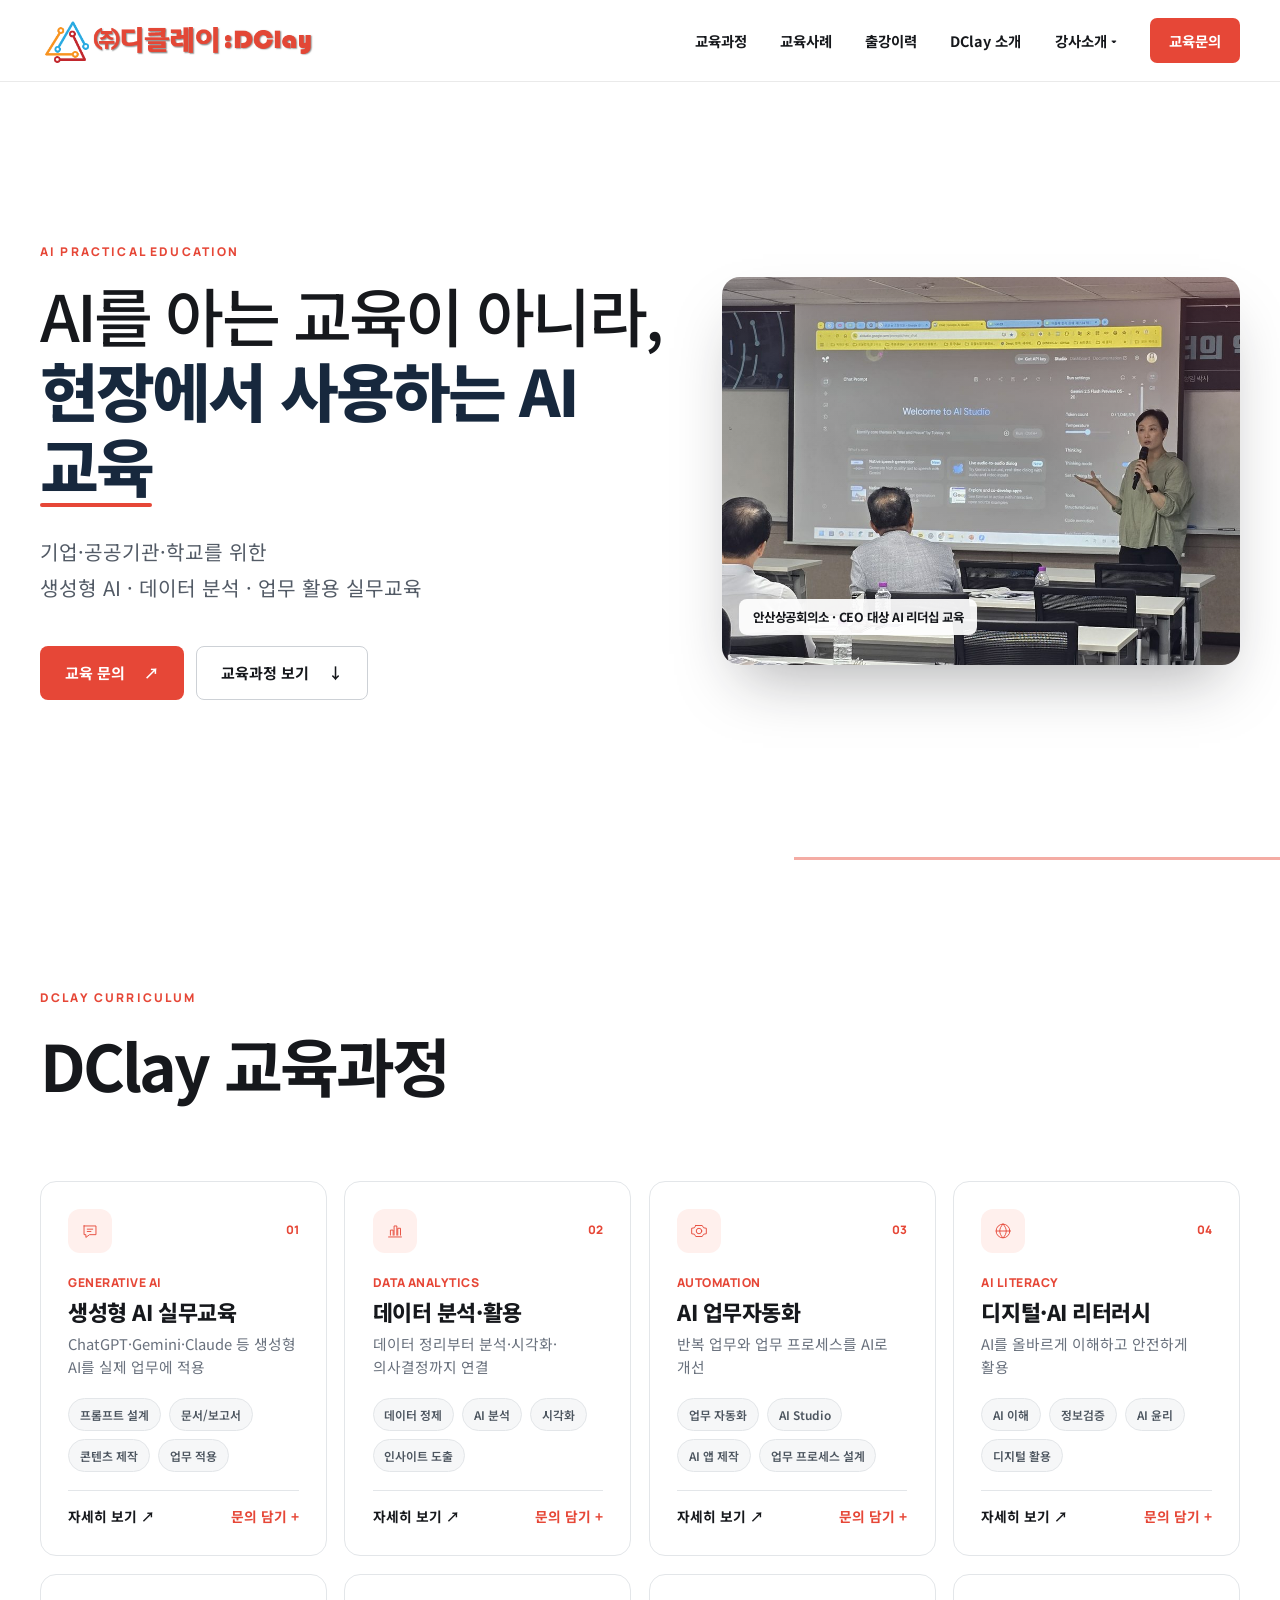
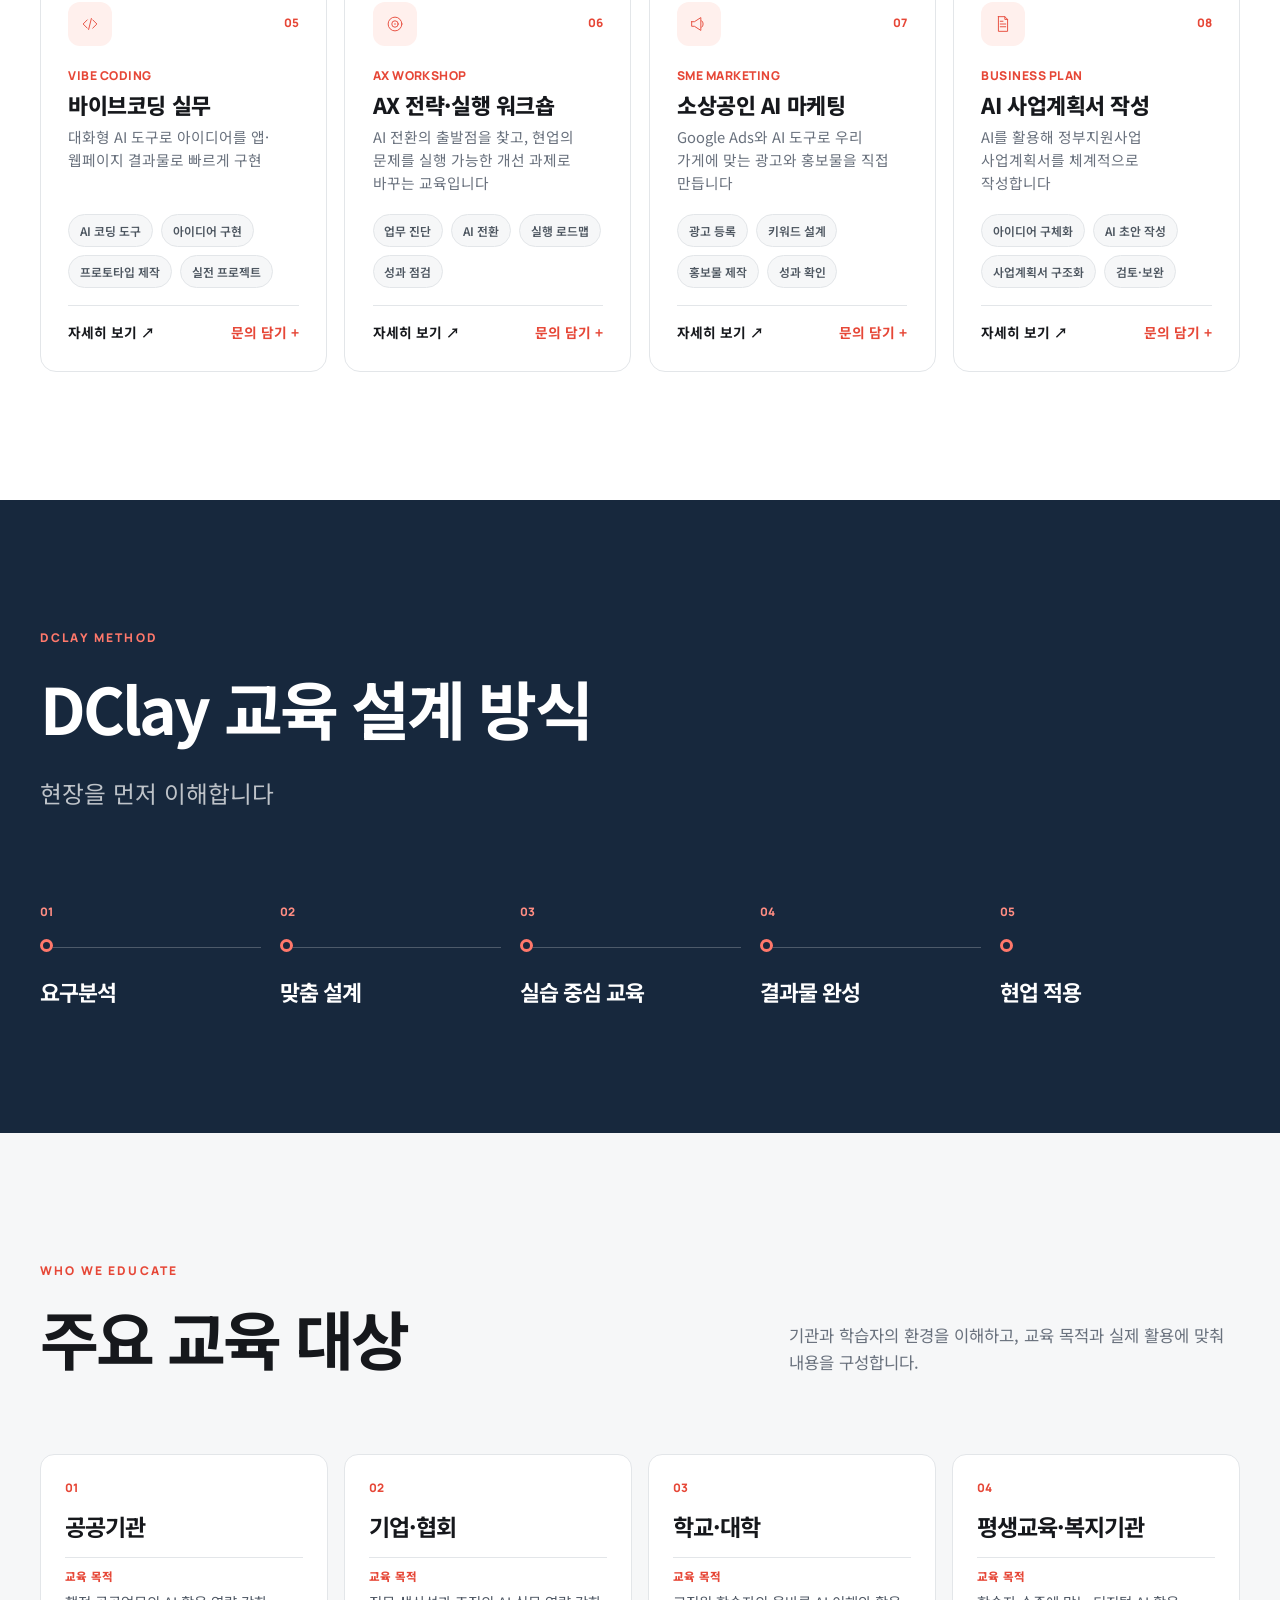
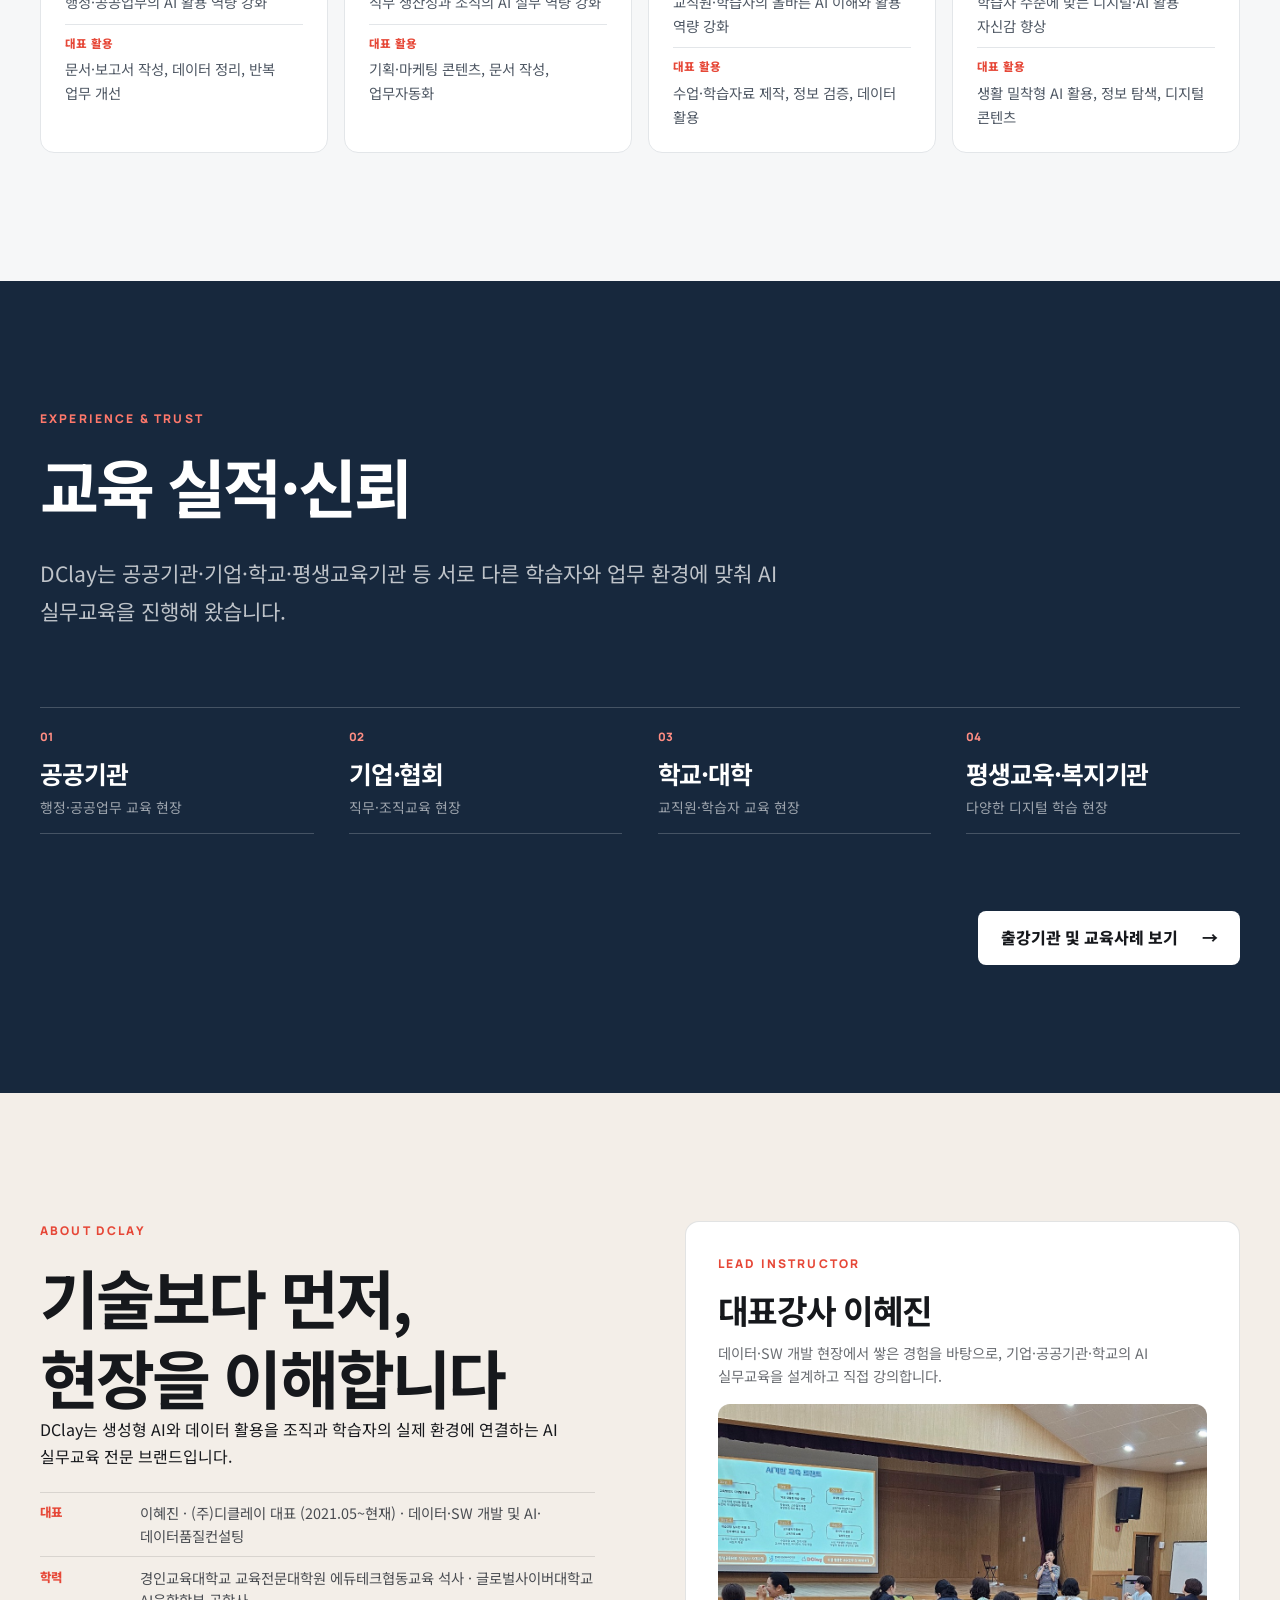
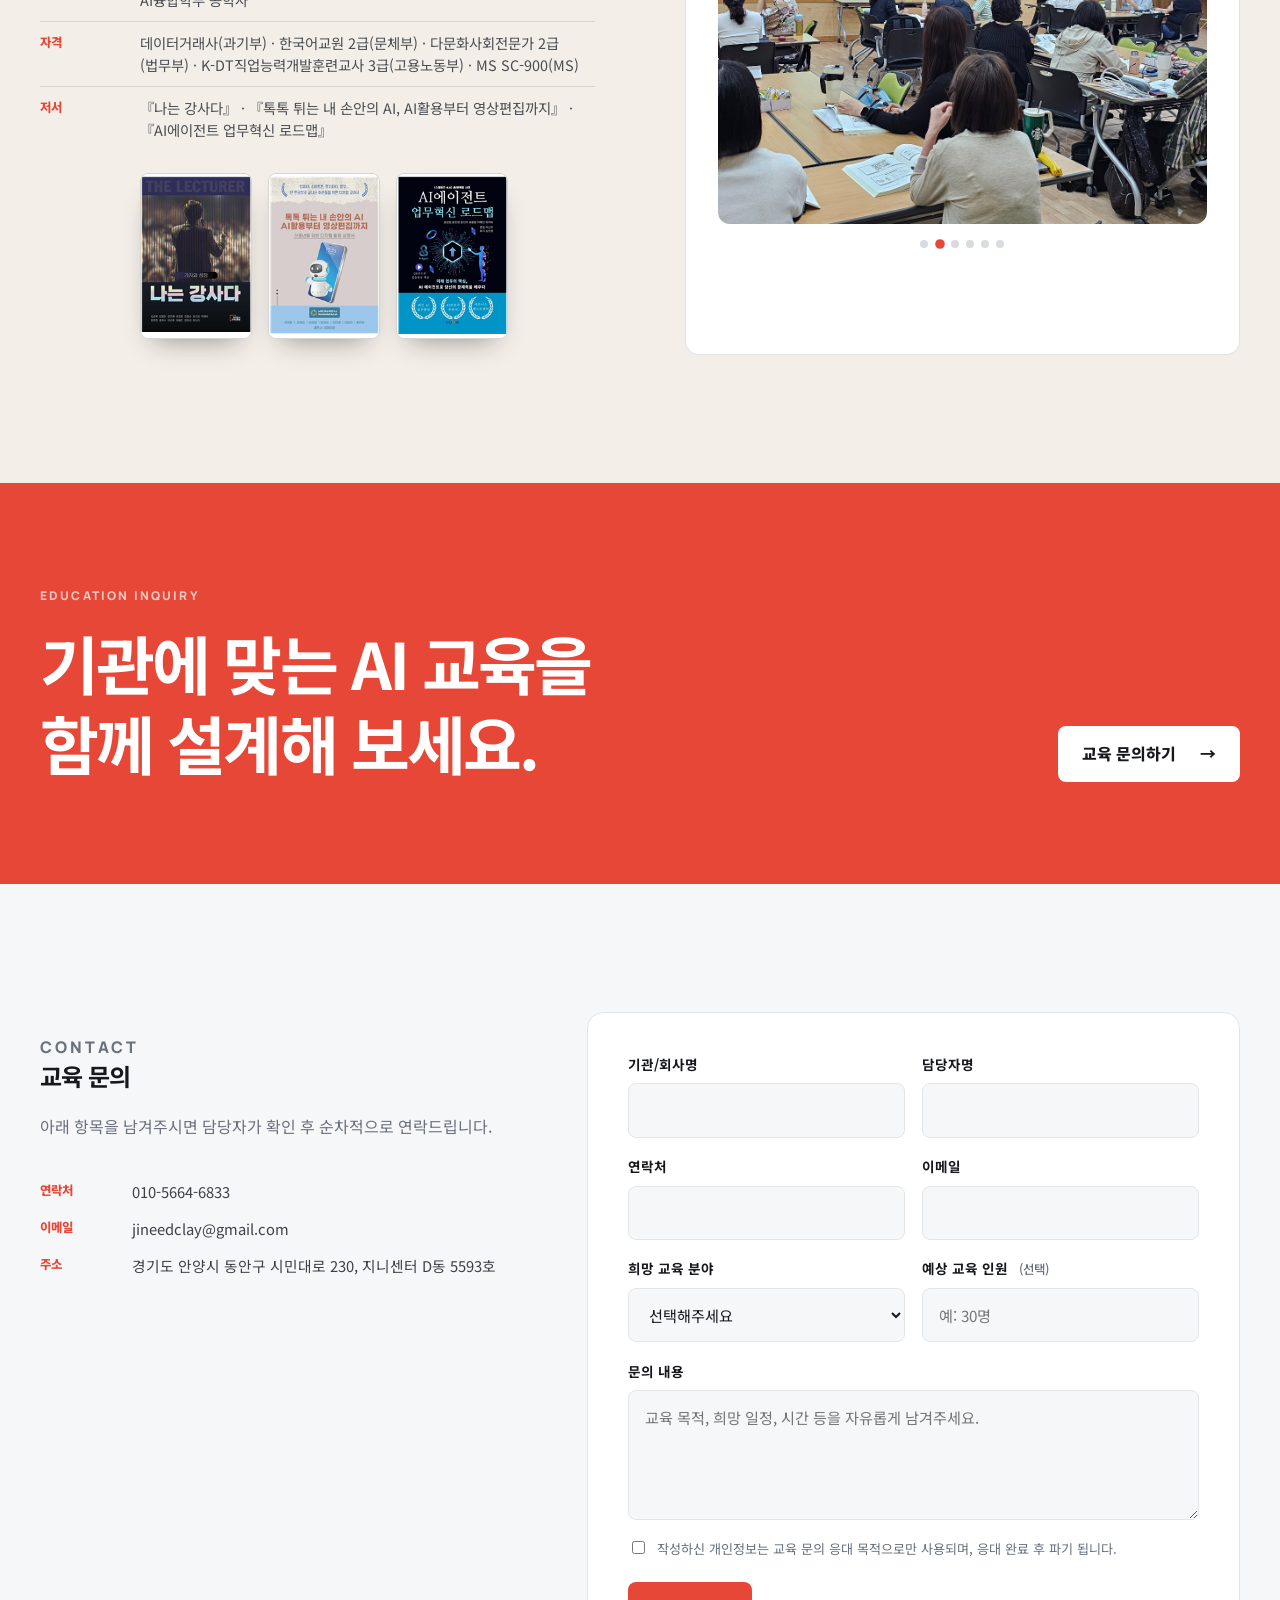
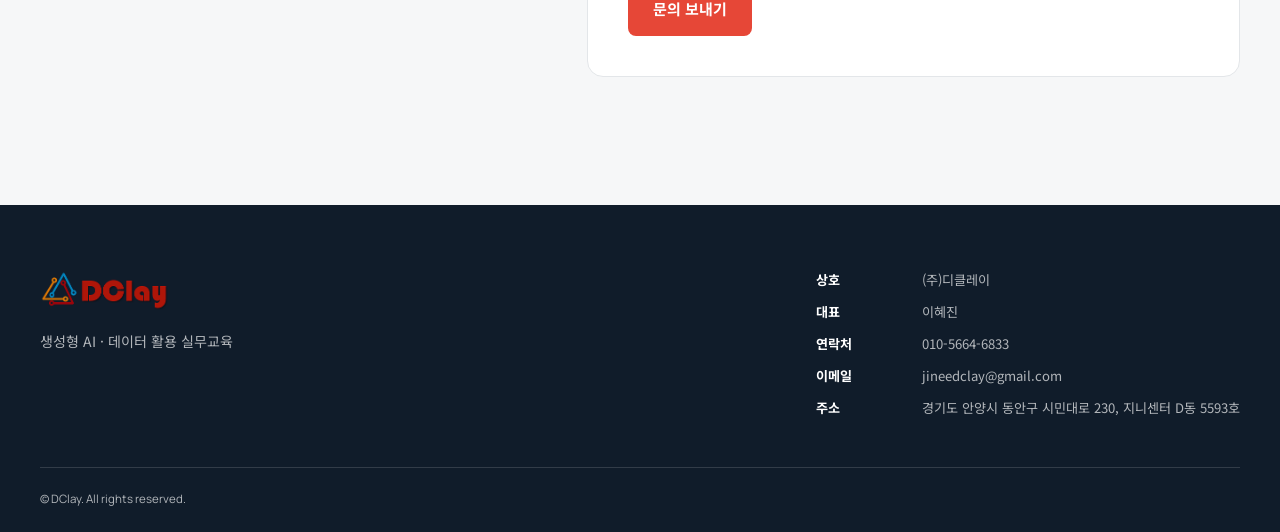
<file: index.html>
<!doctype html>
<html lang="ko">
<head>
  <meta charset="UTF-8">
  <meta name="viewport" content="width=device-width, initial-scale=1.0">
  <title>㈜디클레이(DClay) - AI 실무교육 | 현장에서 사용하는 AI 교육</title>
  <meta name="description" content="㈜디클레이(DClay)는 기업·공공기관·학교를 위한 생성형 AI, 데이터 분석, 업무 활용 실무교육 전문 브랜드입니다.">
  <meta name="theme-color" content="#ffffff">
  <link rel="stylesheet" href="css/style.css?v=20260912-13">
  <script src="js/main.js?v=20260912-9" defer></script>
  <script src="js/carousel.js?v=20260912-9" defer></script>
  <script type="application/ld+json">
  {
    "@context": "https://schema.org",
    "@type": "Organization",
    "name": "㈜디클레이",
    "alternateName": ["주식회사 디클레이", "디클레이", "DClay"],
    "url": "https://jineedclay.github.io/ai-edu/",
    "logo": "https://jineedclay.github.io/ai-edu/img/dclay-logo-full.png",
    "founder": { "@type": "Person", "name": "이혜진" },
    "address": {
      "@type": "PostalAddress",
      "streetAddress": "시민대로 230, 지니센터 D동 5593호",
      "addressLocality": "안양시 동안구",
      "addressRegion": "경기도",
      "addressCountry": "KR"
    },
    "sameAs": [
      "https://blog.naver.com/dclay_edu"
    ]
  }
  </script>
</head>
<body id="top">
  <a class="skip-link" href="#main-content">본문 바로가기</a>

  <header class="site-header" id="site-header">
    <div class="container header-inner">
      <a class="brand" href="#top" aria-label="DClay 홈으로 이동">
        <img src="img/dclay-logo-full.png" alt="㈜디클레이 DClay" width="483" height="97">
      </a>
      <button class="menu-toggle" type="button" aria-expanded="false" aria-controls="primary-navigation" aria-label="메뉴 열기">
        <span></span><span></span><span></span>
      </button>
      <nav class="primary-nav" id="primary-navigation" aria-label="주요 메뉴">
        <a href="#curriculum">교육과정</a>
        <a href="#education-cases">교육사례</a>
        <a href="institutions.html">출강이력</a>
        <a href="https://www.google.com/search?sca_esv=d02f1cfad0f003e9&biw=1497&bih=1020&sxsrf=APpeQnvHcux0VURXKA1gDdTrSal9pL-v2Q%3A1789214734479&q=(%EC%A3%BC)%EB%94%94%ED%81%B4%EB%A0%88%EC%9D%B4&stick=H4sIAAAAAAAAAONgU1I1qDAzszA2tTAxNDM1NzFLNUyyMqhIS05KNjA1Mk00tUwxMzdKWcQqqPFm8R7N11OmvG3c8npBx5u5WwDxBFzNPQAAAA&mat=CbwBlJvJQVDv&ved=2ahUKEwiBo7OlgOmWAxUOnK8BHfsRK-wQrMcEegQIIxAF" target="_blank" rel="noopener noreferrer">DClay 소개</a>
        <div class="nav-dropdown">
          <button type="button" class="nav-dropdown-toggle" aria-expanded="false" aria-controls="instructor-menu">강사소개 <span class="nav-caret" aria-hidden="true">▾</span></button>
          <div class="nav-dropdown-menu" id="instructor-menu">
            <div class="nav-dropdown">
              <button type="button" class="nav-dropdown-toggle" aria-expanded="false" aria-controls="instructor-menu-owner">대표강사 <span class="nav-caret" aria-hidden="true">▾</span></button>
              <div class="nav-dropdown-menu" id="instructor-menu-owner">
                <a href="#about-dclay">소개 페이지</a>
                <a href="https://blog.naver.com/dclay_edu" target="_blank" rel="noopener noreferrer">블로그홈</a>
                <a href="https://search.naver.com/search.naver?where=nexearch&sm=tab_etc&mra=bjky&pkid=1&os=33527832&qvt=0&query=%EC%9D%B4%ED%98%9C%EC%A7%84" target="_blank" rel="noopener noreferrer">네이버 인물등록</a>
                <a href="https://search.naver.com/search.naver?sm=tab_hty.top&where=nexearch&ssc=tab.nx.all&query=%28%EC%A3%BC%29%EB%94%94%ED%81%B4%EB%A0%88%EC%9D%B4+%EC%9D%B4%ED%98%9C%EC%A7%84+%EB%8C%80%ED%91%9C&oquery=%EC%9D%B4%ED%98%9C%EC%A7%84&tqi=jqR%2BGdqX6IT8oRGK7vG-379817&ackey=ii3g0a8o" target="_blank" rel="noopener noreferrer">보도자료</a>
              </div>
            </div>
            <div class="nav-dropdown">
              <button type="button" class="nav-dropdown-toggle" aria-expanded="false" aria-controls="instructor-menu-resident">전임강사 <span class="nav-caret" aria-hidden="true">▾</span></button>
              <div class="nav-dropdown-menu" id="instructor-menu-resident">
                <span class="nav-dropdown-empty">추가 예정</span>
              </div>
            </div>
          </div>
        </div>
        <a class="nav-cta" href="#education-inquiry">교육문의</a>
      </nav>
    </div>
  </header>

  <main id="main-content">
    <section class="hero" aria-labelledby="hero-title">
      <div class="container hero-inner">
        <div class="hero-copy">
          <p class="eyebrow">AI PRACTICAL EDUCATION</p>
          <h1 id="hero-title">AI를 아는 교육이 아니라,<br><strong>현장에서 사용하는 AI 교육</strong></h1>
          <p class="hero-description">기업·공공기관·학교를 위한<br>생성형 AI · 데이터 분석 · 업무 활용 실무교육</p>
          <div class="hero-actions">
            <a class="button button-primary" href="#education-inquiry">교육 문의 <span aria-hidden="true">↗</span></a>
            <a class="button button-secondary" href="#curriculum">교육과정 보기 <span aria-hidden="true">↓</span></a>
          </div>
        </div>
        <div class="hero-photo">
          <img src="img_hero/class6.jpg" alt="DClay 이혜진 강사가 기업 임직원 대상 AI 실무교육을 진행하는 모습" loading="eager">
          <p class="hero-photo-tag">안산상공회의소 · CEO 대상 AI 리더십 교육</p>
        </div>
      </div>
    </section>

    <section class="section curriculum" id="curriculum" aria-labelledby="curriculum-title">
      <div class="container">
        <div class="section-heading">
          <div><p class="eyebrow">DCLAY CURRICULUM</p><h2 id="curriculum-title">DClay 교육과정</h2></div>
        </div>
        <div class="course-list">
          <article class="course-card" data-course-id="generative-ai">
            <div class="course-card-head">
              <div class="course-icon" aria-hidden="true"><svg viewBox="0 0 48 48"><path d="M11 13h26v19H23l-8 6v-6h-4V13Z"/><path d="M18 20h12M18 25h8"/></svg></div>
              <div class="course-index">01</div>
            </div>
            <div class="course-copy">
              <span class="course-copy-tag">GENERATIVE AI</span>
              <h3>생성형 AI 실무교육</h3>
              <p>ChatGPT·Gemini·Claude 등 생성형 AI를 실제 업무에 적용</p>
            </div>
            <div class="course-topics" aria-label="주요 내용"><span>프롬프트 설계</span><span>문서/보고서</span><span>콘텐츠 제작</span><span>업무 적용</span></div>
            <div class="course-actions">
              <button type="button" class="course-action-detail" data-open-course="generative-ai">자세히 보기 <span aria-hidden="true">↗</span></button>
              <button type="button" class="course-action-inquiry" data-inquiry-course="generative-ai">문의 담기 <span aria-hidden="true">+</span></button>
            </div>
          </article>
          <article class="course-card" data-course-id="data-analytics">
            <div class="course-card-head">
              <div class="course-icon" aria-hidden="true"><svg viewBox="0 0 48 48"><path d="M10 37h28M14 33V22h6v11M22 33V13h6v20M30 33V18h6v15"/></svg></div>
              <div class="course-index">02</div>
            </div>
            <div class="course-copy">
              <span class="course-copy-tag">DATA ANALYTICS</span>
              <h3>데이터 분석·활용</h3>
              <p>데이터 정리부터 분석·시각화·의사결정까지 연결</p>
            </div>
            <div class="course-topics" aria-label="주요 내용"><span>데이터 정제</span><span>AI 분석</span><span>시각화</span><span>인사이트 도출</span></div>
            <div class="course-actions">
              <button type="button" class="course-action-detail" data-open-course="data-analytics">자세히 보기 <span aria-hidden="true">↗</span></button>
              <button type="button" class="course-action-inquiry" data-inquiry-course="data-analytics">문의 담기 <span aria-hidden="true">+</span></button>
            </div>
          </article>
          <article class="course-card" data-course-id="automation">
            <div class="course-card-head">
              <div class="course-icon" aria-hidden="true"><svg viewBox="0 0 48 48"><path d="M17 12h14l3 5 6 1v12l-6 1-3 5H17l-3-5-6-1V18l6-1 3-5Z"/><circle cx="24" cy="24" r="6"/></svg></div>
              <div class="course-index">03</div>
            </div>
            <div class="course-copy">
              <span class="course-copy-tag">AUTOMATION</span>
              <h3>AI 업무자동화</h3>
              <p>반복 업무와 업무 프로세스를 AI로 개선</p>
            </div>
            <div class="course-topics" aria-label="주요 내용"><span>업무 자동화</span><span>AI Studio</span><span>AI 앱 제작</span><span>업무 프로세스 설계</span></div>
            <div class="course-actions">
              <button type="button" class="course-action-detail" data-open-course="automation">자세히 보기 <span aria-hidden="true">↗</span></button>
              <button type="button" class="course-action-inquiry" data-inquiry-course="automation">문의 담기 <span aria-hidden="true">+</span></button>
            </div>
          </article>
          <article class="course-card" data-course-id="literacy">
            <div class="course-card-head">
              <div class="course-icon" aria-hidden="true"><svg viewBox="0 0 48 48"><circle cx="24" cy="24" r="15"/><path d="M9 24h30M24 9c5 5 7 10 7 15s-2 10-7 15c-5-5-7-10-7-15s2-10 7-15Z"/></svg></div>
              <div class="course-index">04</div>
            </div>
            <div class="course-copy">
              <span class="course-copy-tag">AI LITERACY</span>
              <h3>디지털·AI 리터러시</h3>
              <p>AI를 올바르게 이해하고 안전하게 활용</p>
            </div>
            <div class="course-topics" aria-label="주요 내용"><span>AI 이해</span><span>정보검증</span><span>AI 윤리</span><span>디지털 활용</span></div>
            <div class="course-actions">
              <button type="button" class="course-action-detail" data-open-course="literacy">자세히 보기 <span aria-hidden="true">↗</span></button>
              <button type="button" class="course-action-inquiry" data-inquiry-course="literacy">문의 담기 <span aria-hidden="true">+</span></button>
            </div>
          </article>
          <article class="course-card" data-course-id="vibe-coding">
            <div class="course-card-head">
              <div class="course-icon" aria-hidden="true"><svg viewBox="0 0 48 48"><path d="M18 15 9 24l9 9M30 15l9 9-9 9M27 12l-6 24"/></svg></div>
              <div class="course-index">05</div>
            </div>
            <div class="course-copy">
              <span class="course-copy-tag">VIBE CODING</span>
              <h3>바이브코딩 실무</h3>
              <p>대화형 AI 도구로 아이디어를 앱·웹페이지 결과물로 빠르게 구현</p>
            </div>
            <div class="course-topics" aria-label="주요 내용"><span>AI 코딩 도구</span><span>아이디어 구현</span><span>프로토타입 제작</span><span>실전 프로젝트</span></div>
            <div class="course-actions">
              <button type="button" class="course-action-detail" data-open-course="vibe-coding">자세히 보기 <span aria-hidden="true">↗</span></button>
              <button type="button" class="course-action-inquiry" data-inquiry-course="vibe-coding">문의 담기 <span aria-hidden="true">+</span></button>
            </div>
          </article>
          <article class="course-card" data-course-id="ax-workshop">
            <div class="course-card-head">
              <div class="course-icon" aria-hidden="true"><svg viewBox="0 0 48 48"><circle cx="24" cy="24" r="15"/><circle cx="24" cy="24" r="7"/><circle cx="24" cy="24" r="1.6" fill="currentColor" stroke="none"/></svg></div>
              <div class="course-index">06</div>
            </div>
            <div class="course-copy">
              <span class="course-copy-tag">AX WORKSHOP</span>
              <h3>AX 전략·실행 워크숍</h3>
              <p>AI 전환의 출발점을 찾고, 현업의 문제를 실행 가능한 개선 과제로 바꾸는 교육입니다</p>
            </div>
            <div class="course-topics" aria-label="주요 내용"><span>업무 진단</span><span>AI 전환</span><span>실행 로드맵</span><span>성과 점검</span></div>
            <div class="course-actions">
              <button type="button" class="course-action-detail" data-open-course="ax-workshop">자세히 보기 <span aria-hidden="true">↗</span></button>
              <button type="button" class="course-action-inquiry" data-inquiry-course="ax-workshop">문의 담기 <span aria-hidden="true">+</span></button>
            </div>
          </article>
          <article class="course-card" data-course-id="sme-marketing">
            <div class="course-card-head">
              <div class="course-icon" aria-hidden="true"><svg viewBox="0 0 48 48"><path d="M8 19h6l14-9v28l-14-9H8V19Z"/><path d="M30 17a9 9 0 0 1 0 14"/></svg></div>
              <div class="course-index">07</div>
            </div>
            <div class="course-copy">
              <span class="course-copy-tag">SME MARKETING</span>
              <h3>소상공인 AI 마케팅</h3>
              <p>Google Ads와 AI 도구로 우리 가게에 맞는 광고와 홍보물을 직접 만듭니다</p>
            </div>
            <div class="course-topics" aria-label="주요 내용"><span>광고 등록</span><span>키워드 설계</span><span>홍보물 제작</span><span>성과 확인</span></div>
            <div class="course-actions">
              <button type="button" class="course-action-detail" data-open-course="sme-marketing">자세히 보기 <span aria-hidden="true">↗</span></button>
              <button type="button" class="course-action-inquiry" data-inquiry-course="sme-marketing">문의 담기 <span aria-hidden="true">+</span></button>
            </div>
          </article>
          <article class="course-card" data-course-id="business-plan">
            <div class="course-card-head">
              <div class="course-icon" aria-hidden="true"><svg viewBox="0 0 48 48"><path d="M14 8h14l6 6v26H14V8Z"/><path d="M28 8v6h6"/><path d="M18 24h12M18 30h12M18 18h6"/></svg></div>
              <div class="course-index">08</div>
            </div>
            <div class="course-copy">
              <span class="course-copy-tag">BUSINESS PLAN</span>
              <h3>AI 사업계획서 작성</h3>
              <p>AI를 활용해 정부지원사업 사업계획서를 체계적으로 작성합니다</p>
            </div>
            <div class="course-topics" aria-label="주요 내용"><span>아이디어 구체화</span><span>AI 초안 작성</span><span>사업계획서 구조화</span><span>검토·보완</span></div>
            <div class="course-actions">
              <button type="button" class="course-action-detail" data-open-course="business-plan">자세히 보기 <span aria-hidden="true">↗</span></button>
              <button type="button" class="course-action-inquiry" data-inquiry-course="business-plan">문의 담기 <span aria-hidden="true">+</span></button>
            </div>
          </article>
        </div>
      </div>
    </section>

    <section class="section method" id="method" aria-labelledby="method-title">
      <div class="container">
        <div class="method-heading">
          <p class="eyebrow">DCLAY METHOD</p>
          <h2 id="method-title">DClay 교육 설계 방식</h2>
          <p class="method-message">현장을 먼저 이해합니다</p>
        </div>
        <ol class="method-flow" aria-label="DClay 교육 설계 5단계">
          <li><span class="method-number">01</span><div class="method-marker"><span></span></div><h3>요구분석</h3></li>
          <li><span class="method-number">02</span><div class="method-marker"><span></span></div><h3>맞춤 설계</h3></li>
          <li><span class="method-number">03</span><div class="method-marker"><span></span></div><h3>실습 중심 교육</h3></li>
          <li><span class="method-number">04</span><div class="method-marker"><span></span></div><h3>결과물 완성</h3></li>
          <li><span class="method-number">05</span><div class="method-marker"><span></span></div><h3>현업 적용</h3></li>
        </ol>
      </div>
    </section>

    <section class="section audiences" id="audiences" aria-labelledby="audiences-title">
      <div class="container">
        <div class="section-heading section-heading-split">
          <div>
            <p class="eyebrow">WHO WE EDUCATE</p>
            <h2 id="audiences-title">주요 교육 대상</h2>
          </div>
          <p>기관과 학습자의 환경을 이해하고, 교육 목적과 실제 활용에 맞춰 내용을 구성합니다.</p>
        </div>

        <div class="audience-grid">
          <article class="audience-card">
            <span class="audience-number">01</span>
            <h3>공공기관</h3>
            <dl>
              <div>
                <dt>교육 목적</dt>
                <dd>행정·공공업무의 AI 활용 역량 강화</dd>
              </div>
              <div>
                <dt>대표 활용</dt>
                <dd>문서·보고서 작성, 데이터 정리, 반복 업무 개선</dd>
              </div>
            </dl>
          </article>

          <article class="audience-card">
            <span class="audience-number">02</span>
            <h3>기업·협회</h3>
            <dl>
              <div>
                <dt>교육 목적</dt>
                <dd>직무 생산성과 조직의 AI 실무 역량 강화</dd>
              </div>
              <div>
                <dt>대표 활용</dt>
                <dd>기획·마케팅 콘텐츠, 문서 작성, 업무자동화</dd>
              </div>
            </dl>
          </article>

          <article class="audience-card">
            <span class="audience-number">03</span>
            <h3>학교·대학</h3>
            <dl>
              <div>
                <dt>교육 목적</dt>
                <dd>교직원·학습자의 올바른 AI 이해와 활용 역량 강화</dd>
              </div>
              <div>
                <dt>대표 활용</dt>
                <dd>수업·학습자료 제작, 정보 검증, 데이터 활용</dd>
              </div>
            </dl>
          </article>

          <article class="audience-card">
            <span class="audience-number">04</span>
            <h3>평생교육·복지기관</h3>
            <dl>
              <div>
                <dt>교육 목적</dt>
                <dd>학습자 수준에 맞는 디지털·AI 활용 자신감 향상</dd>
              </div>
              <div>
                <dt>대표 활용</dt>
                <dd>생활 밀착형 AI 활용, 정보 탐색, 디지털 콘텐츠</dd>
              </div>
            </dl>
          </article>
        </div>
      </div>
    </section>

    <section class="section trust" id="education-cases" aria-labelledby="trust-title">
      <div class="container trust-inner">
        <div class="trust-heading">
          <p class="eyebrow">EXPERIENCE &amp; TRUST</p>
          <h2 id="trust-title">교육 실적·신뢰</h2>
          <p class="trust-lead">DClay는 공공기관·기업·학교·평생교육기관 등 서로 다른 학습자와 업무 환경에 맞춰 AI 실무교육을 진행해 왔습니다.</p>
        </div>

        <div class="trust-fields" aria-label="DClay 교육 현장 경험">
          <article><span>01</span><h3>공공기관</h3><p>행정·공공업무 교육 현장</p></article>
          <article><span>02</span><h3>기업·협회</h3><p>직무·조직교육 현장</p></article>
          <article><span>03</span><h3>학교·대학</h3><p>교직원·학습자 교육 현장</p></article>
          <article><span>04</span><h3>평생교육·복지기관</h3><p>다양한 디지털 학습 현장</p></article>
        </div>

        <a class="trust-link" href="institutions.html">출강기관 및 교육사례 보기 <span aria-hidden="true">→</span></a>
      </div>
    </section>

    <section class="section about-dclay" id="about-dclay" aria-labelledby="about-dclay-title">
      <div class="container about-layout">
        <div class="about-heading">
          <p class="eyebrow">ABOUT DCLAY</p>
          <h2 id="about-dclay-title">기술보다 먼저,<br>현장을 이해합니다</h2>
          <p>DClay는 생성형 AI와 데이터 활용을 조직과 학습자의 실제 환경에 연결하는 AI 실무교육 전문 브랜드입니다.</p>

          <dl class="about-bio">
            <div class="about-bio-item">
              <dt>대표</dt>
              <dd>이혜진 · (주)디클레이 대표 (2021.05~현재) · 데이터·SW 개발 및 AI·데이터품질컨설팅</dd>
            </div>
            <div class="about-bio-item">
              <dt>학력</dt>
              <dd>경인교육대학교 교육전문대학원 에듀테크협동교육 석사 · 글로벌사이버대학교 AI융합학부 공학사</dd>
            </div>
            <div class="about-bio-item">
              <dt>자격</dt>
              <dd>데이터거래사(과기부) · 한국어교원 2급(문체부) · 다문화사회전문가 2급(법무부) · K-DT직업능력개발훈련교사 3급(고용노동부) · MS SC-900(MS)</dd>
            </div>
            <div class="about-bio-item">
              <dt>저서</dt>
              <dd>『나는 강사다』 · 『톡톡 튀는 내 손안의 AI, AI활용부터 영상편집까지』 · 『AI에이전트 업무혁신 로드맵』</dd>
              <div class="book-covers">
                <img src="img/book-lecturer.png" alt="『나는 강사다』 책 표지" loading="lazy">
                <img src="img/book-ai-handy.png" alt="『톡톡 튀는 내 손안의 AI, AI활용부터 영상편집까지』 책 표지" loading="lazy">
                <img src="img/book-ai-agent.png" alt="『AI에이전트 업무혁신 로드맵』 책 표지" loading="lazy">
              </div>
            </div>
          </dl>
        </div>

        <aside class="instructor-slot" aria-labelledby="instructor-name">
          <p class="eyebrow">LEAD INSTRUCTOR</p>
          <h3 id="instructor-name">대표강사 이혜진</h3>
          <p class="instructor-note">데이터·SW 개발 현장에서 쌓은 경험을 바탕으로, 기업·공공기관·학교의 AI 실무교육을 설계하고 직접 강의합니다.</p>

          <div class="instructor-photo-carousel" data-carousel aria-label="이혜진 강사 교육 현장 사진">
            <div class="carousel-slide is-active"><img src="img_hero/class1.jpg" alt="AI 디지털배움터 컴퓨터실 실습 교육 현장"></div>
            <div class="carousel-slide"><img src="img_hero/class2.jpg" alt="기업 임직원 대상 AI 실무교육 강의 현장"></div>
            <div class="carousel-slide"><img src="img_hero/class3.jpg" alt="공공기관 AI 활용 교육 강의 현장"></div>
            <div class="carousel-slide"><img src="img_hero/class4.jpg" alt="다수 인원 대상 AI 실무교육 강의 현장"></div>
            <div class="carousel-slide"><img src="img_hero/class5.jpg" alt="클로드 AI 에이전트 사용법 소규모 실습 교육"></div>
            <div class="carousel-slide"><img src="img_hero/class6.jpg" alt="안산상공회의소 CEO 대상 AI 리더십 교육 강의 현장"></div>
          </div>
          <div class="carousel-dots" data-carousel-dots aria-hidden="true"></div>
        </aside>
      </div>
    </section>

    <section class="inquiry-cta" id="education-inquiry" aria-labelledby="inquiry-title">
      <div class="container inquiry-inner">
        <div>
          <p class="eyebrow">EDUCATION INQUIRY</p>
          <h2 id="inquiry-title">기관에 맞는 AI 교육을<br>함께 설계해 보세요.</h2>
        </div>
        <a class="inquiry-button" href="#inquiry-form">교육 문의하기 <span aria-hidden="true">→</span></a>
      </div>
    </section>

    <section class="section inquiry-form-section" id="inquiry-form" aria-labelledby="inquiry-form-title">
      <div class="container inquiry-form-layout">
        <div class="inquiry-form-heading">
          <p class="eyebrow">CONTACT</p>
          <h2 id="inquiry-form-title">교육 문의</h2>
          <p>아래 항목을 남겨주시면 담당자가 확인 후 순차적으로 연락드립니다.</p>
          <dl>
            <div><dt>연락처</dt><dd>010-5664-6833</dd></div>
            <div><dt>이메일</dt><dd>jineedclay@gmail.com</dd></div>
            <div><dt>주소</dt><dd>경기도 안양시 동안구 시민대로 230, 지니센터 D동 5593호</dd></div>
          </dl>
        </div>

        <form class="inquiry-form" id="education-inquiry-form">
          <div class="form-row form-row-2">
            <div class="form-field">
              <label for="field-org">기관/회사명</label>
              <input type="text" id="field-org" name="company" required>
            </div>
            <div class="form-field">
              <label for="field-name">담당자명</label>
              <input type="text" id="field-name" name="name" required>
            </div>
          </div>
          <div class="form-row form-row-2">
            <div class="form-field">
              <label for="field-phone">연락처</label>
              <input type="tel" id="field-phone" name="phone" required>
            </div>
            <div class="form-field">
              <label for="field-email">이메일</label>
              <input type="email" id="field-email" name="email" required>
            </div>
          </div>
          <div class="form-row form-row-2">
            <div class="form-field">
              <label for="field-topic">희망 교육 분야</label>
              <select id="field-topic" name="topic">
                <option value="">선택해주세요</option>
                <option>생성형 AI 실무교육</option>
                <option>데이터 분석·활용</option>
                <option>AI 업무자동화</option>
                <option>디지털·AI 리터러시</option>
                <option>바이브코딩 실무</option>
                <option>AX 전략·실행 워크숍</option>
                <option>소상공인 AI 마케팅</option>
                <option>AI 사업계획서 작성</option>
                <option>기타 (내용에 작성)</option>
              </select>
            </div>
            <div class="form-field">
              <label for="field-size">예상 교육 인원 <span class="optional">(선택)</span></label>
              <input type="text" id="field-size" name="size" placeholder="예: 30명">
            </div>
          </div>
          <div class="form-field">
            <label for="field-message">문의 내용</label>
            <textarea id="field-message" name="message" required placeholder="교육 목적, 희망 일정, 시간 등을 자유롭게 남겨주세요."></textarea>
          </div>
          <label class="form-consent">
            <input type="checkbox" required>
            <span>작성하신 개인정보는 교육 문의 응대 목적으로만 사용되며, 응대 완료 후 파기 됩니다.</span>
          </label>
          <div class="form-submit">
            <button class="button button-primary" type="submit">문의 보내기</button>
            <p class="form-status" data-form-status role="status" aria-live="polite"></p>
          </div>
        </form>
      </div>
    </section>
  </main>

  <footer class="site-footer" id="contact-information">
    <div class="container footer-main">
      <div class="footer-brand">
        <img src="img/dclay-logo@2x.png" alt="DClay" width="289" height="94" loading="lazy">
        <p>생성형 AI · 데이터 활용 실무교육</p>
      </div>
      <dl class="footer-information">
        <div><dt>상호</dt><dd>(주)디클레이</dd></div>
        <div><dt>대표</dt><dd>이혜진</dd></div>
        <div><dt>연락처</dt><dd>010-5664-6833</dd></div>
        <div><dt>이메일</dt><dd>jineedclay@gmail.com</dd></div>
        <div><dt>주소</dt><dd>경기도 안양시 동안구 시민대로 230, 지니센터 D동 5593호</dd></div>
      </dl>
    </div>
    <div class="container footer-bottom">
      <p>© DClay. All rights reserved.</p>
    </div>
  </footer>

  <button class="top-button" id="top-button" type="button" aria-label="페이지 맨 위로 이동"><span aria-hidden="true">↑</span>TOP</button>

  <div class="course-modal-backdrop" id="course-modal" hidden>
    <div class="course-modal" role="dialog" aria-modal="true" aria-labelledby="course-modal-title">
      <button type="button" class="course-modal-close" id="course-modal-close" aria-label="닫기">✕</button>
      <p class="course-modal-eyebrow"><span id="course-modal-tag"></span> <span aria-hidden="true">·</span> <span id="course-modal-index"></span></p>
      <div class="course-modal-icon" id="course-modal-icon" aria-hidden="true"></div>
      <h3 id="course-modal-title"></h3>
      <p class="course-modal-desc" id="course-modal-desc"></p>

      <dl class="course-modal-stats">
        <div><dt>추천 대상</dt><dd id="course-modal-audience"></dd></div>
        <div><dt>교육 구성</dt><dd id="course-modal-structure"></dd></div>
        <div><dt>실습 결과물</dt><dd id="course-modal-output"></dd></div>
        <div><dt>교육 시간·난이도</dt><dd id="course-modal-duration"></dd></div>
      </dl>

      <div class="course-modal-flow">
        <h4>이런 흐름으로 배웁니다</h4>
        <ol id="course-modal-steps"></ol>
      </div>

      <p class="course-modal-note" id="course-modal-note"></p>

      <div class="course-modal-buttons">
        <button type="button" class="button button-secondary" id="course-modal-copy">교육 링크 복사</button>
        <button type="button" class="button button-primary" id="course-modal-inquiry">문의 담기 <span aria-hidden="true">+</span></button>
      </div>
    </div>
  </div>

  <script src="js/data/courses.js?v=20260912-9"></script>
  <script src="js/course-modal.js?v=20260912-9" defer></script>
  <script src="js/contact-form.js?v=20260912-9" defer></script>
</body>
</html>
</file>
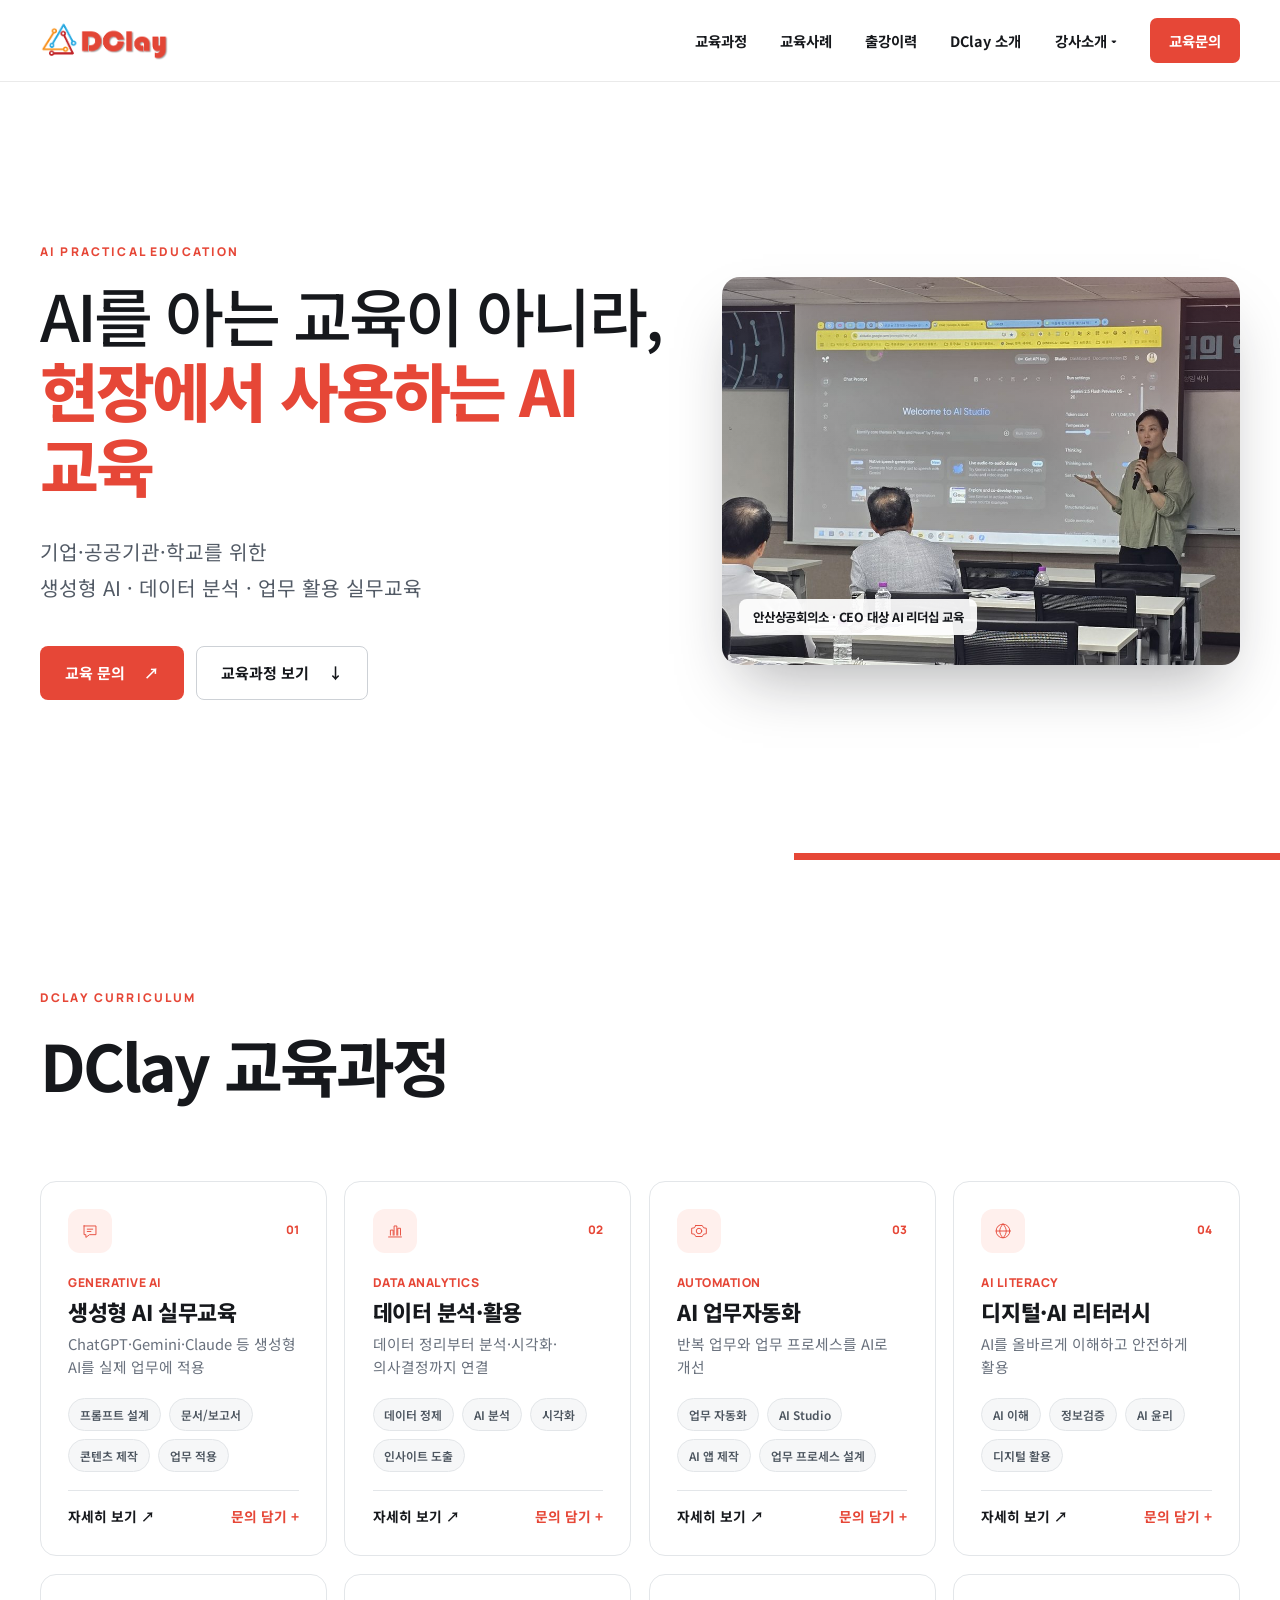
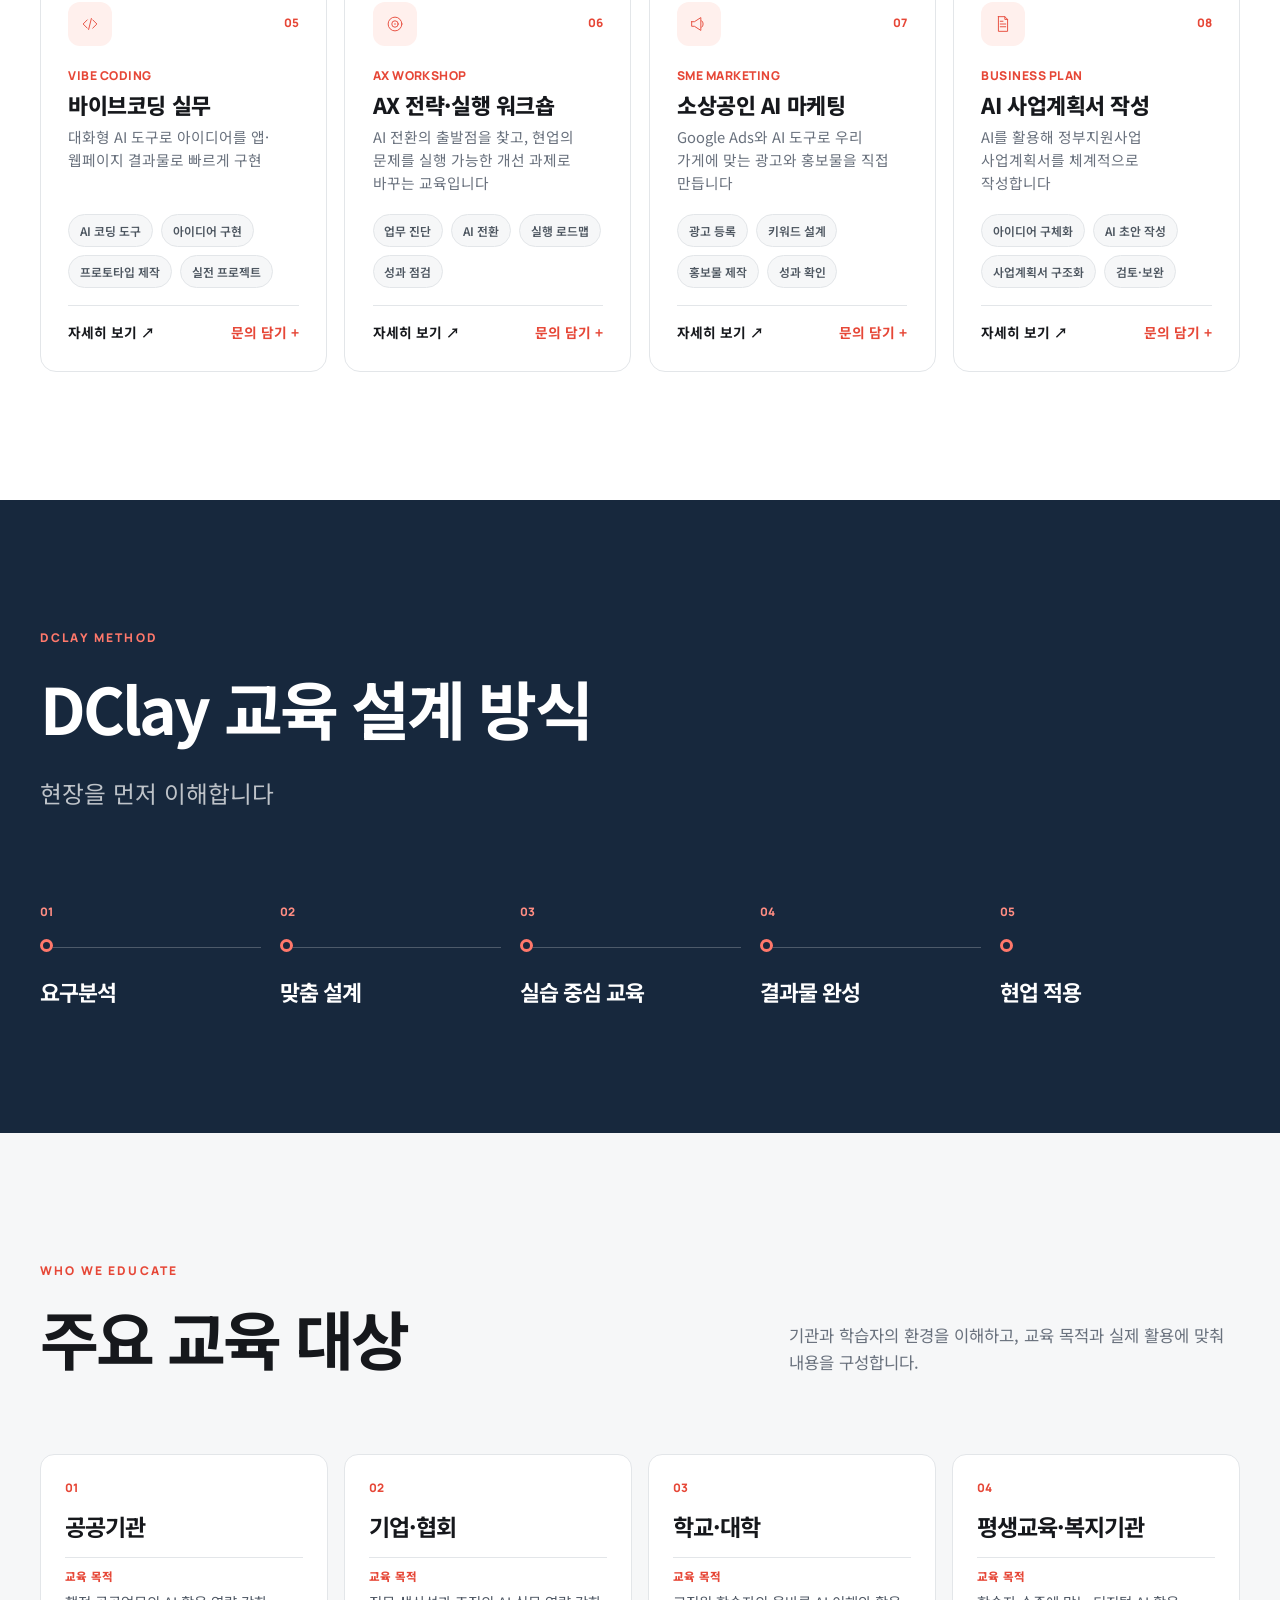
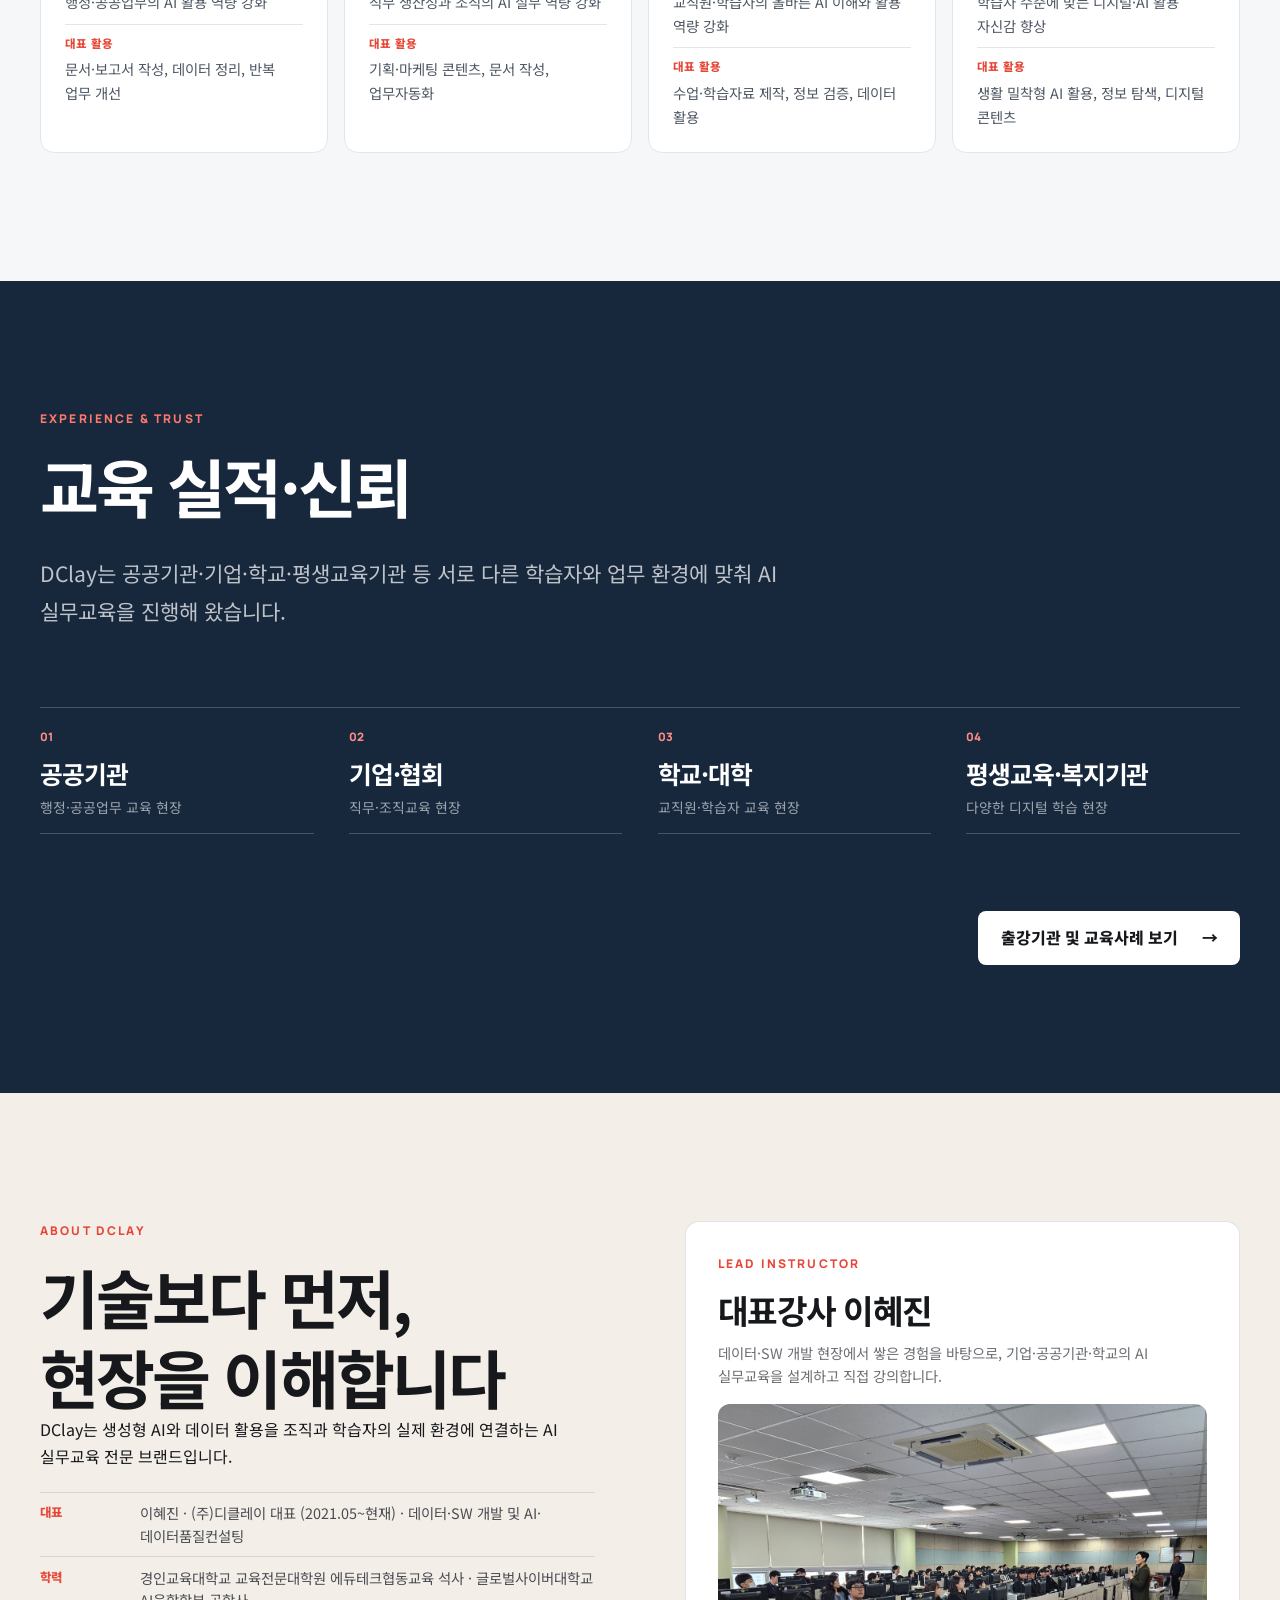
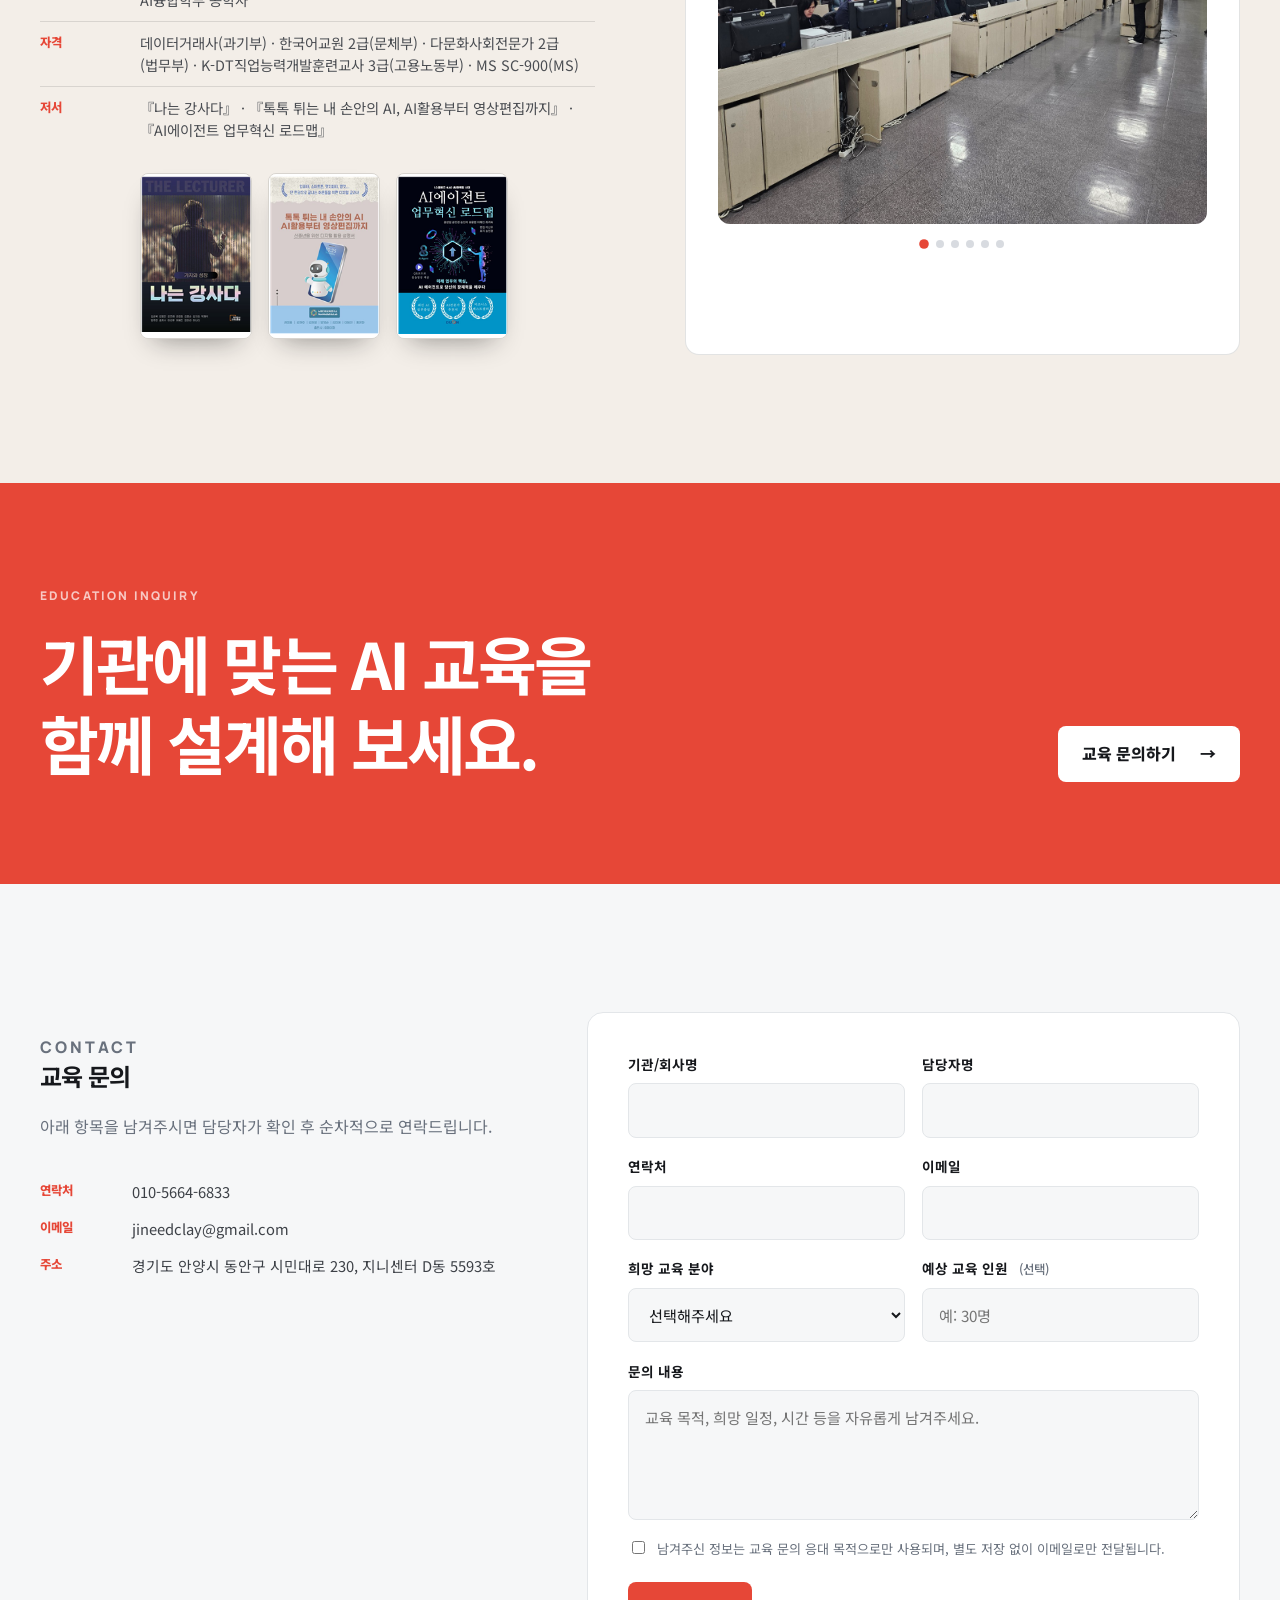
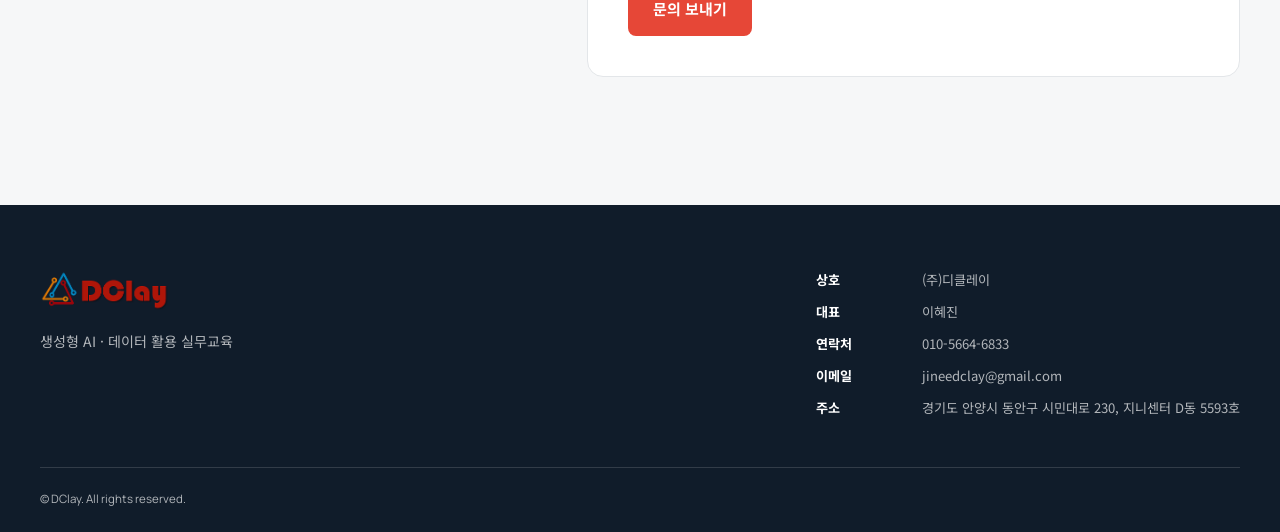
<file: ai-edu/index.html>
<!doctype html>
<html lang="ko">
<head>
  <meta charset="UTF-8">
  <meta name="viewport" content="width=device-width, initial-scale=1.0">
  <title>DClay AI 교육 | 현장에서 사용하는 AI 교육</title>
  <meta name="description" content="기업·공공기관·학교를 위한 생성형 AI, 데이터 분석, 업무 활용 실무교육">
  <meta name="theme-color" content="#ffffff">
  <link rel="stylesheet" href="css/style.css?v=20260912-8">
  <script src="js/main.js" defer></script>
  <script src="js/carousel.js" defer></script>
</head>
<body id="top">
  <a class="skip-link" href="#main-content">본문 바로가기</a>

  <header class="site-header" id="site-header">
    <div class="container header-inner">
      <a class="brand" href="#top" aria-label="DClay 홈으로 이동">
        <img src="img/dclay-logo@2x.png" alt="DClay" width="289" height="94">
      </a>
      <button class="menu-toggle" type="button" aria-expanded="false" aria-controls="primary-navigation" aria-label="메뉴 열기">
        <span></span><span></span><span></span>
      </button>
      <nav class="primary-nav" id="primary-navigation" aria-label="주요 메뉴">
        <a href="#curriculum">교육과정</a>
        <a href="#education-cases">교육사례</a>
        <a href="institutions.html">출강이력</a>
        <a href="https://www.google.com/search?sca_esv=d02f1cfad0f003e9&biw=1497&bih=1020&sxsrf=APpeQnvHcux0VURXKA1gDdTrSal9pL-v2Q%3A1789214734479&q=(%EC%A3%BC)%EB%94%94%ED%81%B4%EB%A0%88%EC%9D%B4&stick=H4sIAAAAAAAAAONgU1I1qDAzszA2tTAxNDM1NzFLNUyyMqhIS05KNjA1Mk00tUwxMzdKWcQqqPFm8R7N11OmvG3c8npBx5u5WwDxBFzNPQAAAA&mat=CbwBlJvJQVDv&ved=2ahUKEwiBo7OlgOmWAxUOnK8BHfsRK-wQrMcEegQIIxAF" target="_blank" rel="noopener noreferrer">DClay 소개</a>
        <div class="nav-dropdown">
          <button type="button" class="nav-dropdown-toggle" aria-expanded="false" aria-controls="instructor-menu">강사소개 <span class="nav-caret" aria-hidden="true">▾</span></button>
          <div class="nav-dropdown-menu" id="instructor-menu">
            <div class="nav-dropdown">
              <button type="button" class="nav-dropdown-toggle" aria-expanded="false" aria-controls="instructor-menu-owner">대표강사 <span class="nav-caret" aria-hidden="true">▾</span></button>
              <div class="nav-dropdown-menu" id="instructor-menu-owner">
                <a href="#about-dclay">소개 페이지</a>
                <a href="https://blog.naver.com/dclay_edu" target="_blank" rel="noopener noreferrer">블로그홈</a>
                <a href="https://search.naver.com/search.naver?where=nexearch&sm=tab_etc&mra=bjky&pkid=1&os=33527832&qvt=0&query=%EC%9D%B4%ED%98%9C%EC%A7%84" target="_blank" rel="noopener noreferrer">네이버 인물등록</a>
                <a href="https://search.naver.com/search.naver?sm=tab_hty.top&where=nexearch&ssc=tab.nx.all&query=%28%EC%A3%BC%29%EB%94%94%ED%81%B4%EB%A0%88%EC%9D%B4+%EC%9D%B4%ED%98%9C%EC%A7%84+%EB%8C%80%ED%91%9C&oquery=%EC%9D%B4%ED%98%9C%EC%A7%84&tqi=jqR%2BGdqX6IT8oRGK7vG-379817&ackey=ii3g0a8o" target="_blank" rel="noopener noreferrer">보도자료</a>
              </div>
            </div>
            <div class="nav-dropdown">
              <button type="button" class="nav-dropdown-toggle" aria-expanded="false" aria-controls="instructor-menu-resident">전임강사 <span class="nav-caret" aria-hidden="true">▾</span></button>
              <div class="nav-dropdown-menu" id="instructor-menu-resident">
                <span class="nav-dropdown-empty">추가 예정</span>
              </div>
            </div>
          </div>
        </div>
        <a class="nav-cta" href="#education-inquiry">교육문의</a>
      </nav>
    </div>
  </header>

  <main id="main-content">
    <section class="hero" aria-labelledby="hero-title">
      <div class="container hero-inner">
        <div class="hero-copy">
          <p class="eyebrow">AI PRACTICAL EDUCATION</p>
          <h1 id="hero-title">AI를 아는 교육이 아니라,<br><strong>현장에서 사용하는 AI 교육</strong></h1>
          <p class="hero-description">기업·공공기관·학교를 위한<br>생성형 AI · 데이터 분석 · 업무 활용 실무교육</p>
          <div class="hero-actions">
            <a class="button button-primary" href="#education-inquiry">교육 문의 <span aria-hidden="true">↗</span></a>
            <a class="button button-secondary" href="#curriculum">교육과정 보기 <span aria-hidden="true">↓</span></a>
          </div>
        </div>
        <div class="hero-photo">
          <img src="img_hero/class6.jpg" alt="DClay 이혜진 강사가 기업 임직원 대상 AI 실무교육을 진행하는 모습" loading="eager">
          <p class="hero-photo-tag">안산상공회의소 · CEO 대상 AI 리더십 교육</p>
        </div>
      </div>
    </section>

    <section class="section curriculum" id="curriculum" aria-labelledby="curriculum-title">
      <div class="container">
        <div class="section-heading">
          <div><p class="eyebrow">DCLAY CURRICULUM</p><h2 id="curriculum-title">DClay 교육과정</h2></div>
        </div>
        <div class="course-list">
          <article class="course-card" data-course-id="generative-ai">
            <div class="course-card-head">
              <div class="course-icon" aria-hidden="true"><svg viewBox="0 0 48 48"><path d="M11 13h26v19H23l-8 6v-6h-4V13Z"/><path d="M18 20h12M18 25h8"/></svg></div>
              <div class="course-index">01</div>
            </div>
            <div class="course-copy">
              <span class="course-copy-tag">GENERATIVE AI</span>
              <h3>생성형 AI 실무교육</h3>
              <p>ChatGPT·Gemini·Claude 등 생성형 AI를 실제 업무에 적용</p>
            </div>
            <div class="course-topics" aria-label="주요 내용"><span>프롬프트 설계</span><span>문서/보고서</span><span>콘텐츠 제작</span><span>업무 적용</span></div>
            <div class="course-actions">
              <button type="button" class="course-action-detail" data-open-course="generative-ai">자세히 보기 <span aria-hidden="true">↗</span></button>
              <button type="button" class="course-action-inquiry" data-inquiry-course="generative-ai">문의 담기 <span aria-hidden="true">+</span></button>
            </div>
          </article>
          <article class="course-card" data-course-id="data-analytics">
            <div class="course-card-head">
              <div class="course-icon" aria-hidden="true"><svg viewBox="0 0 48 48"><path d="M10 37h28M14 33V22h6v11M22 33V13h6v20M30 33V18h6v15"/></svg></div>
              <div class="course-index">02</div>
            </div>
            <div class="course-copy">
              <span class="course-copy-tag">DATA ANALYTICS</span>
              <h3>데이터 분석·활용</h3>
              <p>데이터 정리부터 분석·시각화·의사결정까지 연결</p>
            </div>
            <div class="course-topics" aria-label="주요 내용"><span>데이터 정제</span><span>AI 분석</span><span>시각화</span><span>인사이트 도출</span></div>
            <div class="course-actions">
              <button type="button" class="course-action-detail" data-open-course="data-analytics">자세히 보기 <span aria-hidden="true">↗</span></button>
              <button type="button" class="course-action-inquiry" data-inquiry-course="data-analytics">문의 담기 <span aria-hidden="true">+</span></button>
            </div>
          </article>
          <article class="course-card" data-course-id="automation">
            <div class="course-card-head">
              <div class="course-icon" aria-hidden="true"><svg viewBox="0 0 48 48"><path d="M17 12h14l3 5 6 1v12l-6 1-3 5H17l-3-5-6-1V18l6-1 3-5Z"/><circle cx="24" cy="24" r="6"/></svg></div>
              <div class="course-index">03</div>
            </div>
            <div class="course-copy">
              <span class="course-copy-tag">AUTOMATION</span>
              <h3>AI 업무자동화</h3>
              <p>반복 업무와 업무 프로세스를 AI로 개선</p>
            </div>
            <div class="course-topics" aria-label="주요 내용"><span>업무 자동화</span><span>AI Studio</span><span>AI 앱 제작</span><span>업무 프로세스 설계</span></div>
            <div class="course-actions">
              <button type="button" class="course-action-detail" data-open-course="automation">자세히 보기 <span aria-hidden="true">↗</span></button>
              <button type="button" class="course-action-inquiry" data-inquiry-course="automation">문의 담기 <span aria-hidden="true">+</span></button>
            </div>
          </article>
          <article class="course-card" data-course-id="literacy">
            <div class="course-card-head">
              <div class="course-icon" aria-hidden="true"><svg viewBox="0 0 48 48"><circle cx="24" cy="24" r="15"/><path d="M9 24h30M24 9c5 5 7 10 7 15s-2 10-7 15c-5-5-7-10-7-15s2-10 7-15Z"/></svg></div>
              <div class="course-index">04</div>
            </div>
            <div class="course-copy">
              <span class="course-copy-tag">AI LITERACY</span>
              <h3>디지털·AI 리터러시</h3>
              <p>AI를 올바르게 이해하고 안전하게 활용</p>
            </div>
            <div class="course-topics" aria-label="주요 내용"><span>AI 이해</span><span>정보검증</span><span>AI 윤리</span><span>디지털 활용</span></div>
            <div class="course-actions">
              <button type="button" class="course-action-detail" data-open-course="literacy">자세히 보기 <span aria-hidden="true">↗</span></button>
              <button type="button" class="course-action-inquiry" data-inquiry-course="literacy">문의 담기 <span aria-hidden="true">+</span></button>
            </div>
          </article>
          <article class="course-card" data-course-id="vibe-coding">
            <div class="course-card-head">
              <div class="course-icon" aria-hidden="true"><svg viewBox="0 0 48 48"><path d="M18 15 9 24l9 9M30 15l9 9-9 9M27 12l-6 24"/></svg></div>
              <div class="course-index">05</div>
            </div>
            <div class="course-copy">
              <span class="course-copy-tag">VIBE CODING</span>
              <h3>바이브코딩 실무</h3>
              <p>대화형 AI 도구로 아이디어를 앱·웹페이지 결과물로 빠르게 구현</p>
            </div>
            <div class="course-topics" aria-label="주요 내용"><span>AI 코딩 도구</span><span>아이디어 구현</span><span>프로토타입 제작</span><span>실전 프로젝트</span></div>
            <div class="course-actions">
              <button type="button" class="course-action-detail" data-open-course="vibe-coding">자세히 보기 <span aria-hidden="true">↗</span></button>
              <button type="button" class="course-action-inquiry" data-inquiry-course="vibe-coding">문의 담기 <span aria-hidden="true">+</span></button>
            </div>
          </article>
          <article class="course-card" data-course-id="ax-workshop">
            <div class="course-card-head">
              <div class="course-icon" aria-hidden="true"><svg viewBox="0 0 48 48"><circle cx="24" cy="24" r="15"/><circle cx="24" cy="24" r="7"/><circle cx="24" cy="24" r="1.6" fill="currentColor" stroke="none"/></svg></div>
              <div class="course-index">06</div>
            </div>
            <div class="course-copy">
              <span class="course-copy-tag">AX WORKSHOP</span>
              <h3>AX 전략·실행 워크숍</h3>
              <p>AI 전환의 출발점을 찾고, 현업의 문제를 실행 가능한 개선 과제로 바꾸는 교육입니다</p>
            </div>
            <div class="course-topics" aria-label="주요 내용"><span>업무 진단</span><span>AI 전환</span><span>실행 로드맵</span><span>성과 점검</span></div>
            <div class="course-actions">
              <button type="button" class="course-action-detail" data-open-course="ax-workshop">자세히 보기 <span aria-hidden="true">↗</span></button>
              <button type="button" class="course-action-inquiry" data-inquiry-course="ax-workshop">문의 담기 <span aria-hidden="true">+</span></button>
            </div>
          </article>
          <article class="course-card" data-course-id="sme-marketing">
            <div class="course-card-head">
              <div class="course-icon" aria-hidden="true"><svg viewBox="0 0 48 48"><path d="M8 19h6l14-9v28l-14-9H8V19Z"/><path d="M30 17a9 9 0 0 1 0 14"/></svg></div>
              <div class="course-index">07</div>
            </div>
            <div class="course-copy">
              <span class="course-copy-tag">SME MARKETING</span>
              <h3>소상공인 AI 마케팅</h3>
              <p>Google Ads와 AI 도구로 우리 가게에 맞는 광고와 홍보물을 직접 만듭니다</p>
            </div>
            <div class="course-topics" aria-label="주요 내용"><span>광고 등록</span><span>키워드 설계</span><span>홍보물 제작</span><span>성과 확인</span></div>
            <div class="course-actions">
              <button type="button" class="course-action-detail" data-open-course="sme-marketing">자세히 보기 <span aria-hidden="true">↗</span></button>
              <button type="button" class="course-action-inquiry" data-inquiry-course="sme-marketing">문의 담기 <span aria-hidden="true">+</span></button>
            </div>
          </article>
          <article class="course-card" data-course-id="business-plan">
            <div class="course-card-head">
              <div class="course-icon" aria-hidden="true"><svg viewBox="0 0 48 48"><path d="M14 8h14l6 6v26H14V8Z"/><path d="M28 8v6h6"/><path d="M18 24h12M18 30h12M18 18h6"/></svg></div>
              <div class="course-index">08</div>
            </div>
            <div class="course-copy">
              <span class="course-copy-tag">BUSINESS PLAN</span>
              <h3>AI 사업계획서 작성</h3>
              <p>AI를 활용해 정부지원사업 사업계획서를 체계적으로 작성합니다</p>
            </div>
            <div class="course-topics" aria-label="주요 내용"><span>아이디어 구체화</span><span>AI 초안 작성</span><span>사업계획서 구조화</span><span>검토·보완</span></div>
            <div class="course-actions">
              <button type="button" class="course-action-detail" data-open-course="business-plan">자세히 보기 <span aria-hidden="true">↗</span></button>
              <button type="button" class="course-action-inquiry" data-inquiry-course="business-plan">문의 담기 <span aria-hidden="true">+</span></button>
            </div>
          </article>
        </div>
      </div>
    </section>

    <section class="section method" id="method" aria-labelledby="method-title">
      <div class="container">
        <div class="method-heading">
          <p class="eyebrow">DCLAY METHOD</p>
          <h2 id="method-title">DClay 교육 설계 방식</h2>
          <p class="method-message">현장을 먼저 이해합니다</p>
        </div>
        <ol class="method-flow" aria-label="DClay 교육 설계 5단계">
          <li><span class="method-number">01</span><div class="method-marker"><span></span></div><h3>요구분석</h3></li>
          <li><span class="method-number">02</span><div class="method-marker"><span></span></div><h3>맞춤 설계</h3></li>
          <li><span class="method-number">03</span><div class="method-marker"><span></span></div><h3>실습 중심 교육</h3></li>
          <li><span class="method-number">04</span><div class="method-marker"><span></span></div><h3>결과물 완성</h3></li>
          <li><span class="method-number">05</span><div class="method-marker"><span></span></div><h3>현업 적용</h3></li>
        </ol>
      </div>
    </section>

    <section class="section audiences" id="audiences" aria-labelledby="audiences-title">
      <div class="container">
        <div class="section-heading section-heading-split">
          <div>
            <p class="eyebrow">WHO WE EDUCATE</p>
            <h2 id="audiences-title">주요 교육 대상</h2>
          </div>
          <p>기관과 학습자의 환경을 이해하고, 교육 목적과 실제 활용에 맞춰 내용을 구성합니다.</p>
        </div>

        <div class="audience-grid">
          <article class="audience-card">
            <span class="audience-number">01</span>
            <h3>공공기관</h3>
            <dl>
              <div>
                <dt>교육 목적</dt>
                <dd>행정·공공업무의 AI 활용 역량 강화</dd>
              </div>
              <div>
                <dt>대표 활용</dt>
                <dd>문서·보고서 작성, 데이터 정리, 반복 업무 개선</dd>
              </div>
            </dl>
          </article>

          <article class="audience-card">
            <span class="audience-number">02</span>
            <h3>기업·협회</h3>
            <dl>
              <div>
                <dt>교육 목적</dt>
                <dd>직무 생산성과 조직의 AI 실무 역량 강화</dd>
              </div>
              <div>
                <dt>대표 활용</dt>
                <dd>기획·마케팅 콘텐츠, 문서 작성, 업무자동화</dd>
              </div>
            </dl>
          </article>

          <article class="audience-card">
            <span class="audience-number">03</span>
            <h3>학교·대학</h3>
            <dl>
              <div>
                <dt>교육 목적</dt>
                <dd>교직원·학습자의 올바른 AI 이해와 활용 역량 강화</dd>
              </div>
              <div>
                <dt>대표 활용</dt>
                <dd>수업·학습자료 제작, 정보 검증, 데이터 활용</dd>
              </div>
            </dl>
          </article>

          <article class="audience-card">
            <span class="audience-number">04</span>
            <h3>평생교육·복지기관</h3>
            <dl>
              <div>
                <dt>교육 목적</dt>
                <dd>학습자 수준에 맞는 디지털·AI 활용 자신감 향상</dd>
              </div>
              <div>
                <dt>대표 활용</dt>
                <dd>생활 밀착형 AI 활용, 정보 탐색, 디지털 콘텐츠</dd>
              </div>
            </dl>
          </article>
        </div>
      </div>
    </section>

    <section class="section trust" id="education-cases" aria-labelledby="trust-title">
      <div class="container trust-inner">
        <div class="trust-heading">
          <p class="eyebrow">EXPERIENCE &amp; TRUST</p>
          <h2 id="trust-title">교육 실적·신뢰</h2>
          <p class="trust-lead">DClay는 공공기관·기업·학교·평생교육기관 등 서로 다른 학습자와 업무 환경에 맞춰 AI 실무교육을 진행해 왔습니다.</p>
        </div>

        <div class="trust-fields" aria-label="DClay 교육 현장 경험">
          <article><span>01</span><h3>공공기관</h3><p>행정·공공업무 교육 현장</p></article>
          <article><span>02</span><h3>기업·협회</h3><p>직무·조직교육 현장</p></article>
          <article><span>03</span><h3>학교·대학</h3><p>교직원·학습자 교육 현장</p></article>
          <article><span>04</span><h3>평생교육·복지기관</h3><p>다양한 디지털 학습 현장</p></article>
        </div>

        <a class="trust-link" href="institutions.html">출강기관 및 교육사례 보기 <span aria-hidden="true">→</span></a>
      </div>
    </section>

    <section class="section about-dclay" id="about-dclay" aria-labelledby="about-dclay-title">
      <div class="container about-layout">
        <div class="about-heading">
          <p class="eyebrow">ABOUT DCLAY</p>
          <h2 id="about-dclay-title">기술보다 먼저,<br>현장을 이해합니다</h2>
          <p>DClay는 생성형 AI와 데이터 활용을 조직과 학습자의 실제 환경에 연결하는 AI 실무교육 전문 브랜드입니다.</p>

          <dl class="about-bio">
            <div class="about-bio-item">
              <dt>대표</dt>
              <dd>이혜진 · (주)디클레이 대표 (2021.05~현재) · 데이터·SW 개발 및 AI·데이터품질컨설팅</dd>
            </div>
            <div class="about-bio-item">
              <dt>학력</dt>
              <dd>경인교육대학교 교육전문대학원 에듀테크협동교육 석사 · 글로벌사이버대학교 AI융합학부 공학사</dd>
            </div>
            <div class="about-bio-item">
              <dt>자격</dt>
              <dd>데이터거래사(과기부) · 한국어교원 2급(문체부) · 다문화사회전문가 2급(법무부) · K-DT직업능력개발훈련교사 3급(고용노동부) · MS SC-900(MS)</dd>
            </div>
            <div class="about-bio-item">
              <dt>저서</dt>
              <dd>『나는 강사다』 · 『톡톡 튀는 내 손안의 AI, AI활용부터 영상편집까지』 · 『AI에이전트 업무혁신 로드맵』</dd>
              <div class="book-covers">
                <img src="img/book-lecturer.png" alt="『나는 강사다』 책 표지" loading="lazy">
                <img src="img/book-ai-handy.png" alt="『톡톡 튀는 내 손안의 AI, AI활용부터 영상편집까지』 책 표지" loading="lazy">
                <img src="img/book-ai-agent.png" alt="『AI에이전트 업무혁신 로드맵』 책 표지" loading="lazy">
              </div>
            </div>
          </dl>
        </div>

        <aside class="instructor-slot" aria-labelledby="instructor-name">
          <p class="eyebrow">LEAD INSTRUCTOR</p>
          <h3 id="instructor-name">대표강사 이혜진</h3>
          <p class="instructor-note">데이터·SW 개발 현장에서 쌓은 경험을 바탕으로, 기업·공공기관·학교의 AI 실무교육을 설계하고 직접 강의합니다.</p>

          <div class="instructor-photo-carousel" data-carousel aria-label="이혜진 강사 교육 현장 사진">
            <div class="carousel-slide is-active"><img src="img_hero/class1.jpg" alt="AI 디지털배움터 컴퓨터실 실습 교육 현장"></div>
            <div class="carousel-slide"><img src="img_hero/class2.jpg" alt="기업 임직원 대상 AI 실무교육 강의 현장"></div>
            <div class="carousel-slide"><img src="img_hero/class3.jpg" alt="공공기관 AI 활용 교육 강의 현장"></div>
            <div class="carousel-slide"><img src="img_hero/class4.jpg" alt="다수 인원 대상 AI 실무교육 강의 현장"></div>
            <div class="carousel-slide"><img src="img_hero/class5.jpg" alt="클로드 AI 에이전트 사용법 소규모 실습 교육"></div>
            <div class="carousel-slide"><img src="img_hero/class6.jpg" alt="안산상공회의소 CEO 대상 AI 리더십 교육 강의 현장"></div>
          </div>
          <div class="carousel-dots" data-carousel-dots aria-hidden="true"></div>
        </aside>
      </div>
    </section>

    <section class="inquiry-cta" id="education-inquiry" aria-labelledby="inquiry-title">
      <div class="container inquiry-inner">
        <div>
          <p class="eyebrow">EDUCATION INQUIRY</p>
          <h2 id="inquiry-title">기관에 맞는 AI 교육을<br>함께 설계해 보세요.</h2>
        </div>
        <a class="inquiry-button" href="#inquiry-form">교육 문의하기 <span aria-hidden="true">→</span></a>
      </div>
    </section>

    <section class="section inquiry-form-section" id="inquiry-form" aria-labelledby="inquiry-form-title">
      <div class="container inquiry-form-layout">
        <div class="inquiry-form-heading">
          <p class="eyebrow">CONTACT</p>
          <h2 id="inquiry-form-title">교육 문의</h2>
          <p>아래 항목을 남겨주시면 담당자가 확인 후 순차적으로 연락드립니다.</p>
          <dl>
            <div><dt>연락처</dt><dd>010-5664-6833</dd></div>
            <div><dt>이메일</dt><dd>jineedclay@gmail.com</dd></div>
            <div><dt>주소</dt><dd>경기도 안양시 동안구 시민대로 230, 지니센터 D동 5593호</dd></div>
          </dl>
        </div>

        <form class="inquiry-form" id="education-inquiry-form">
          <div class="form-row form-row-2">
            <div class="form-field">
              <label for="field-org">기관/회사명</label>
              <input type="text" id="field-org" name="company" required>
            </div>
            <div class="form-field">
              <label for="field-name">담당자명</label>
              <input type="text" id="field-name" name="name" required>
            </div>
          </div>
          <div class="form-row form-row-2">
            <div class="form-field">
              <label for="field-phone">연락처</label>
              <input type="tel" id="field-phone" name="phone" required>
            </div>
            <div class="form-field">
              <label for="field-email">이메일</label>
              <input type="email" id="field-email" name="email" required>
            </div>
          </div>
          <div class="form-row form-row-2">
            <div class="form-field">
              <label for="field-topic">희망 교육 분야</label>
              <select id="field-topic" name="topic">
                <option value="">선택해주세요</option>
                <option>생성형 AI 실무교육</option>
                <option>데이터 분석·활용</option>
                <option>AI 업무자동화</option>
                <option>디지털·AI 리터러시</option>
                <option>바이브코딩 실무</option>
                <option>AX 전략·실행 워크숍</option>
                <option>소상공인 AI 마케팅</option>
                <option>AI 사업계획서 작성</option>
                <option>기타 (내용에 작성)</option>
              </select>
            </div>
            <div class="form-field">
              <label for="field-size">예상 교육 인원 <span class="optional">(선택)</span></label>
              <input type="text" id="field-size" name="size" placeholder="예: 30명">
            </div>
          </div>
          <div class="form-field">
            <label for="field-message">문의 내용</label>
            <textarea id="field-message" name="message" required placeholder="교육 목적, 희망 일정, 시간 등을 자유롭게 남겨주세요."></textarea>
          </div>
          <label class="form-consent">
            <input type="checkbox" required>
            <span>남겨주신 정보는 교육 문의 응대 목적으로만 사용되며, 별도 저장 없이 이메일로만 전달됩니다.</span>
          </label>
          <div class="form-submit">
            <button class="button button-primary" type="submit">문의 보내기</button>
            <p class="form-status" data-form-status role="status" aria-live="polite"></p>
          </div>
        </form>
      </div>
    </section>
  </main>

  <footer class="site-footer" id="contact-information">
    <div class="container footer-main">
      <div class="footer-brand">
        <img src="img/dclay-logo@2x.png" alt="DClay" width="289" height="94" loading="lazy">
        <p>생성형 AI · 데이터 활용 실무교육</p>
      </div>
      <dl class="footer-information">
        <div><dt>상호</dt><dd>(주)디클레이</dd></div>
        <div><dt>대표</dt><dd>이혜진</dd></div>
        <div><dt>연락처</dt><dd>010-5664-6833</dd></div>
        <div><dt>이메일</dt><dd>jineedclay@gmail.com</dd></div>
        <div><dt>주소</dt><dd>경기도 안양시 동안구 시민대로 230, 지니센터 D동 5593호</dd></div>
      </dl>
    </div>
    <div class="container footer-bottom">
      <p>© DClay. All rights reserved.</p>
    </div>
  </footer>

  <button class="top-button" id="top-button" type="button" aria-label="페이지 맨 위로 이동"><span aria-hidden="true">↑</span>TOP</button>

  <div class="course-modal-backdrop" id="course-modal" hidden>
    <div class="course-modal" role="dialog" aria-modal="true" aria-labelledby="course-modal-title">
      <button type="button" class="course-modal-close" id="course-modal-close" aria-label="닫기">✕</button>
      <p class="course-modal-eyebrow"><span id="course-modal-tag"></span> <span aria-hidden="true">·</span> <span id="course-modal-index"></span></p>
      <div class="course-modal-icon" id="course-modal-icon" aria-hidden="true"></div>
      <h3 id="course-modal-title"></h3>
      <p class="course-modal-desc" id="course-modal-desc"></p>

      <dl class="course-modal-stats">
        <div><dt>추천 대상</dt><dd id="course-modal-audience"></dd></div>
        <div><dt>교육 구성</dt><dd id="course-modal-structure"></dd></div>
        <div><dt>실습 결과물</dt><dd id="course-modal-output"></dd></div>
        <div><dt>교육 시간·난이도</dt><dd id="course-modal-duration"></dd></div>
      </dl>

      <div class="course-modal-flow">
        <h4>이런 흐름으로 배웁니다</h4>
        <ol id="course-modal-steps"></ol>
      </div>

      <p class="course-modal-note" id="course-modal-note"></p>

      <div class="course-modal-buttons">
        <button type="button" class="button button-secondary" id="course-modal-copy">교육 링크 복사</button>
        <button type="button" class="button button-primary" id="course-modal-inquiry">문의 담기 <span aria-hidden="true">+</span></button>
      </div>
    </div>
  </div>

  <script src="js/data/courses.js"></script>
  <script src="js/course-modal.js" defer></script>
  <script src="js/contact-form.js" defer></script>
</body>
</html>
</file>
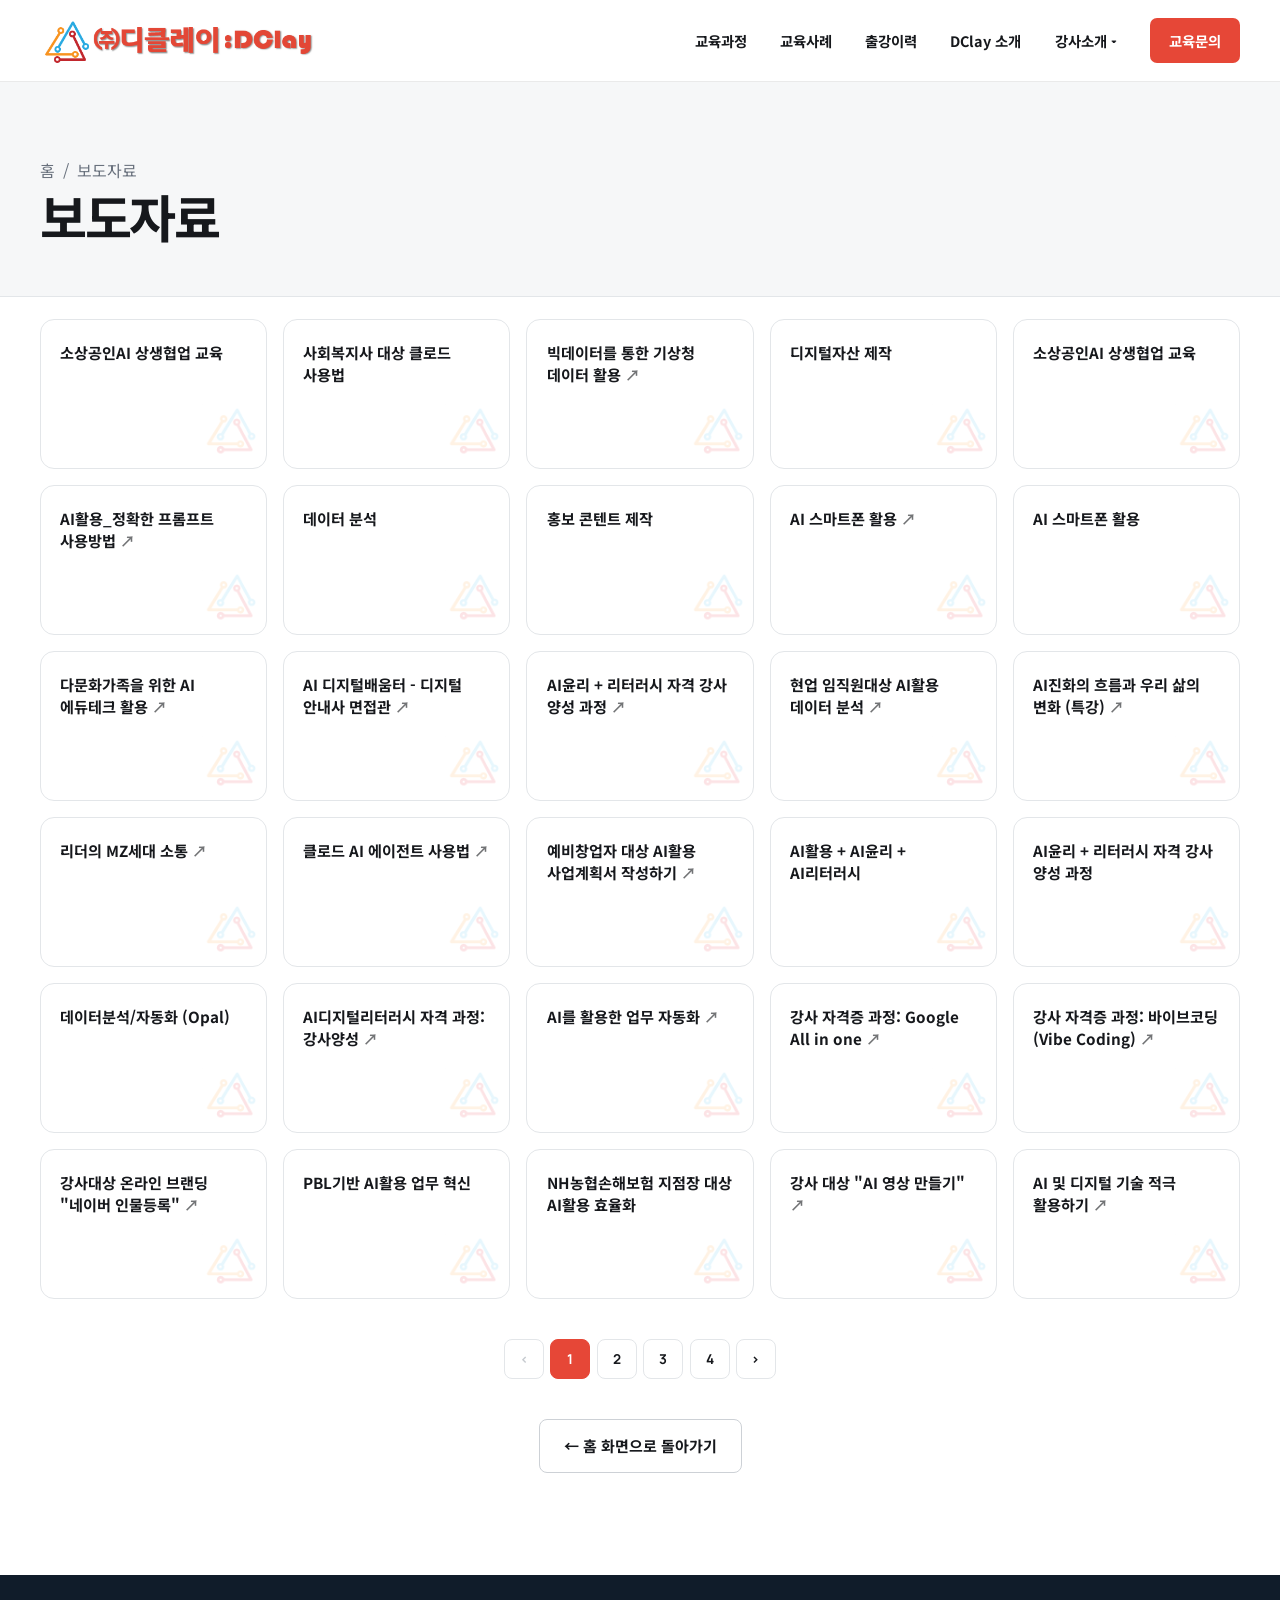
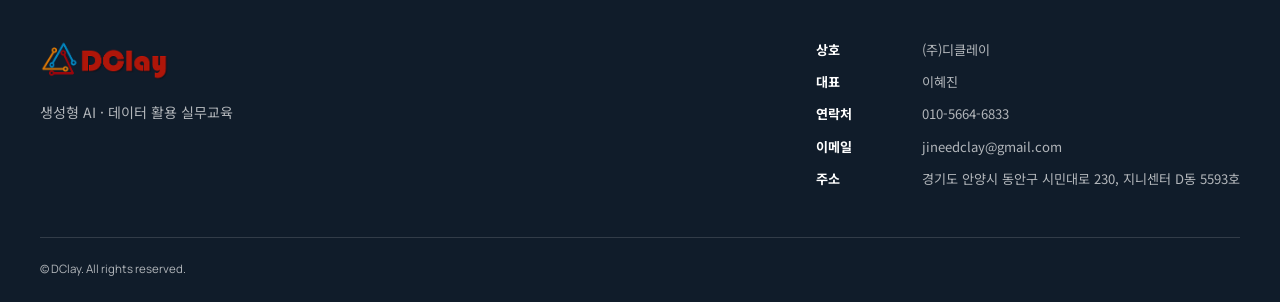
<file: institutions.html>
<!doctype html>
<html lang="ko">
<head>
  <meta charset="UTF-8">
  <meta name="viewport" content="width=device-width, initial-scale=1.0">
  <title>보도자료 | DClay AI 교육</title>
  <meta name="description" content="DClay 이혜진 강사의 출강·교육 관련 보도자료">
  <meta name="theme-color" content="#ffffff">
  <link rel="stylesheet" href="css/style.css?v=20260912-13">
  <script src="js/main.js?v=20260912-9" defer></script>
</head>
<body>
  <a class="skip-link" href="#main-content">본문 바로가기</a>

  <header class="site-header" id="site-header">
    <div class="container header-inner">
      <a class="brand" href="index.html#top" aria-label="DClay 홈으로 이동">
        <img src="img/dclay-logo-full.png" alt="㈜디클레이 DClay" width="483" height="97">
      </a>
      <button class="menu-toggle" type="button" aria-expanded="false" aria-controls="primary-navigation" aria-label="메뉴 열기">
        <span></span><span></span><span></span>
      </button>
      <nav class="primary-nav" id="primary-navigation" aria-label="주요 메뉴">
        <a href="index.html#curriculum">교육과정</a>
        <a href="index.html#education-cases">교육사례</a>
        <a href="institutions.html" aria-current="page">출강이력</a>
        <a href="https://www.google.com/search?sca_esv=d02f1cfad0f003e9&biw=1497&bih=1020&sxsrf=APpeQnvHcux0VURXKA1gDdTrSal9pL-v2Q%3A1789214734479&q=(%EC%A3%BC)%EB%94%94%ED%81%B4%EB%A0%88%EC%9D%B4&stick=H4sIAAAAAAAAAONgU1I1qDAzszA2tTAxNDM1NzFLNUyyMqhIS05KNjA1Mk00tUwxMzdKWcQqqPFm8R7N11OmvG3c8npBx5u5WwDxBFzNPQAAAA&mat=CbwBlJvJQVDv&ved=2ahUKEwiBo7OlgOmWAxUOnK8BHfsRK-wQrMcEegQIIxAF" target="_blank" rel="noopener noreferrer">DClay 소개</a>
        <div class="nav-dropdown">
          <button type="button" class="nav-dropdown-toggle" aria-expanded="false" aria-controls="instructor-menu">강사소개 <span class="nav-caret" aria-hidden="true">▾</span></button>
          <div class="nav-dropdown-menu" id="instructor-menu">
            <div class="nav-dropdown">
              <button type="button" class="nav-dropdown-toggle" aria-expanded="false" aria-controls="instructor-menu-owner">대표강사 <span class="nav-caret" aria-hidden="true">▾</span></button>
              <div class="nav-dropdown-menu" id="instructor-menu-owner">
                <a href="index.html#about-dclay">소개 페이지</a>
                <a href="https://blog.naver.com/dclay_edu" target="_blank" rel="noopener noreferrer">블로그홈</a>
                <a href="https://search.naver.com/search.naver?where=nexearch&sm=tab_etc&mra=bjky&pkid=1&os=33527832&qvt=0&query=%EC%9D%B4%ED%98%9C%EC%A7%84" target="_blank" rel="noopener noreferrer">네이버 인물등록</a>
                <a href="https://search.naver.com/search.naver?sm=tab_hty.top&where=nexearch&ssc=tab.nx.all&query=%28%EC%A3%BC%29%EB%94%94%ED%81%B4%EB%A0%88%EC%9D%B4+%EC%9D%B4%ED%98%9C%EC%A7%84+%EB%8C%80%ED%91%9C&oquery=%EC%9D%B4%ED%98%9C%EC%A7%84&tqi=jqR%2BGdqX6IT8oRGK7vG-379817&ackey=ii3g0a8o" target="_blank" rel="noopener noreferrer">보도자료</a>
              </div>
            </div>
            <div class="nav-dropdown">
              <button type="button" class="nav-dropdown-toggle" aria-expanded="false" aria-controls="instructor-menu-resident">전임강사 <span class="nav-caret" aria-hidden="true">▾</span></button>
              <div class="nav-dropdown-menu" id="instructor-menu-resident">
                <span class="nav-dropdown-empty">추가 예정</span>
              </div>
            </div>
          </div>
        </div>
        <a class="nav-cta" href="index.html#education-inquiry">교육문의</a>
      </nav>
    </div>
  </header>

  <main id="main-content">
    <div class="subpage-hero">
      <div class="container">
        <p class="breadcrumb"><a href="index.html">홈</a> <span aria-hidden="true">/</span> <span>보도자료</span></p>
        <h1>보도자료</h1>
      </div>
    </div>

    <section class="section" style="padding-block: 0 clamp(4rem, 8vw, 7rem);">
      <div class="container">
        <div class="lecture-list" id="lecture-list" aria-live="polite"></div>

        <nav class="lecture-pager" id="lecture-pager" aria-label="보도자료 페이지 이동"></nav>

        <div class="back-home">
          <a class="button button-secondary" href="index.html#top">← 홈 화면으로 돌아가기</a>
        </div>
      </div>
    </section>
  </main>

  <footer class="site-footer" id="contact-information">
    <div class="container footer-main">
      <div class="footer-brand">
        <img src="img/dclay-logo@2x.png" alt="DClay" width="289" height="94" loading="lazy">
        <p>생성형 AI · 데이터 활용 실무교육</p>
      </div>
      <dl class="footer-information">
        <div><dt>상호</dt><dd>(주)디클레이</dd></div>
        <div><dt>대표</dt><dd>이혜진</dd></div>
        <div><dt>연락처</dt><dd>010-5664-6833</dd></div>
        <div><dt>이메일</dt><dd>jineedclay@gmail.com</dd></div>
        <div><dt>주소</dt><dd>경기도 안양시 동안구 시민대로 230, 지니센터 D동 5593호</dd></div>
      </dl>
    </div>
    <div class="container footer-bottom">
      <p>© DClay. All rights reserved.</p>
    </div>
  </footer>

  <button class="top-button" id="top-button" type="button" aria-label="페이지 맨 위로 이동"><span aria-hidden="true">↑</span>TOP</button>

  <script src="js/data/lectures.js?v=20260912-9"></script>
  <script src="js/institutions.js?v=20260912-9" defer></script>
</body>
</html>
</file>
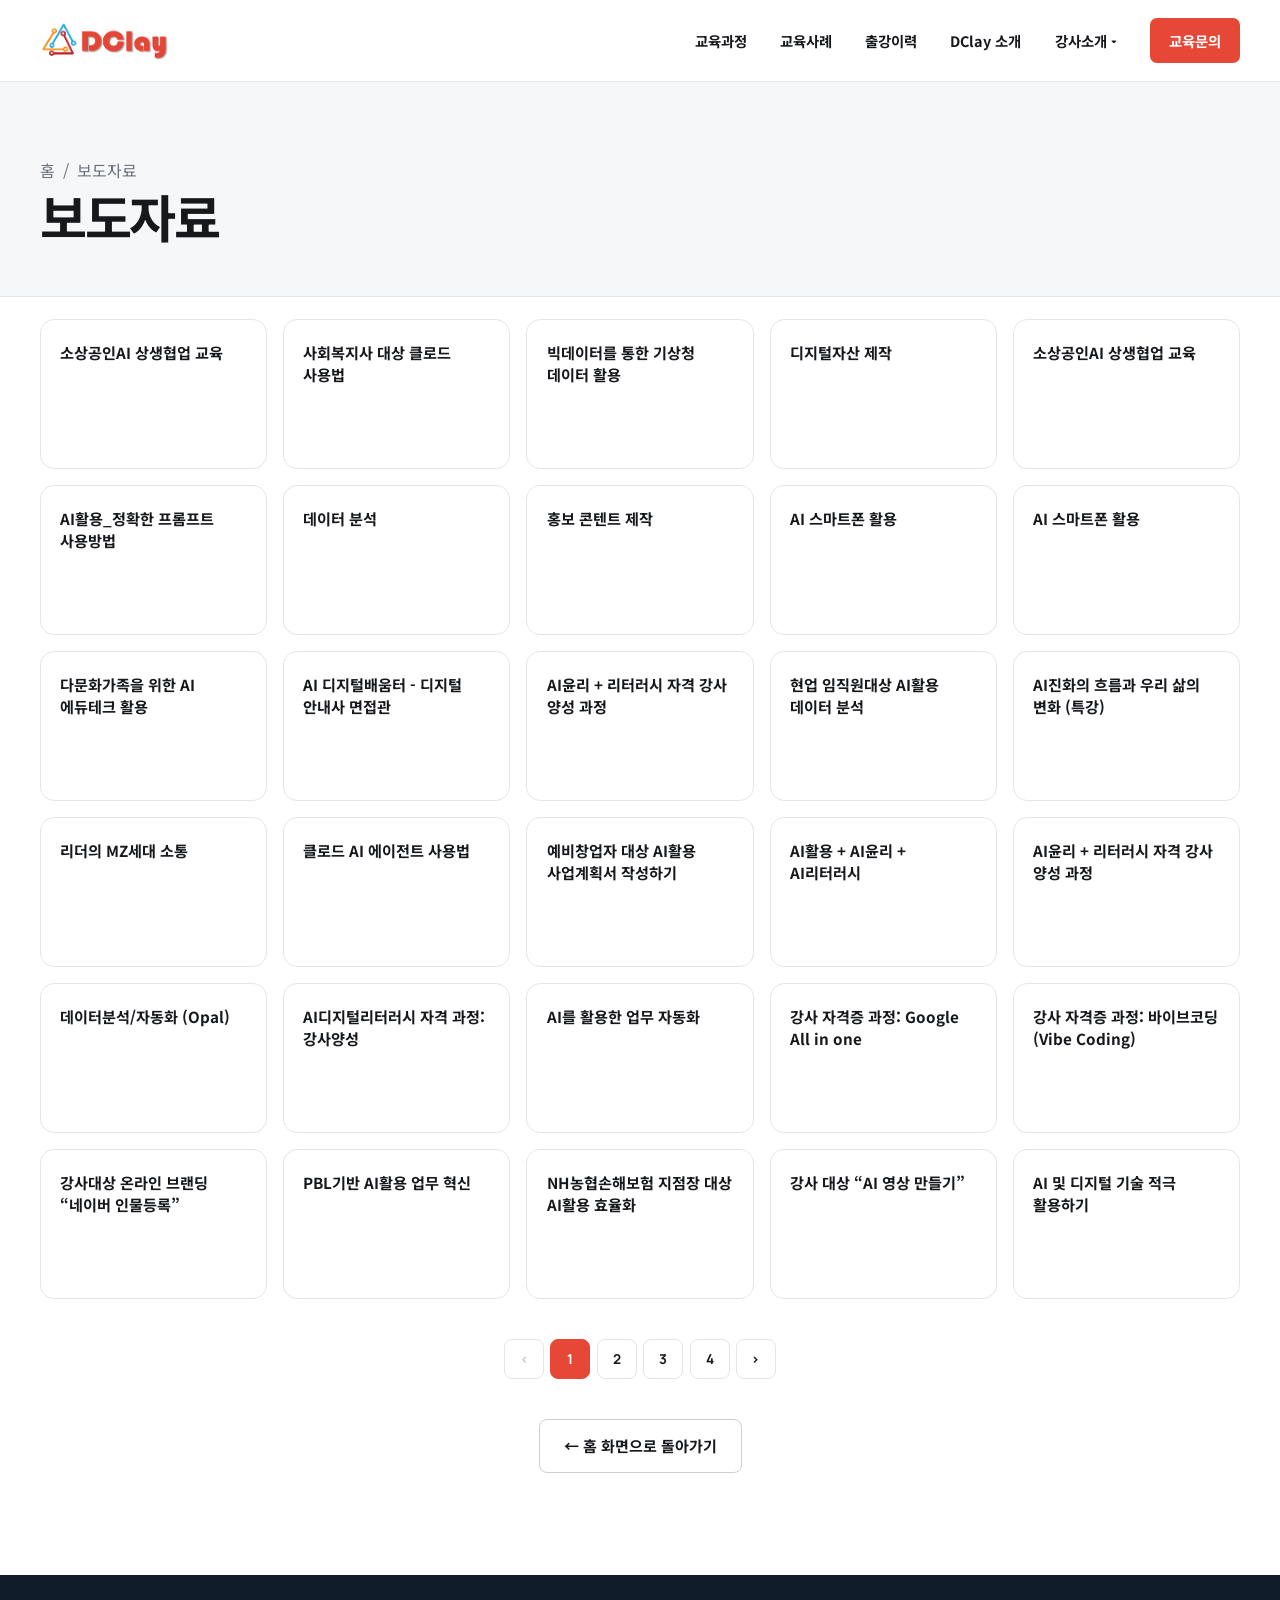
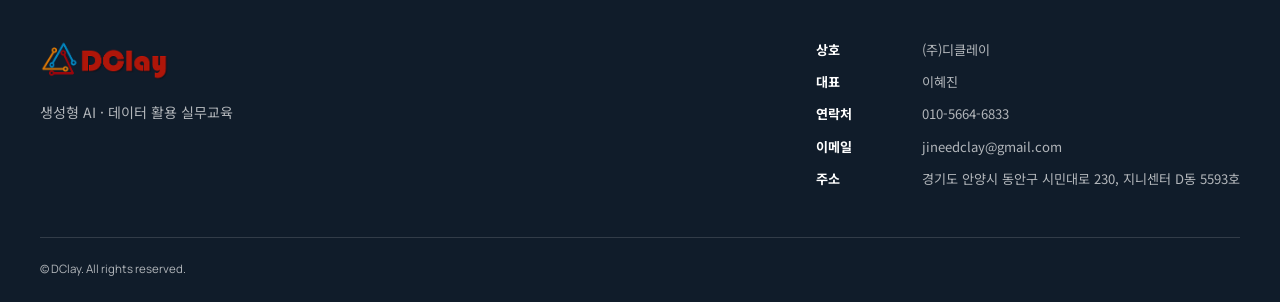
<file: ai-edu/institutions.html>
<!doctype html>
<html lang="ko">
<head>
  <meta charset="UTF-8">
  <meta name="viewport" content="width=device-width, initial-scale=1.0">
  <title>보도자료 | DClay AI 교육</title>
  <meta name="description" content="DClay 이혜진 강사의 출강·교육 관련 보도자료">
  <meta name="theme-color" content="#ffffff">
  <link rel="stylesheet" href="css/style.css?v=20260912-8">
  <script src="js/main.js" defer></script>
</head>
<body>
  <a class="skip-link" href="#main-content">본문 바로가기</a>

  <header class="site-header" id="site-header">
    <div class="container header-inner">
      <a class="brand" href="index.html#top" aria-label="DClay 홈으로 이동">
        <img src="img/dclay-logo@2x.png" alt="DClay" width="289" height="94">
      </a>
      <button class="menu-toggle" type="button" aria-expanded="false" aria-controls="primary-navigation" aria-label="메뉴 열기">
        <span></span><span></span><span></span>
      </button>
      <nav class="primary-nav" id="primary-navigation" aria-label="주요 메뉴">
        <a href="index.html#curriculum">교육과정</a>
        <a href="index.html#education-cases">교육사례</a>
        <a href="institutions.html" aria-current="page">출강이력</a>
        <a href="https://www.google.com/search?sca_esv=d02f1cfad0f003e9&biw=1497&bih=1020&sxsrf=APpeQnvHcux0VURXKA1gDdTrSal9pL-v2Q%3A1789214734479&q=(%EC%A3%BC)%EB%94%94%ED%81%B4%EB%A0%88%EC%9D%B4&stick=H4sIAAAAAAAAAONgU1I1qDAzszA2tTAxNDM1NzFLNUyyMqhIS05KNjA1Mk00tUwxMzdKWcQqqPFm8R7N11OmvG3c8npBx5u5WwDxBFzNPQAAAA&mat=CbwBlJvJQVDv&ved=2ahUKEwiBo7OlgOmWAxUOnK8BHfsRK-wQrMcEegQIIxAF" target="_blank" rel="noopener noreferrer">DClay 소개</a>
        <div class="nav-dropdown">
          <button type="button" class="nav-dropdown-toggle" aria-expanded="false" aria-controls="instructor-menu">강사소개 <span class="nav-caret" aria-hidden="true">▾</span></button>
          <div class="nav-dropdown-menu" id="instructor-menu">
            <div class="nav-dropdown">
              <button type="button" class="nav-dropdown-toggle" aria-expanded="false" aria-controls="instructor-menu-owner">대표강사 <span class="nav-caret" aria-hidden="true">▾</span></button>
              <div class="nav-dropdown-menu" id="instructor-menu-owner">
                <a href="index.html#about-dclay">소개 페이지</a>
                <a href="https://blog.naver.com/dclay_edu" target="_blank" rel="noopener noreferrer">블로그홈</a>
                <a href="https://search.naver.com/search.naver?where=nexearch&sm=tab_etc&mra=bjky&pkid=1&os=33527832&qvt=0&query=%EC%9D%B4%ED%98%9C%EC%A7%84" target="_blank" rel="noopener noreferrer">네이버 인물등록</a>
                <a href="https://search.naver.com/search.naver?sm=tab_hty.top&where=nexearch&ssc=tab.nx.all&query=%28%EC%A3%BC%29%EB%94%94%ED%81%B4%EB%A0%88%EC%9D%B4+%EC%9D%B4%ED%98%9C%EC%A7%84+%EB%8C%80%ED%91%9C&oquery=%EC%9D%B4%ED%98%9C%EC%A7%84&tqi=jqR%2BGdqX6IT8oRGK7vG-379817&ackey=ii3g0a8o" target="_blank" rel="noopener noreferrer">보도자료</a>
              </div>
            </div>
            <div class="nav-dropdown">
              <button type="button" class="nav-dropdown-toggle" aria-expanded="false" aria-controls="instructor-menu-resident">전임강사 <span class="nav-caret" aria-hidden="true">▾</span></button>
              <div class="nav-dropdown-menu" id="instructor-menu-resident">
                <span class="nav-dropdown-empty">추가 예정</span>
              </div>
            </div>
          </div>
        </div>
        <a class="nav-cta" href="index.html#education-inquiry">교육문의</a>
      </nav>
    </div>
  </header>

  <main id="main-content">
    <div class="subpage-hero">
      <div class="container">
        <p class="breadcrumb"><a href="index.html">홈</a> <span aria-hidden="true">/</span> <span>보도자료</span></p>
        <h1>보도자료</h1>
      </div>
    </div>

    <section class="section" style="padding-block: 0 clamp(4rem, 8vw, 7rem);">
      <div class="container">
        <div class="lecture-list" id="lecture-list" aria-live="polite"></div>

        <nav class="lecture-pager" id="lecture-pager" aria-label="보도자료 페이지 이동"></nav>

        <div class="back-home">
          <a class="button button-secondary" href="index.html#top">← 홈 화면으로 돌아가기</a>
        </div>
      </div>
    </section>
  </main>

  <footer class="site-footer" id="contact-information">
    <div class="container footer-main">
      <div class="footer-brand">
        <img src="img/dclay-logo@2x.png" alt="DClay" width="289" height="94" loading="lazy">
        <p>생성형 AI · 데이터 활용 실무교육</p>
      </div>
      <dl class="footer-information">
        <div><dt>상호</dt><dd>(주)디클레이</dd></div>
        <div><dt>대표</dt><dd>이혜진</dd></div>
        <div><dt>연락처</dt><dd>010-5664-6833</dd></div>
        <div><dt>이메일</dt><dd>jineedclay@gmail.com</dd></div>
        <div><dt>주소</dt><dd>경기도 안양시 동안구 시민대로 230, 지니센터 D동 5593호</dd></div>
      </dl>
    </div>
    <div class="container footer-bottom">
      <p>© DClay. All rights reserved.</p>
    </div>
  </footer>

  <button class="top-button" id="top-button" type="button" aria-label="페이지 맨 위로 이동"><span aria-hidden="true">↑</span>TOP</button>

  <script src="js/data/lectures.js"></script>
  <script src="js/institutions.js" defer></script>
</body>
</html>
</file>
<file: css/style.css>
@import url("https://fonts.googleapis.com/css2?family=Manrope:wght@600;700;800&family=Noto+Sans+KR:wght@400;500;600;700;800&display=swap");

:root {
  --red: #e64737;
  --red-dark: #c93629;
  --red-soft: #fff0ed;
  --ink: #16181c;
  --navy: #17283d;
  --muted: #69717d;
  --line: #e3e6e9;
  --surface: #f6f7f8;
  --white: #fff;
  --header-height: 82px;
  --container: 1200px;
  --transition: 220ms ease;
}

*, *::before, *::after { box-sizing: border-box; }
html { scroll-behavior: smooth; scroll-padding-top: calc(var(--header-height) + 24px); }
body {
  margin: 0;
  color: var(--ink);
  background: var(--white);
  font-family: "Noto Sans KR", "Apple SD Gothic Neo", "Malgun Gothic", sans-serif;
  line-height: 1.65;
  word-break: keep-all;
  -webkit-font-smoothing: antialiased;
  overflow-x: hidden;
}
body.menu-open { overflow: hidden; }
a { color: inherit; text-decoration: none; }
button { font: inherit; }
img, svg { display: block; }
h1, h2, h3, p, ul, ol { margin-top: 0; }
h1, h2, h3 { margin-bottom: 0; line-height: 1.25; letter-spacing: -0.045em; }
.container { width: min(calc(100% - 40px), var(--container)); margin-inline: auto; }
.section { padding-block: clamp(5.5rem, 10vw, 9rem); }

.skip-link {
  position: fixed; z-index: 9999; top: 10px; left: 10px; padding: .7rem 1rem;
  color: var(--white); background: var(--ink); border-radius: 6px;
  transform: translateY(-160%); transition: transform var(--transition);
}
.skip-link:focus { transform: translateY(0); }
.eyebrow {
  margin-bottom: 1rem; color: var(--red); font-family: "Manrope", sans-serif;
  font-size: .75rem; font-weight: 800; letter-spacing: .18em;
}
.button {
  display: inline-flex; min-height: 54px; align-items: center; justify-content: center;
  gap: 1.2rem; padding: .85rem 1.5rem; border: 1px solid transparent; border-radius: 8px;
  font-size: .94rem; font-weight: 700;
  transition: color var(--transition), background var(--transition), border-color var(--transition), transform var(--transition);
}
.button:hover { transform: translateY(-2px); }
.button-primary { color: var(--white); background: var(--red); }
.button-primary:hover { background: var(--red-dark); }
.button-secondary { color: var(--ink); background: var(--white); border-color: #cdd1d6; }
.button-secondary:hover { border-color: var(--ink); }
.button:focus-visible, .brand:focus-visible, .primary-nav a:focus-visible,
.menu-toggle:focus-visible, .top-button:focus-visible { outline: 3px solid #ffbb55; outline-offset: 3px; }

/* Header */
.site-header {
  position: fixed; z-index: 1000; inset: 0 0 auto; height: var(--header-height);
  background: rgba(255,255,255,.94); border-bottom: 1px solid rgba(22,24,28,.09);
  backdrop-filter: blur(14px); transition: box-shadow var(--transition);
}
.site-header.is-scrolled { box-shadow: 0 8px 30px rgba(26,33,43,.08); }
.header-inner { display: flex; height: 100%; align-items: center; justify-content: space-between; }
.brand { display: flex; width: auto; height: auto; align-items: center; }
.brand img {
  width: auto;
  height: auto;
  max-width: 290px;
  max-height: 56px;
  object-fit: contain;
}
.menu-toggle {
  position: relative; z-index: 2; display: grid; width: 44px; height: 44px; padding: 10px;
  border: 0; place-content: center; gap: 5px; color: var(--ink); background: transparent; cursor: pointer;
}
.menu-toggle span { display: block; width: 24px; height: 2px; background: currentColor; transition: transform var(--transition), opacity var(--transition); }
.menu-toggle[aria-expanded="true"] span:nth-child(1) { transform: translateY(7px) rotate(45deg); }
.menu-toggle[aria-expanded="true"] span:nth-child(2) { opacity: 0; }
.menu-toggle[aria-expanded="true"] span:nth-child(3) { transform: translateY(-7px) rotate(-45deg); }
.primary-nav {
  position: fixed; inset: var(--header-height) 0 auto; display: flex; max-height: 0;
  flex-direction: column; overflow: hidden; padding-inline: 20px; background: var(--white);
  box-shadow: 0 20px 30px rgba(22,24,28,.1); opacity: 0; visibility: hidden;
  transition: max-height 300ms ease, opacity var(--transition), visibility var(--transition), padding var(--transition);
}
.primary-nav.is-open { max-height: calc(100vh - var(--header-height)); padding-block: .8rem 1.5rem; opacity: 1; visibility: visible; }
.primary-nav a { padding: .9rem 0; border-bottom: 1px solid var(--line); font-weight: 700; }
.primary-nav .nav-cta { margin-top: .7rem; padding-inline: 1.2rem; color: var(--white); background: var(--red); border: 0; border-radius: 7px; text-align: center; }
.nav-dropdown { display: flex; flex-direction: column; }
.nav-dropdown-toggle {
  display: flex; align-items: center; justify-content: space-between; gap: .4rem; width: 100%;
  padding: .9rem 0; border: 0; border-bottom: 1px solid var(--line); background: transparent;
  color: inherit; font: inherit; font-weight: 700; text-align: left; cursor: pointer;
}
.nav-caret { display: inline-block; font-size: .75em; transition: transform var(--transition); }
.nav-dropdown-toggle[aria-expanded="true"] .nav-caret { transform: rotate(180deg); }
.nav-dropdown-menu { display: flex; flex-direction: column; max-height: 0; overflow: hidden; transition: max-height 300ms ease; }
.nav-dropdown.is-open > .nav-dropdown-menu { max-height: 600px; }
.nav-dropdown-menu a { padding: .7rem 0 .7rem 1rem; border-bottom: 1px solid var(--line); font-weight: 500; font-size: .92em; color: var(--muted); }
.nav-dropdown-menu > .nav-dropdown > .nav-dropdown-toggle {
  padding: .7rem 0 .7rem 1rem; border-bottom: 1px solid var(--line); font-weight: 600; font-size: .92em; color: var(--ink);
}
.nav-dropdown-menu .nav-dropdown-menu a { padding-left: 2rem; font-size: .88em; }
.nav-dropdown-empty { display: block; padding: .7rem 0 .7rem 2rem; border-bottom: 1px solid var(--line); font-size: .88em; color: var(--muted); font-style: italic; }

/* Hero */
.hero {
  position: relative; min-height: min(860px, 100vh); padding-top: var(--header-height); overflow: hidden;
  background: #fff;
}
.hero::after { position: absolute; right: 0; bottom: 0; width: 38%; height: 3px; content: ""; background: rgba(230,71,55,.45); }
.hero-inner {
  position: relative; z-index: 2; display: grid; min-height: calc(min(860px, 100vh) - var(--header-height));
  align-items: center; gap: 3rem; padding-block: 4rem;
  grid-template-columns: minmax(0,1fr);
}
.hero-copy { max-width: 860px; }
.hero h1 { max-width: 920px; font-size: clamp(2.65rem, 5vw, 4.5rem); font-weight: 500; line-height: 1.17; }
.hero h1 strong { position: relative; color: var(--navy); font-weight: 800; }
.hero h1 strong::after {
  position: absolute; right: 0; bottom: .05em; left: 0;
  height: 4px; content: ""; background: var(--red); border-radius: 2px;
}
.hero-description { margin: 2rem 0 2.5rem; color: #535b66; font-size: clamp(1.02rem, 1.8vw, 1.26rem); line-height: 1.8; }
.hero-actions { display: flex; flex-wrap: wrap; gap: .75rem; }

/* real-photo panel instead of generic gradient blobs */
.hero-photo {
  position: relative; z-index: 1; display: none; overflow: hidden;
  border-radius: 18px; aspect-ratio: 4/3;
  box-shadow: 0 30px 60px -20px rgba(22,24,28,.35);
}
.hero-photo img { width: 100%; height: 100%; object-fit: cover; }
.hero-photo::after {
  position: absolute; inset: 0; content: "";
  background: linear-gradient(200deg, rgba(230,71,55,.16), rgba(22,24,28,.05) 45%, transparent 70%);
}
.hero-photo-tag {
  position: absolute; left: 1.1rem; bottom: 1.1rem; z-index: 1;
  padding: .5rem .85rem; color: var(--ink); background: rgba(255,255,255,.92);
  border-radius: 8px; font-size: .78rem; font-weight: 700; letter-spacing: -0.01em;
}

/* Curriculum */
.section-heading { display: grid; gap: 1.4rem; margin-bottom: clamp(3rem, 6vw, 5rem); }
.section-heading h2, .method-heading h2 { font-size: clamp(2.25rem, 5vw, 4.25rem); }
.section-heading > p { max-width: 580px; margin-bottom: 0; color: var(--muted); font-size: 1.04rem; }
.course-list { display: grid; gap: 1.1rem; grid-template-columns: minmax(0,1fr); }
.course-card {
  display: flex; flex-direction: column; gap: .9rem; height: 100%;
  padding: clamp(1.3rem, 2.4vw, 1.7rem); background: var(--white); border: 1px solid var(--line); border-radius: 16px;
  transition: border-color var(--transition), box-shadow var(--transition), transform var(--transition);
}
.course-card:hover { border-color: var(--red); box-shadow: 0 18px 34px -24px rgba(17,17,17,.32); transform: translateY(-3px); }
.course-card-head { display: flex; align-items: center; justify-content: space-between; }
.course-index { color: var(--red); font-family: "Manrope", sans-serif; font-size: .73rem; font-weight: 800; }
.course-icon { display: grid; width: 44px; height: 44px; color: var(--red); background: var(--red-soft); border-radius: 12px; place-items: center; }
.course-icon svg { width: 22px; height: 22px; fill: none; stroke: currentColor; stroke-linecap: round; stroke-linejoin: round; stroke-width: 2; }
.course-copy-tag {
  display: inline-block; margin-bottom: .3rem; color: var(--red); font-family: "Manrope", sans-serif;
  font-size: .76rem; font-weight: 800; letter-spacing: .04em;
}
.course-copy h3 { font-size: clamp(1.15rem, 1.7vw, 1.4rem); font-weight: 800; letter-spacing: -0.02em; }
.course-copy p { margin: .5rem 0 0; color: var(--muted); font-size: .92rem; line-height: 1.55; }
.course-topics { display: flex; flex-wrap: wrap; gap: .5rem; margin-top: auto; padding-top: .3rem; }
.course-topics span { padding: .36rem .68rem; color: #4d5660; background: var(--surface); border: 1px solid var(--line); border-radius: 999px; font-size: .74rem; font-weight: 600; }

.course-actions {
  display: flex; align-items: center; justify-content: space-between; gap: .8rem;
  padding-top: .9rem; margin-top: .2rem; border-top: 1px solid var(--line);
}
.course-action-detail, .course-action-inquiry {
  padding: 0; color: var(--ink); background: none; border: 0; cursor: pointer;
  font-size: .86rem; font-weight: 700; transition: color var(--transition);
}
.course-action-detail:hover { color: var(--red); }
.course-action-inquiry { color: var(--red); }
.course-action-inquiry:hover { text-decoration: underline; }
.course-action-inquiry.is-selected { color: #1a8f5e; }

/* Course detail modal */
.course-modal-backdrop {
  position: fixed; inset: 0; z-index: 2000; display: flex; align-items: flex-start; justify-content: center;
  padding: clamp(1rem, 4vw, 3.5rem) 1rem; overflow-y: auto;
  background: rgba(17,19,23,.6); opacity: 0; transition: opacity 220ms ease;
}
.course-modal-backdrop.is-visible { opacity: 1; }
.course-modal-backdrop[hidden] { display: none; }
.course-modal {
  position: relative; width: min(640px, 100%); margin: auto 0;
  padding: clamp(1.6rem, 4vw, 2.4rem); background: var(--surface); border: 1px solid var(--line); border-radius: 20px;
  box-shadow: 0 40px 70px -30px rgba(17,17,17,.4);
  transform: translateY(14px); transition: transform 220ms ease;
}
.course-modal-backdrop.is-visible .course-modal { transform: translateY(0); }
.course-modal-close {
  position: absolute; top: 1.2rem; right: 1.2rem; display: grid; width: 34px; height: 34px; place-items: center;
  color: var(--ink); background: var(--white); border: 1px solid var(--line); border-radius: 50%; cursor: pointer;
  font-size: .95rem; line-height: 1; transition: border-color var(--transition), color var(--transition);
}
.course-modal-close:hover { color: var(--red); border-color: var(--red); }
.course-modal-eyebrow { margin: 0 2.6rem .6rem 0; color: var(--muted); font-size: .8rem; font-weight: 700; }
.course-modal-icon { display: grid; width: 52px; height: 52px; margin-bottom: 1rem; color: var(--red); background: var(--red-soft); border-radius: 14px; place-items: center; }
.course-modal-icon svg { width: 26px; height: 26px; fill: none; stroke: currentColor; stroke-linecap: round; stroke-linejoin: round; stroke-width: 2; }
.course-modal h3 { font-size: clamp(1.35rem, 3vw, 1.7rem); font-weight: 800; letter-spacing: -0.02em; }
.course-modal-desc { margin: .7rem 0 0; color: #4a4d52; font-size: .95rem; line-height: 1.6; }
.course-modal-stats {
  display: grid; grid-template-columns: minmax(0,1fr); gap: 1rem; margin: 1.5rem 0 0; padding-top: 1.2rem;
  border-top: 1px solid var(--line);
}
.course-modal-stats dt { margin-bottom: .3rem; color: var(--muted); font-size: .76rem; font-weight: 700; }
.course-modal-stats dd { margin: 0; color: var(--ink); font-size: .92rem; font-weight: 600; line-height: 1.5; }
.course-modal-flow { margin-top: 1.6rem; }
.course-modal-flow h4 { font-size: 1rem; font-weight: 800; }
.course-modal-flow ol { display: grid; gap: 1rem; margin: 1rem 0 0; padding: 0; list-style: none; }
.course-modal-flow li { display: flex; gap: .9rem; }
.course-modal-step-num { flex: none; color: var(--red); font-family: "Manrope", sans-serif; font-size: .78rem; font-weight: 800; }
.course-modal-flow h5 { margin: 0 0 .25rem; font-size: .95rem; font-weight: 700; }
.course-modal-flow p { margin: 0; color: var(--muted); font-size: .88rem; line-height: 1.55; }
.course-modal-note {
  margin: 1.6rem 0 0; padding: .9rem 1rem; color: #5f6268; background: var(--white);
  border-radius: 10px; font-size: .82rem; line-height: 1.55;
}
.course-modal-buttons { display: flex; flex-wrap: wrap; gap: .8rem; margin-top: 1.6rem; }
.course-modal-buttons .button { flex: 1; min-width: 160px; justify-content: center; }
#course-modal-inquiry.is-selected { background: #1a8f5e; border-color: #1a8f5e; }
body.modal-open { overflow: hidden; }

/* Method */
.method { color: var(--white); background: var(--navy); }
.method .eyebrow { color: #ff786b; }
.method-heading { display: grid; gap: .2rem; margin-bottom: clamp(3.5rem, 7vw, 6rem); }
.method-message { margin: 1.5rem 0 0; color: rgba(255,255,255,.72); font-size: clamp(1.18rem, 2vw, 1.48rem); }
.method-flow { display: grid; margin: 0; padding: 0; list-style: none; }
.method-flow li { position: relative; display: grid; grid-template-columns: 42px 26px minmax(0,1fr); gap: 0 .8rem; min-height: 128px; }
.method-number { padding-top: .05rem; color: #ff8d83; font-family: "Manrope", sans-serif; font-size: .73rem; font-weight: 800; }
.method-marker { position: relative; display: flex; justify-content: center; }
.method-marker::after { position: absolute; top: 18px; bottom: 0; width: 1px; content: ""; background: rgba(255,255,255,.23); }
.method-flow li:last-child .method-marker::after { display: none; }
.method-marker span { position: relative; z-index: 1; display: block; width: 13px; height: 13px; margin-top: 3px; background: var(--navy); border: 3px solid #ff786b; border-radius: 50%; }
.method-flow h3 { font-size: 1.35rem; }
.method-flow p { grid-column: 3; margin: .55rem 0 0; color: rgba(255,255,255,.6); font-size: .92rem; }

/* Audiences */
.audiences { background: var(--surface); }
.section-heading-split { grid-template-columns: minmax(0,1fr); }
.audience-grid { display: grid; gap: 1rem; }
.audience-card {
  position: relative;
  display: flex;
  flex-direction: column;
  padding: clamp(1.1rem, 2vw, 1.5rem);
  background: var(--white);
  border: 1px solid var(--line);
  border-radius: 14px;
}
.audience-number {
  margin-bottom: .9rem;
  color: var(--red);
  font-family: "Manrope", sans-serif;
  font-size: .73rem;
  font-weight: 800;
}
.audience-card h3 { font-size: clamp(1.2rem, 1.8vw, 1.5rem); }
.audience-card dl { display: grid; gap: .6rem; margin: 1rem 0 0; }
.audience-card dl div { padding-top: .55rem; border-top: 1px solid var(--line); }
.audience-card dt {
  margin-bottom: .28rem;
  color: var(--red);
  font-size: .72rem;
  font-weight: 800;
  letter-spacing: .03em;
}
.audience-card dd { margin: 0; color: #4f5864; font-size: .9rem; line-height: 1.65; }


/* Trust */
.trust { color: var(--white); background: var(--navy); }
.trust .eyebrow { color: #ff786b; }
.trust-inner { display: grid; gap: clamp(2.5rem, 6vw, 5rem); }
.trust-heading { max-width: 850px; }
.trust-heading h2, .about-heading h2 { font-size: clamp(2.25rem, 5vw, 4.25rem); }
.trust-lead {
  max-width: 780px;
  margin: 1.8rem 0 0;
  color: rgba(255,255,255,.72);
  font-size: clamp(1.05rem, 2vw, 1.32rem);
  line-height: 1.8;
}
.trust-fields { display: grid; gap: 0 2.2rem; border-top: 1px solid rgba(255,255,255,.2); }
.trust-fields article { padding: .85rem 0; border-bottom: 1px solid rgba(255,255,255,.2); }
.trust-fields span { color: #ff8d83; font-family: "Manrope", sans-serif; font-size: .72rem; font-weight: 800; }
.trust-fields h3 { margin-top: .65rem; font-size: clamp(1.2rem, 2vw, 1.55rem); }
.trust-fields p { margin: .45rem 0 0; color: rgba(255,255,255,.58); font-size: .87rem; }
.trust-link {
  display: inline-flex;
  width: fit-content;
  min-height: 54px;
  align-items: center;
  gap: 1.5rem;
  padding: .85rem 1.4rem;
  color: var(--ink);
  background: var(--white);
  border-radius: 8px;
  font-weight: 800;
  transition: color var(--transition), background var(--transition), transform var(--transition);
}
.trust-link:hover { color: var(--white); background: var(--red); transform: translateY(-2px); }

/* About DClay */
.about-dclay { background: #f3eee8; }
.about-layout { display: grid; gap: clamp(3rem, 7vw, 6rem); }
.about-heading { max-width: 850px; }
.about-heading > p:last-child {
  max-width: 680px;
  margin: 1.8rem 0 0;
  color: #5f6268;
  font-size: 1.04rem;
}
.about-bio { display: grid; gap: .6rem; max-width: 680px; margin-top: 1.4rem; }
.about-bio-item { display: grid; grid-template-columns: 84px minmax(0,1fr); gap: 1rem; padding-top: .6rem; border-top: 1px solid rgba(22,24,28,.12); }
.about-bio-item dt { color: var(--red); font-size: .78rem; font-weight: 800; }
.about-bio-item dd { margin: 0; color: #4a4d52; font-size: .9rem; line-height: 1.55; }
.about-bio-item .book-covers { grid-column: 2; display: flex; flex-wrap: wrap; gap: 1rem; margin-top: 1rem; }
.about-bio-item .book-covers img {
  width: 112px; height: auto; border-radius: 8px; border: 1px solid rgba(22,24,28,.12);
  box-shadow: 0 14px 26px -14px rgba(17,17,17,.45); transition: transform var(--transition), box-shadow var(--transition);
}
.about-bio-item .book-covers img:hover { transform: translateY(-3px); box-shadow: 0 18px 32px -14px rgba(17,17,17,.55); }

.instructor-slot {
  position: relative;
  display: flex;
  flex-direction: column;
  padding: clamp(1.25rem, 3vw, 2rem);
  overflow: hidden;
  background: var(--white);
  border: 1px solid rgba(22,24,28,.12);
  border-radius: 14px;
}
.instructor-slot h3 { position: relative; z-index: 1; font-size: clamp(1.5rem, 2.6vw, 2.1rem); }
.instructor-note { position: relative; z-index: 1; margin: .6rem 0 1.1rem; color: #6b6e73; font-size: .9rem; line-height: 1.6; }

.instructor-photo-carousel {
  position: relative;
  overflow: hidden;
  aspect-ratio: 4/3;
  background: var(--surface);
  border-radius: 12px;
}
.carousel-slide {
  position: absolute; inset: 0; opacity: 0; transition: opacity 700ms ease;
}
.carousel-slide.is-active { opacity: 1; }
.carousel-slide img { width: 100%; height: 100%; object-fit: cover; }
.carousel-dots { display: flex; justify-content: center; gap: .45rem; margin-top: 1rem; }
.carousel-dot {
  width: 8px; height: 8px; padding: 0; border: 0; border-radius: 50%;
  background: #d8dbe0; cursor: pointer; transition: background var(--transition), transform var(--transition);
}
.carousel-dot.is-active { background: var(--red); transform: scale(1.2); }

/* Inquiry */
.inquiry-cta { padding-block: clamp(4.5rem, 8vw, 7rem); color: var(--white); background: var(--red); }
.inquiry-cta .eyebrow { color: rgba(255,255,255,.7); }
.inquiry-inner { display: flex; flex-direction: column; align-items: flex-start; gap: 2.5rem; }
.inquiry-inner h2 { font-size: clamp(2.15rem, 5vw, 4.1rem); }
.inquiry-button {
  display: inline-flex;
  min-height: 56px;
  align-items: center;
  gap: 1.5rem;
  padding: .9rem 1.5rem;
  color: var(--ink);
  background: var(--white);
  border-radius: 8px;
  font-weight: 800;
  transition: background var(--transition), transform var(--transition);
}
.inquiry-button:hover { background: var(--red-soft); transform: translateY(-2px); }

/* Education inquiry form */
.inquiry-form-section { background: var(--surface); }
.inquiry-form-layout { display: grid; gap: clamp(2.5rem, 6vw, 4rem); }
.inquiry-form-heading { max-width: 620px; }
.inquiry-form-heading > p { margin: 1.4rem 0 0; color: var(--muted); font-size: 1rem; }
.inquiry-form-heading dl { display: grid; gap: .8rem; margin-top: 2.5rem; }
.inquiry-form-heading dl div { display: grid; grid-template-columns: 76px minmax(0,1fr); gap: 1rem; }
.inquiry-form-heading dt { color: var(--red); font-size: .78rem; font-weight: 800; }
.inquiry-form-heading dd { margin: 0; font-size: .92rem; color: #3d4147; }

.inquiry-form { display: grid; gap: 1.1rem; padding: clamp(1.6rem, 4vw, 2.5rem); background: var(--white); border: 1px solid var(--line); border-radius: 16px; }
.form-row { display: grid; gap: 1.1rem; }
.form-field { display: grid; gap: .5rem; }
.form-field label { font-size: .85rem; font-weight: 700; }
.form-field .optional { margin-left: .4rem; color: var(--muted); font-weight: 500; font-size: .78rem; }
.form-field input,
.form-field select,
.form-field textarea {
  padding: .85rem 1rem; color: var(--ink); background: var(--surface);
  border: 1px solid var(--line); border-radius: 8px; font: inherit; font-size: .95rem;
  transition: border-color var(--transition), background var(--transition);
}
.form-field input:focus,
.form-field select:focus,
.form-field textarea:focus { background: var(--white); border-color: var(--red); outline: none; }
.form-field textarea { min-height: 130px; resize: vertical; }
.form-consent { display: flex; align-items: flex-start; gap: .6rem; font-size: .82rem; color: var(--muted); }
.form-consent input { margin-top: .2rem; }
.form-submit { display: flex; flex-wrap: wrap; align-items: center; gap: 1rem; margin-top: .3rem; }
.form-status { font-size: .85rem; font-weight: 600; }
.form-status-success { color: #1a7d4b; }
.form-status-error { color: var(--red-dark); }
.form-status-warning { color: #a3660b; }
.form-status-pending { color: var(--muted); }

/* Footer */
.site-footer { padding: 4rem 0 1.5rem; color: rgba(255,255,255,.68); background: #101c2a; }
.footer-main { display: grid; gap: 3rem; padding-bottom: 3rem; }
.footer-brand img { width: auto; height: auto; max-width: 150px; max-height: 42px; object-fit: contain; }
.footer-brand p { margin: 1.2rem 0 0; font-size: .88rem; }
.footer-information { display: grid; gap: .65rem; margin: 0; }
.footer-information div { display: grid; grid-template-columns: 90px minmax(0,1fr); gap: 1rem; }
.footer-information dt { color: var(--white); font-size: .82rem; font-weight: 700; }
.footer-information dd { margin: 0; font-size: .82rem; }
.footer-bottom { padding-top: 1.3rem; border-top: 1px solid rgba(255,255,255,.14); }
.footer-bottom p { margin: 0; font-family: "Manrope", sans-serif; font-size: .72rem; }

/* TOP */
.top-button {
  position: fixed; z-index: 900; right: 20px; bottom: 20px; display: grid; width: 56px; height: 56px; padding: 0;
  color: var(--white); background: var(--red); border: 0; border-radius: 50%; box-shadow: 0 10px 28px rgba(170,46,35,.28);
  place-content: center; font-family: "Manrope", sans-serif; font-size: .59rem; font-weight: 800; line-height: 1.15;
  cursor: pointer; opacity: 0; transform: translateY(16px); visibility: hidden;
  transition: opacity var(--transition), transform var(--transition), visibility var(--transition), background var(--transition);
}
.top-button span { font-size: 1rem; }
.top-button.is-visible { opacity: 1; transform: translateY(0); visibility: visible; }
.top-button:hover { background: var(--red-dark); }

/* Sub-page hero (institutions.html) */
.subpage-hero {
  padding: calc(var(--header-height) + 3.5rem) 0 3rem;
  background: var(--surface);
  border-bottom: 1px solid var(--line);
}
.subpage-hero h1 { font-size: clamp(2rem, 4.5vw, 3.2rem); }
.subpage-hero p { max-width: 640px; margin: 1.2rem 0 0; color: var(--muted); font-size: 1rem; }
.breadcrumb { display: flex; gap: .5rem; margin-bottom: 1rem; color: var(--muted); font-size: .82rem; }
.breadcrumb a:hover { color: var(--red); }

/* Press release card grid (institutions.html) */
.lecture-list {
  display: grid; grid-template-columns: repeat(auto-fill, minmax(220px, 1fr)); gap: 1rem;
  margin-top: 1.4rem;
}
.lecture-empty { grid-column: 1 / -1; padding: 2rem 0; color: var(--muted); font-size: .95rem; text-align: center; }
.lecture-row {
  position: relative; overflow: hidden;
  display: flex; flex-direction: column; justify-content: space-between; gap: 1.4rem; min-height: 150px;
  padding: 1.3rem 1.2rem; background: var(--white); border: 1px solid var(--line); border-radius: 14px;
  transition: box-shadow var(--transition), border-color var(--transition);
}
.lecture-row::before {
  position: absolute; right: 8px; bottom: 8px; width: 56px; height: 56px;
  content: ""; background: url("../img/dclay-icon-triangle.png") no-repeat center / contain;
  opacity: .12; pointer-events: none;
}
.lecture-row:has(.lecture-row-link):hover { box-shadow: 0 14px 26px rgba(22,24,28,.08); border-color: var(--ink); }
.lecture-row-title { margin: 0; font-size: .95rem; font-weight: 700; line-height: 1.45; }
.lecture-row-link { align-self: flex-start; color: var(--red); font-size: .82rem; font-weight: 700; text-decoration: none; }
.lecture-row-link:hover { text-decoration: underline; }

.lecture-pager { display: flex; flex-wrap: wrap; align-items: center; justify-content: center; gap: .4rem; margin-top: 2.5rem; }
.pager-page, .pager-arrow {
  display: grid; min-width: 40px; height: 40px; padding: 0 .5rem; place-items: center;
  color: var(--ink); background: var(--white); border: 1px solid var(--line); border-radius: 8px;
  font-family: "Manrope", sans-serif; font-size: .85rem; font-weight: 700; cursor: pointer;
  transition: background var(--transition), color var(--transition), border-color var(--transition);
}
.pager-page:hover, .pager-arrow:hover { border-color: var(--ink); }
.pager-page.is-active { color: var(--white); background: var(--red); border-color: var(--red); }
.pager-arrow[disabled] { color: #c7cbd0; cursor: default; }
.pager-arrow[disabled]:hover { border-color: var(--line); }

.back-home { display: flex; justify-content: center; margin-top: 2.5rem; }

@media (min-width: 700px) {
  .container { width: min(calc(100% - 72px), var(--container)); }
  .method-flow { grid-template-columns: repeat(5,minmax(0,1fr)); }
  .method-flow li { display: block; min-height: 0; padding-right: 1.2rem; }
  .method-number { display: block; margin-bottom: 1rem; }
  .method-marker { display: block; height: 28px; }
  .method-marker::after { top: 8px; right: 0; bottom: auto; left: 13px; width: auto; height: 1px; }
  .method-marker span { margin: 2px 0 0; }
  .method-flow h3 { margin-top: .7rem; font-size: clamp(1.15rem,1.7vw,1.5rem); }
  .method-flow p { margin-top: .75rem; padding-right: .6rem; }
  .top-button { right: 32px; bottom: 32px; }
  .course-list { grid-template-columns: repeat(2, minmax(0,1fr)); }
  .audience-grid { grid-template-columns: repeat(2, minmax(0,1fr)); }
  .trust-fields { grid-template-columns: repeat(2, minmax(0,1fr)); }
  .inquiry-inner { flex-direction: row; align-items: end; justify-content: space-between; }
  .footer-main { grid-template-columns: minmax(0,1fr) auto; }
  .form-row-2 { grid-template-columns: repeat(2, minmax(0,1fr)); }
}

@media (min-width: 960px) {
  .menu-toggle { display: none; }
  .primary-nav, .primary-nav.is-open {
    position: static; display: flex; max-height: none; flex-direction: row; align-items: center;
    gap: clamp(1.2rem,2.6vw,2.3rem); overflow: visible; padding: 0; background: transparent;
    box-shadow: none; opacity: 1; visibility: visible;
  }
  .primary-nav a { position: relative; padding: .65rem 0; border: 0; font-size: .9rem; }
  .primary-nav a:not(.nav-cta)::after { position: absolute; right: 0; bottom: 2px; left: 0; height: 2px; content: ""; background: var(--red); transform: scaleX(0); transform-origin: right; transition: transform var(--transition); }
  .primary-nav a:not(.nav-cta):hover::after { transform: scaleX(1); transform-origin: left; }
  .primary-nav .nav-cta { margin: 0; padding: .68rem 1.2rem; }
  .nav-dropdown { position: relative; }
  .nav-dropdown-toggle {
    padding: .65rem 0; border: 0; background: transparent; color: inherit; font: inherit;
    font-weight: 700; font-size: .9rem; cursor: pointer; display: inline-flex; align-items: center; gap: .3rem;
  }
  .nav-dropdown-menu {
    position: absolute; top: 100%; left: 0; z-index: 20; display: flex; flex-direction: column; min-width: 190px;
    margin-top: 0; padding: .8rem 0 .4rem; max-height: none; overflow: visible; background: var(--white);
    border: 1px solid var(--line); border-radius: 10px; box-shadow: 0 18px 30px rgba(22,24,28,.12);
    opacity: 0; visibility: hidden; transform: translateY(-6px);
    transition: opacity var(--transition), visibility var(--transition), transform var(--transition);
  }
  .nav-dropdown:hover > .nav-dropdown-menu,
  .nav-dropdown:focus-within > .nav-dropdown-menu,
  .nav-dropdown.is-open > .nav-dropdown-menu { opacity: 1; visibility: visible; transform: translateY(0); }
  .nav-dropdown-menu a { padding: .55rem 1rem; border: 0; font-size: .88rem; font-weight: 500; color: var(--ink); white-space: nowrap; }
  .nav-dropdown-menu a:hover { background: var(--surface); }
  .nav-dropdown-menu a::after { content: none; }
  .nav-dropdown-menu .nav-dropdown { position: relative; }
  .nav-dropdown-menu .nav-dropdown > .nav-dropdown-toggle {
    width: 100%; justify-content: space-between; padding: .55rem 1rem; font-weight: 500; font-size: .88rem; color: var(--ink);
  }
  .nav-dropdown-menu .nav-dropdown > .nav-dropdown-toggle:hover { background: var(--surface); }
  /* Nested submenus fly out to the LEFT (not the right) since the top-level panel
     sits near the right edge of the nav — opening rightward would clip offscreen. */
  .nav-dropdown-menu .nav-dropdown-menu { top: 0; left: auto; right: 100%; margin-right: 0; }
  .nav-dropdown-menu .nav-dropdown-menu a { padding-left: 1rem; }
  .nav-dropdown-menu .nav-dropdown-menu .nav-dropdown-empty { padding-left: 1rem; }
  .nav-dropdown-menu .nav-dropdown-menu a { padding-left: 2rem; }
  .nav-dropdown-empty { display: block; padding: .55rem 1rem; font-size: .85rem; color: var(--muted); font-style: italic; white-space: nowrap; }
  .nav-dropdown-menu .nav-dropdown-menu .nav-dropdown-empty { padding-left: 2rem; }
  .section-heading-split { grid-template-columns: minmax(0,1fr) minmax(340px,.62fr); align-items: end; }
  .course-list { grid-template-columns: repeat(4, minmax(0,1fr)); }
  .audience-grid { grid-template-columns: repeat(4, minmax(0,1fr)); }
  .trust-inner { grid-template-columns: minmax(0,1fr) auto; align-items: end; }
  .trust-heading, .trust-fields { grid-column: 1 / -1; }
  .trust-link { grid-column: 2; }
  .trust-fields { grid-template-columns: repeat(4, minmax(0,1fr)); }
  .trust-fields article { border-bottom: 1px solid rgba(255,255,255,.2); }
  .about-layout { grid-template-columns: minmax(0,1fr) minmax(480px,1fr); align-items: stretch; }
  .instructor-photo-carousel { flex: 1; aspect-ratio: auto; min-height: 320px; max-height: 420px; }
  .hero-inner { grid-template-columns: minmax(0,1.1fr) minmax(320px,.9fr); }
  .hero-photo { display: block; }
  .inquiry-form-layout { grid-template-columns: minmax(0,.85fr) minmax(0,1.15fr); }
}

@media (max-width: 699px) {
  :root { --header-height: 72px; }
  .brand { width: auto; height: auto; }
  .brand img { width: auto; height: auto; max-width: 235px; max-height: 46px; object-fit: contain; }
  .hero { min-height: auto; }
  .hero-inner { min-height: auto; padding-block: 3.5rem 3rem; }
  .hero h1 { font-size: clamp(2.35rem,11vw,3.4rem); }
  .hero-actions .button { flex: 1 1 calc(50% - .5rem); padding-inline: .8rem; }
}

@media (prefers-reduced-motion: reduce) {
  html { scroll-behavior: auto; }
  *, *::before, *::after { scroll-behavior: auto !important; transition-duration: .01ms !important; animation-duration: .01ms !important; }
}
</file>
<file: ai-edu/css/style.css>
@import url("https://fonts.googleapis.com/css2?family=Manrope:wght@600;700;800&family=Noto+Sans+KR:wght@400;500;600;700;800&display=swap");

:root {
  --red: #e64737;
  --red-dark: #c93629;
  --red-soft: #fff0ed;
  --ink: #16181c;
  --navy: #17283d;
  --muted: #69717d;
  --line: #e3e6e9;
  --surface: #f6f7f8;
  --white: #fff;
  --header-height: 82px;
  --container: 1200px;
  --transition: 220ms ease;
}

*, *::before, *::after { box-sizing: border-box; }
html { scroll-behavior: smooth; scroll-padding-top: calc(var(--header-height) + 24px); }
body {
  margin: 0;
  color: var(--ink);
  background: var(--white);
  font-family: "Noto Sans KR", "Apple SD Gothic Neo", "Malgun Gothic", sans-serif;
  line-height: 1.65;
  word-break: keep-all;
  -webkit-font-smoothing: antialiased;
  overflow-x: hidden;
}
body.menu-open { overflow: hidden; }
a { color: inherit; text-decoration: none; }
button { font: inherit; }
img, svg { display: block; }
h1, h2, h3, p, ul, ol { margin-top: 0; }
h1, h2, h3 { margin-bottom: 0; line-height: 1.25; letter-spacing: -0.045em; }
.container { width: min(calc(100% - 40px), var(--container)); margin-inline: auto; }
.section { padding-block: clamp(5.5rem, 10vw, 9rem); }

.skip-link {
  position: fixed; z-index: 9999; top: 10px; left: 10px; padding: .7rem 1rem;
  color: var(--white); background: var(--ink); border-radius: 6px;
  transform: translateY(-160%); transition: transform var(--transition);
}
.skip-link:focus { transform: translateY(0); }
.eyebrow {
  margin-bottom: 1rem; color: var(--red); font-family: "Manrope", sans-serif;
  font-size: .75rem; font-weight: 800; letter-spacing: .18em;
}
.button {
  display: inline-flex; min-height: 54px; align-items: center; justify-content: center;
  gap: 1.2rem; padding: .85rem 1.5rem; border: 1px solid transparent; border-radius: 8px;
  font-size: .94rem; font-weight: 700;
  transition: color var(--transition), background var(--transition), border-color var(--transition), transform var(--transition);
}
.button:hover { transform: translateY(-2px); }
.button-primary { color: var(--white); background: var(--red); }
.button-primary:hover { background: var(--red-dark); }
.button-secondary { color: var(--ink); background: var(--white); border-color: #cdd1d6; }
.button-secondary:hover { border-color: var(--ink); }
.button:focus-visible, .brand:focus-visible, .primary-nav a:focus-visible,
.menu-toggle:focus-visible, .top-button:focus-visible { outline: 3px solid #ffbb55; outline-offset: 3px; }

/* Header */
.site-header {
  position: fixed; z-index: 1000; inset: 0 0 auto; height: var(--header-height);
  background: rgba(255,255,255,.94); border-bottom: 1px solid rgba(22,24,28,.09);
  backdrop-filter: blur(14px); transition: box-shadow var(--transition);
}
.site-header.is-scrolled { box-shadow: 0 8px 30px rgba(26,33,43,.08); }
.header-inner { display: flex; height: 100%; align-items: center; justify-content: space-between; }
.brand { display: flex; width: auto; height: auto; align-items: center; }
.brand img {
  width: auto;
  height: auto;
  max-width: 150px;
  max-height: 42px;
  object-fit: contain;
}
.menu-toggle {
  position: relative; z-index: 2; display: grid; width: 44px; height: 44px; padding: 10px;
  border: 0; place-content: center; gap: 5px; color: var(--ink); background: transparent; cursor: pointer;
}
.menu-toggle span { display: block; width: 24px; height: 2px; background: currentColor; transition: transform var(--transition), opacity var(--transition); }
.menu-toggle[aria-expanded="true"] span:nth-child(1) { transform: translateY(7px) rotate(45deg); }
.menu-toggle[aria-expanded="true"] span:nth-child(2) { opacity: 0; }
.menu-toggle[aria-expanded="true"] span:nth-child(3) { transform: translateY(-7px) rotate(-45deg); }
.primary-nav {
  position: fixed; inset: var(--header-height) 0 auto; display: flex; max-height: 0;
  flex-direction: column; overflow: hidden; padding-inline: 20px; background: var(--white);
  box-shadow: 0 20px 30px rgba(22,24,28,.1); opacity: 0; visibility: hidden;
  transition: max-height 300ms ease, opacity var(--transition), visibility var(--transition), padding var(--transition);
}
.primary-nav.is-open { max-height: calc(100vh - var(--header-height)); padding-block: .8rem 1.5rem; opacity: 1; visibility: visible; }
.primary-nav a { padding: .9rem 0; border-bottom: 1px solid var(--line); font-weight: 700; }
.primary-nav .nav-cta { margin-top: .7rem; padding-inline: 1.2rem; color: var(--white); background: var(--red); border: 0; border-radius: 7px; text-align: center; }
.nav-dropdown { display: flex; flex-direction: column; }
.nav-dropdown-toggle {
  display: flex; align-items: center; justify-content: space-between; gap: .4rem; width: 100%;
  padding: .9rem 0; border: 0; border-bottom: 1px solid var(--line); background: transparent;
  color: inherit; font: inherit; font-weight: 700; text-align: left; cursor: pointer;
}
.nav-caret { display: inline-block; font-size: .75em; transition: transform var(--transition); }
.nav-dropdown-toggle[aria-expanded="true"] .nav-caret { transform: rotate(180deg); }
.nav-dropdown-menu { display: flex; flex-direction: column; max-height: 0; overflow: hidden; transition: max-height 300ms ease; }
.nav-dropdown.is-open > .nav-dropdown-menu { max-height: 600px; }
.nav-dropdown-menu a { padding: .7rem 0 .7rem 1rem; border-bottom: 1px solid var(--line); font-weight: 500; font-size: .92em; color: var(--muted); }
.nav-dropdown-menu > .nav-dropdown > .nav-dropdown-toggle {
  padding: .7rem 0 .7rem 1rem; border-bottom: 1px solid var(--line); font-weight: 600; font-size: .92em; color: var(--ink);
}
.nav-dropdown-menu .nav-dropdown-menu a { padding-left: 2rem; font-size: .88em; }
.nav-dropdown-empty { display: block; padding: .7rem 0 .7rem 2rem; border-bottom: 1px solid var(--line); font-size: .88em; color: var(--muted); font-style: italic; }

/* Hero */
.hero {
  position: relative; min-height: min(860px, 100vh); padding-top: var(--header-height); overflow: hidden;
  background: #fff;
}
.hero::after { position: absolute; right: 0; bottom: 0; width: 38%; height: 7px; content: ""; background: var(--red); }
.hero-inner {
  position: relative; z-index: 2; display: grid; min-height: calc(min(860px, 100vh) - var(--header-height));
  align-items: center; gap: 3rem; padding-block: 4rem;
  grid-template-columns: minmax(0,1fr);
}
.hero-copy { max-width: 860px; }
.hero h1 { max-width: 920px; font-size: clamp(2.65rem, 5vw, 4.5rem); font-weight: 500; line-height: 1.17; }
.hero h1 strong { position: relative; color: var(--red); font-weight: 800; }
.hero-description { margin: 2rem 0 2.5rem; color: #535b66; font-size: clamp(1.02rem, 1.8vw, 1.26rem); line-height: 1.8; }
.hero-actions { display: flex; flex-wrap: wrap; gap: .75rem; }

/* real-photo panel instead of generic gradient blobs */
.hero-photo {
  position: relative; z-index: 1; display: none; overflow: hidden;
  border-radius: 18px; aspect-ratio: 4/3;
  box-shadow: 0 30px 60px -20px rgba(22,24,28,.35);
}
.hero-photo img { width: 100%; height: 100%; object-fit: cover; }
.hero-photo::after {
  position: absolute; inset: 0; content: "";
  background: linear-gradient(200deg, rgba(230,71,55,.16), rgba(22,24,28,.05) 45%, transparent 70%);
}
.hero-photo-tag {
  position: absolute; left: 1.1rem; bottom: 1.1rem; z-index: 1;
  padding: .5rem .85rem; color: var(--ink); background: rgba(255,255,255,.92);
  border-radius: 8px; font-size: .78rem; font-weight: 700; letter-spacing: -0.01em;
}

/* Curriculum */
.section-heading { display: grid; gap: 1.4rem; margin-bottom: clamp(3rem, 6vw, 5rem); }
.section-heading h2, .method-heading h2 { font-size: clamp(2.25rem, 5vw, 4.25rem); }
.section-heading > p { max-width: 580px; margin-bottom: 0; color: var(--muted); font-size: 1.04rem; }
.course-list { display: grid; gap: 1.1rem; grid-template-columns: minmax(0,1fr); }
.course-card {
  display: flex; flex-direction: column; gap: .9rem; height: 100%;
  padding: clamp(1.3rem, 2.4vw, 1.7rem); background: var(--white); border: 1px solid var(--line); border-radius: 16px;
  transition: border-color var(--transition), box-shadow var(--transition), transform var(--transition);
}
.course-card:hover { border-color: var(--red); box-shadow: 0 18px 34px -24px rgba(17,17,17,.32); transform: translateY(-3px); }
.course-card-head { display: flex; align-items: center; justify-content: space-between; }
.course-index { color: var(--red); font-family: "Manrope", sans-serif; font-size: .73rem; font-weight: 800; }
.course-icon { display: grid; width: 44px; height: 44px; color: var(--red); background: var(--red-soft); border-radius: 12px; place-items: center; }
.course-icon svg { width: 22px; height: 22px; fill: none; stroke: currentColor; stroke-linecap: round; stroke-linejoin: round; stroke-width: 2; }
.course-copy-tag {
  display: inline-block; margin-bottom: .3rem; color: var(--red); font-family: "Manrope", sans-serif;
  font-size: .76rem; font-weight: 800; letter-spacing: .04em;
}
.course-copy h3 { font-size: clamp(1.15rem, 1.7vw, 1.4rem); font-weight: 800; letter-spacing: -0.02em; }
.course-copy p { margin: .5rem 0 0; color: var(--muted); font-size: .92rem; line-height: 1.55; }
.course-topics { display: flex; flex-wrap: wrap; gap: .5rem; margin-top: auto; padding-top: .3rem; }
.course-topics span { padding: .36rem .68rem; color: #4d5660; background: var(--surface); border: 1px solid var(--line); border-radius: 999px; font-size: .74rem; font-weight: 600; }

.course-actions {
  display: flex; align-items: center; justify-content: space-between; gap: .8rem;
  padding-top: .9rem; margin-top: .2rem; border-top: 1px solid var(--line);
}
.course-action-detail, .course-action-inquiry {
  padding: 0; color: var(--ink); background: none; border: 0; cursor: pointer;
  font-size: .86rem; font-weight: 700; transition: color var(--transition);
}
.course-action-detail:hover { color: var(--red); }
.course-action-inquiry { color: var(--red); }
.course-action-inquiry:hover { text-decoration: underline; }
.course-action-inquiry.is-selected { color: #1a8f5e; }

/* Course detail modal */
.course-modal-backdrop {
  position: fixed; inset: 0; z-index: 2000; display: flex; align-items: flex-start; justify-content: center;
  padding: clamp(1rem, 4vw, 3.5rem) 1rem; overflow-y: auto;
  background: rgba(17,19,23,.6); opacity: 0; transition: opacity 220ms ease;
}
.course-modal-backdrop.is-visible { opacity: 1; }
.course-modal-backdrop[hidden] { display: none; }
.course-modal {
  position: relative; width: min(640px, 100%); margin: auto 0;
  padding: clamp(1.6rem, 4vw, 2.4rem); background: var(--surface); border: 1px solid var(--line); border-radius: 20px;
  box-shadow: 0 40px 70px -30px rgba(17,17,17,.4);
  transform: translateY(14px); transition: transform 220ms ease;
}
.course-modal-backdrop.is-visible .course-modal { transform: translateY(0); }
.course-modal-close {
  position: absolute; top: 1.2rem; right: 1.2rem; display: grid; width: 34px; height: 34px; place-items: center;
  color: var(--ink); background: var(--white); border: 1px solid var(--line); border-radius: 50%; cursor: pointer;
  font-size: .95rem; line-height: 1; transition: border-color var(--transition), color var(--transition);
}
.course-modal-close:hover { color: var(--red); border-color: var(--red); }
.course-modal-eyebrow { margin: 0 2.6rem .6rem 0; color: var(--muted); font-size: .8rem; font-weight: 700; }
.course-modal-icon { display: grid; width: 52px; height: 52px; margin-bottom: 1rem; color: var(--red); background: var(--red-soft); border-radius: 14px; place-items: center; }
.course-modal-icon svg { width: 26px; height: 26px; fill: none; stroke: currentColor; stroke-linecap: round; stroke-linejoin: round; stroke-width: 2; }
.course-modal h3 { font-size: clamp(1.35rem, 3vw, 1.7rem); font-weight: 800; letter-spacing: -0.02em; }
.course-modal-desc { margin: .7rem 0 0; color: #4a4d52; font-size: .95rem; line-height: 1.6; }
.course-modal-stats {
  display: grid; grid-template-columns: minmax(0,1fr); gap: 1rem; margin: 1.5rem 0 0; padding-top: 1.2rem;
  border-top: 1px solid var(--line);
}
.course-modal-stats dt { margin-bottom: .3rem; color: var(--muted); font-size: .76rem; font-weight: 700; }
.course-modal-stats dd { margin: 0; color: var(--ink); font-size: .92rem; font-weight: 600; line-height: 1.5; }
.course-modal-flow { margin-top: 1.6rem; }
.course-modal-flow h4 { font-size: 1rem; font-weight: 800; }
.course-modal-flow ol { display: grid; gap: 1rem; margin: 1rem 0 0; padding: 0; list-style: none; }
.course-modal-flow li { display: flex; gap: .9rem; }
.course-modal-step-num { flex: none; color: var(--red); font-family: "Manrope", sans-serif; font-size: .78rem; font-weight: 800; }
.course-modal-flow h5 { margin: 0 0 .25rem; font-size: .95rem; font-weight: 700; }
.course-modal-flow p { margin: 0; color: var(--muted); font-size: .88rem; line-height: 1.55; }
.course-modal-note {
  margin: 1.6rem 0 0; padding: .9rem 1rem; color: #5f6268; background: var(--white);
  border-radius: 10px; font-size: .82rem; line-height: 1.55;
}
.course-modal-buttons { display: flex; flex-wrap: wrap; gap: .8rem; margin-top: 1.6rem; }
.course-modal-buttons .button { flex: 1; min-width: 160px; justify-content: center; }
#course-modal-inquiry.is-selected { background: #1a8f5e; border-color: #1a8f5e; }
body.modal-open { overflow: hidden; }

/* Method */
.method { color: var(--white); background: var(--navy); }
.method .eyebrow { color: #ff786b; }
.method-heading { display: grid; gap: .2rem; margin-bottom: clamp(3.5rem, 7vw, 6rem); }
.method-message { margin: 1.5rem 0 0; color: rgba(255,255,255,.72); font-size: clamp(1.18rem, 2vw, 1.48rem); }
.method-flow { display: grid; margin: 0; padding: 0; list-style: none; }
.method-flow li { position: relative; display: grid; grid-template-columns: 42px 26px minmax(0,1fr); gap: 0 .8rem; min-height: 128px; }
.method-number { padding-top: .05rem; color: #ff8d83; font-family: "Manrope", sans-serif; font-size: .73rem; font-weight: 800; }
.method-marker { position: relative; display: flex; justify-content: center; }
.method-marker::after { position: absolute; top: 18px; bottom: 0; width: 1px; content: ""; background: rgba(255,255,255,.23); }
.method-flow li:last-child .method-marker::after { display: none; }
.method-marker span { position: relative; z-index: 1; display: block; width: 13px; height: 13px; margin-top: 3px; background: var(--navy); border: 3px solid #ff786b; border-radius: 50%; }
.method-flow h3 { font-size: 1.35rem; }
.method-flow p { grid-column: 3; margin: .55rem 0 0; color: rgba(255,255,255,.6); font-size: .92rem; }

/* Audiences */
.audiences { background: var(--surface); }
.section-heading-split { grid-template-columns: minmax(0,1fr); }
.audience-grid { display: grid; gap: 1rem; }
.audience-card {
  position: relative;
  display: flex;
  flex-direction: column;
  padding: clamp(1.1rem, 2vw, 1.5rem);
  background: var(--white);
  border: 1px solid var(--line);
  border-radius: 14px;
}
.audience-number {
  margin-bottom: .9rem;
  color: var(--red);
  font-family: "Manrope", sans-serif;
  font-size: .73rem;
  font-weight: 800;
}
.audience-card h3 { font-size: clamp(1.2rem, 1.8vw, 1.5rem); }
.audience-card dl { display: grid; gap: .6rem; margin: 1rem 0 0; }
.audience-card dl div { padding-top: .55rem; border-top: 1px solid var(--line); }
.audience-card dt {
  margin-bottom: .28rem;
  color: var(--red);
  font-size: .72rem;
  font-weight: 800;
  letter-spacing: .03em;
}
.audience-card dd { margin: 0; color: #4f5864; font-size: .9rem; line-height: 1.65; }


/* Trust */
.trust { color: var(--white); background: var(--navy); }
.trust .eyebrow { color: #ff786b; }
.trust-inner { display: grid; gap: clamp(2.5rem, 6vw, 5rem); }
.trust-heading { max-width: 850px; }
.trust-heading h2, .about-heading h2 { font-size: clamp(2.25rem, 5vw, 4.25rem); }
.trust-lead {
  max-width: 780px;
  margin: 1.8rem 0 0;
  color: rgba(255,255,255,.72);
  font-size: clamp(1.05rem, 2vw, 1.32rem);
  line-height: 1.8;
}
.trust-fields { display: grid; gap: 0 2.2rem; border-top: 1px solid rgba(255,255,255,.2); }
.trust-fields article { padding: .85rem 0; border-bottom: 1px solid rgba(255,255,255,.2); }
.trust-fields span { color: #ff8d83; font-family: "Manrope", sans-serif; font-size: .72rem; font-weight: 800; }
.trust-fields h3 { margin-top: .65rem; font-size: clamp(1.2rem, 2vw, 1.55rem); }
.trust-fields p { margin: .45rem 0 0; color: rgba(255,255,255,.58); font-size: .87rem; }
.trust-link {
  display: inline-flex;
  width: fit-content;
  min-height: 54px;
  align-items: center;
  gap: 1.5rem;
  padding: .85rem 1.4rem;
  color: var(--ink);
  background: var(--white);
  border-radius: 8px;
  font-weight: 800;
  transition: color var(--transition), background var(--transition), transform var(--transition);
}
.trust-link:hover { color: var(--white); background: var(--red); transform: translateY(-2px); }

/* About DClay */
.about-dclay { background: #f3eee8; }
.about-layout { display: grid; gap: clamp(3rem, 7vw, 6rem); }
.about-heading { max-width: 850px; }
.about-heading > p:last-child {
  max-width: 680px;
  margin: 1.8rem 0 0;
  color: #5f6268;
  font-size: 1.04rem;
}
.about-bio { display: grid; gap: .6rem; max-width: 680px; margin-top: 1.4rem; }
.about-bio-item { display: grid; grid-template-columns: 84px minmax(0,1fr); gap: 1rem; padding-top: .6rem; border-top: 1px solid rgba(22,24,28,.12); }
.about-bio-item dt { color: var(--red); font-size: .78rem; font-weight: 800; }
.about-bio-item dd { margin: 0; color: #4a4d52; font-size: .9rem; line-height: 1.55; }
.about-bio-item .book-covers { grid-column: 2; display: flex; flex-wrap: wrap; gap: 1rem; margin-top: 1rem; }
.about-bio-item .book-covers img {
  width: 112px; height: auto; border-radius: 8px; border: 1px solid rgba(22,24,28,.12);
  box-shadow: 0 14px 26px -14px rgba(17,17,17,.45); transition: transform var(--transition), box-shadow var(--transition);
}
.about-bio-item .book-covers img:hover { transform: translateY(-3px); box-shadow: 0 18px 32px -14px rgba(17,17,17,.55); }

.instructor-slot {
  position: relative;
  display: flex;
  flex-direction: column;
  padding: clamp(1.25rem, 3vw, 2rem);
  overflow: hidden;
  background: var(--white);
  border: 1px solid rgba(22,24,28,.12);
  border-radius: 14px;
}
.instructor-slot h3 { position: relative; z-index: 1; font-size: clamp(1.5rem, 2.6vw, 2.1rem); }
.instructor-note { position: relative; z-index: 1; margin: .6rem 0 1.1rem; color: #6b6e73; font-size: .9rem; line-height: 1.6; }

.instructor-photo-carousel {
  position: relative;
  overflow: hidden;
  aspect-ratio: 4/3;
  background: var(--surface);
  border-radius: 12px;
}
.carousel-slide {
  position: absolute; inset: 0; opacity: 0; transition: opacity 700ms ease;
}
.carousel-slide.is-active { opacity: 1; }
.carousel-slide img { width: 100%; height: 100%; object-fit: cover; }
.carousel-dots { display: flex; justify-content: center; gap: .45rem; margin-top: 1rem; }
.carousel-dot {
  width: 8px; height: 8px; padding: 0; border: 0; border-radius: 50%;
  background: #d8dbe0; cursor: pointer; transition: background var(--transition), transform var(--transition);
}
.carousel-dot.is-active { background: var(--red); transform: scale(1.2); }

/* Inquiry */
.inquiry-cta { padding-block: clamp(4.5rem, 8vw, 7rem); color: var(--white); background: var(--red); }
.inquiry-cta .eyebrow { color: rgba(255,255,255,.7); }
.inquiry-inner { display: flex; flex-direction: column; align-items: flex-start; gap: 2.5rem; }
.inquiry-inner h2 { font-size: clamp(2.15rem, 5vw, 4.1rem); }
.inquiry-button {
  display: inline-flex;
  min-height: 56px;
  align-items: center;
  gap: 1.5rem;
  padding: .9rem 1.5rem;
  color: var(--ink);
  background: var(--white);
  border-radius: 8px;
  font-weight: 800;
  transition: background var(--transition), transform var(--transition);
}
.inquiry-button:hover { background: var(--red-soft); transform: translateY(-2px); }

/* Education inquiry form */
.inquiry-form-section { background: var(--surface); }
.inquiry-form-layout { display: grid; gap: clamp(2.5rem, 6vw, 4rem); }
.inquiry-form-heading { max-width: 620px; }
.inquiry-form-heading > p { margin: 1.4rem 0 0; color: var(--muted); font-size: 1rem; }
.inquiry-form-heading dl { display: grid; gap: .8rem; margin-top: 2.5rem; }
.inquiry-form-heading dl div { display: grid; grid-template-columns: 76px minmax(0,1fr); gap: 1rem; }
.inquiry-form-heading dt { color: var(--red); font-size: .78rem; font-weight: 800; }
.inquiry-form-heading dd { margin: 0; font-size: .92rem; color: #3d4147; }

.inquiry-form { display: grid; gap: 1.1rem; padding: clamp(1.6rem, 4vw, 2.5rem); background: var(--white); border: 1px solid var(--line); border-radius: 16px; }
.form-row { display: grid; gap: 1.1rem; }
.form-field { display: grid; gap: .5rem; }
.form-field label { font-size: .85rem; font-weight: 700; }
.form-field .optional { margin-left: .4rem; color: var(--muted); font-weight: 500; font-size: .78rem; }
.form-field input,
.form-field select,
.form-field textarea {
  padding: .85rem 1rem; color: var(--ink); background: var(--surface);
  border: 1px solid var(--line); border-radius: 8px; font: inherit; font-size: .95rem;
  transition: border-color var(--transition), background var(--transition);
}
.form-field input:focus,
.form-field select:focus,
.form-field textarea:focus { background: var(--white); border-color: var(--red); outline: none; }
.form-field textarea { min-height: 130px; resize: vertical; }
.form-consent { display: flex; align-items: flex-start; gap: .6rem; font-size: .82rem; color: var(--muted); }
.form-consent input { margin-top: .2rem; }
.form-submit { display: flex; flex-wrap: wrap; align-items: center; gap: 1rem; margin-top: .3rem; }
.form-status { font-size: .85rem; font-weight: 600; }
.form-status-success { color: #1a7d4b; }
.form-status-error { color: var(--red-dark); }
.form-status-warning { color: #a3660b; }
.form-status-pending { color: var(--muted); }

/* Footer */
.site-footer { padding: 4rem 0 1.5rem; color: rgba(255,255,255,.68); background: #101c2a; }
.footer-main { display: grid; gap: 3rem; padding-bottom: 3rem; }
.footer-brand img { width: auto; height: auto; max-width: 150px; max-height: 42px; object-fit: contain; }
.footer-brand p { margin: 1.2rem 0 0; font-size: .88rem; }
.footer-information { display: grid; gap: .65rem; margin: 0; }
.footer-information div { display: grid; grid-template-columns: 90px minmax(0,1fr); gap: 1rem; }
.footer-information dt { color: var(--white); font-size: .82rem; font-weight: 700; }
.footer-information dd { margin: 0; font-size: .82rem; }
.footer-bottom { padding-top: 1.3rem; border-top: 1px solid rgba(255,255,255,.14); }
.footer-bottom p { margin: 0; font-family: "Manrope", sans-serif; font-size: .72rem; }

/* TOP */
.top-button {
  position: fixed; z-index: 900; right: 20px; bottom: 20px; display: grid; width: 56px; height: 56px; padding: 0;
  color: var(--white); background: var(--red); border: 0; border-radius: 50%; box-shadow: 0 10px 28px rgba(170,46,35,.28);
  place-content: center; font-family: "Manrope", sans-serif; font-size: .59rem; font-weight: 800; line-height: 1.15;
  cursor: pointer; opacity: 0; transform: translateY(16px); visibility: hidden;
  transition: opacity var(--transition), transform var(--transition), visibility var(--transition), background var(--transition);
}
.top-button span { font-size: 1rem; }
.top-button.is-visible { opacity: 1; transform: translateY(0); visibility: visible; }
.top-button:hover { background: var(--red-dark); }

/* Sub-page hero (institutions.html) */
.subpage-hero {
  padding: calc(var(--header-height) + 3.5rem) 0 3rem;
  background: var(--surface);
  border-bottom: 1px solid var(--line);
}
.subpage-hero h1 { font-size: clamp(2rem, 4.5vw, 3.2rem); }
.subpage-hero p { max-width: 640px; margin: 1.2rem 0 0; color: var(--muted); font-size: 1rem; }
.breadcrumb { display: flex; gap: .5rem; margin-bottom: 1rem; color: var(--muted); font-size: .82rem; }
.breadcrumb a:hover { color: var(--red); }

/* Press release card grid (institutions.html) */
.lecture-list {
  display: grid; grid-template-columns: repeat(auto-fill, minmax(220px, 1fr)); gap: 1rem;
  margin-top: 1.4rem;
}
.lecture-empty { grid-column: 1 / -1; padding: 2rem 0; color: var(--muted); font-size: .95rem; text-align: center; }
.lecture-row {
  display: flex; flex-direction: column; justify-content: space-between; gap: 1.4rem; min-height: 150px;
  padding: 1.3rem 1.2rem; background: var(--white); border: 1px solid var(--line); border-radius: 14px;
  transition: box-shadow var(--transition), border-color var(--transition);
}
.lecture-row:has(.lecture-row-link):hover { box-shadow: 0 14px 26px rgba(22,24,28,.08); border-color: var(--ink); }
.lecture-row-title { margin: 0; font-size: .95rem; font-weight: 700; line-height: 1.45; }
.lecture-row-link { align-self: flex-start; color: var(--red); font-size: .82rem; font-weight: 700; text-decoration: none; }
.lecture-row-link:hover { text-decoration: underline; }

.lecture-pager { display: flex; flex-wrap: wrap; align-items: center; justify-content: center; gap: .4rem; margin-top: 2.5rem; }
.pager-page, .pager-arrow {
  display: grid; min-width: 40px; height: 40px; padding: 0 .5rem; place-items: center;
  color: var(--ink); background: var(--white); border: 1px solid var(--line); border-radius: 8px;
  font-family: "Manrope", sans-serif; font-size: .85rem; font-weight: 700; cursor: pointer;
  transition: background var(--transition), color var(--transition), border-color var(--transition);
}
.pager-page:hover, .pager-arrow:hover { border-color: var(--ink); }
.pager-page.is-active { color: var(--white); background: var(--red); border-color: var(--red); }
.pager-arrow[disabled] { color: #c7cbd0; cursor: default; }
.pager-arrow[disabled]:hover { border-color: var(--line); }

.back-home { display: flex; justify-content: center; margin-top: 2.5rem; }

@media (min-width: 700px) {
  .container { width: min(calc(100% - 72px), var(--container)); }
  .method-flow { grid-template-columns: repeat(5,minmax(0,1fr)); }
  .method-flow li { display: block; min-height: 0; padding-right: 1.2rem; }
  .method-number { display: block; margin-bottom: 1rem; }
  .method-marker { display: block; height: 28px; }
  .method-marker::after { top: 8px; right: 0; bottom: auto; left: 13px; width: auto; height: 1px; }
  .method-marker span { margin: 2px 0 0; }
  .method-flow h3 { margin-top: .7rem; font-size: clamp(1.15rem,1.7vw,1.5rem); }
  .method-flow p { margin-top: .75rem; padding-right: .6rem; }
  .top-button { right: 32px; bottom: 32px; }
  .course-list { grid-template-columns: repeat(2, minmax(0,1fr)); }
  .audience-grid { grid-template-columns: repeat(2, minmax(0,1fr)); }
  .trust-fields { grid-template-columns: repeat(2, minmax(0,1fr)); }
  .inquiry-inner { flex-direction: row; align-items: end; justify-content: space-between; }
  .footer-main { grid-template-columns: minmax(0,1fr) auto; }
  .form-row-2 { grid-template-columns: repeat(2, minmax(0,1fr)); }
}

@media (min-width: 960px) {
  .menu-toggle { display: none; }
  .primary-nav, .primary-nav.is-open {
    position: static; display: flex; max-height: none; flex-direction: row; align-items: center;
    gap: clamp(1.2rem,2.6vw,2.3rem); overflow: visible; padding: 0; background: transparent;
    box-shadow: none; opacity: 1; visibility: visible;
  }
  .primary-nav a { position: relative; padding: .65rem 0; border: 0; font-size: .9rem; }
  .primary-nav a:not(.nav-cta)::after { position: absolute; right: 0; bottom: 2px; left: 0; height: 2px; content: ""; background: var(--red); transform: scaleX(0); transform-origin: right; transition: transform var(--transition); }
  .primary-nav a:not(.nav-cta):hover::after { transform: scaleX(1); transform-origin: left; }
  .primary-nav .nav-cta { margin: 0; padding: .68rem 1.2rem; }
  .nav-dropdown { position: relative; }
  .nav-dropdown-toggle {
    padding: .65rem 0; border: 0; background: transparent; color: inherit; font: inherit;
    font-weight: 700; font-size: .9rem; cursor: pointer; display: inline-flex; align-items: center; gap: .3rem;
  }
  .nav-dropdown-menu {
    position: absolute; top: 100%; left: 0; z-index: 20; display: flex; flex-direction: column; min-width: 190px;
    margin-top: 0; padding: .8rem 0 .4rem; max-height: none; overflow: visible; background: var(--white);
    border: 1px solid var(--line); border-radius: 10px; box-shadow: 0 18px 30px rgba(22,24,28,.12);
    opacity: 0; visibility: hidden; transform: translateY(-6px);
    transition: opacity var(--transition), visibility var(--transition), transform var(--transition);
  }
  .nav-dropdown:hover > .nav-dropdown-menu,
  .nav-dropdown:focus-within > .nav-dropdown-menu,
  .nav-dropdown.is-open > .nav-dropdown-menu { opacity: 1; visibility: visible; transform: translateY(0); }
  .nav-dropdown-menu a { padding: .55rem 1rem; border: 0; font-size: .88rem; font-weight: 500; color: var(--ink); white-space: nowrap; }
  .nav-dropdown-menu a:hover { background: var(--surface); }
  .nav-dropdown-menu a::after { content: none; }
  .nav-dropdown-menu .nav-dropdown { position: relative; }
  .nav-dropdown-menu .nav-dropdown > .nav-dropdown-toggle {
    width: 100%; justify-content: space-between; padding: .55rem 1rem; font-weight: 500; font-size: .88rem; color: var(--ink);
  }
  .nav-dropdown-menu .nav-dropdown > .nav-dropdown-toggle:hover { background: var(--surface); }
  /* Nested submenus fly out to the LEFT (not the right) since the top-level panel
     sits near the right edge of the nav — opening rightward would clip offscreen. */
  .nav-dropdown-menu .nav-dropdown-menu { top: 0; left: auto; right: 100%; margin-right: 0; }
  .nav-dropdown-menu .nav-dropdown-menu a { padding-left: 1rem; }
  .nav-dropdown-menu .nav-dropdown-menu .nav-dropdown-empty { padding-left: 1rem; }
  .nav-dropdown-menu .nav-dropdown-menu a { padding-left: 2rem; }
  .nav-dropdown-empty { display: block; padding: .55rem 1rem; font-size: .85rem; color: var(--muted); font-style: italic; white-space: nowrap; }
  .nav-dropdown-menu .nav-dropdown-menu .nav-dropdown-empty { padding-left: 2rem; }
  .section-heading-split { grid-template-columns: minmax(0,1fr) minmax(340px,.62fr); align-items: end; }
  .course-list { grid-template-columns: repeat(4, minmax(0,1fr)); }
  .audience-grid { grid-template-columns: repeat(4, minmax(0,1fr)); }
  .trust-inner { grid-template-columns: minmax(0,1fr) auto; align-items: end; }
  .trust-heading, .trust-fields { grid-column: 1 / -1; }
  .trust-link { grid-column: 2; }
  .trust-fields { grid-template-columns: repeat(4, minmax(0,1fr)); }
  .trust-fields article { border-bottom: 1px solid rgba(255,255,255,.2); }
  .about-layout { grid-template-columns: minmax(0,1fr) minmax(480px,1fr); align-items: stretch; }
  .instructor-photo-carousel { flex: 1; aspect-ratio: auto; min-height: 320px; max-height: 420px; }
  .hero-inner { grid-template-columns: minmax(0,1.1fr) minmax(320px,.9fr); }
  .hero-photo { display: block; }
  .inquiry-form-layout { grid-template-columns: minmax(0,.85fr) minmax(0,1.15fr); }
}

@media (max-width: 699px) {
  :root { --header-height: 72px; }
  .brand { width: auto; height: auto; }
  .brand img { width: auto; height: auto; max-width: 126px; max-height: 36px; object-fit: contain; }
  .hero { min-height: auto; }
  .hero-inner { min-height: auto; padding-block: 3.5rem 3rem; }
  .hero h1 { font-size: clamp(2.35rem,11vw,3.4rem); }
  .hero-actions .button { flex: 1 1 calc(50% - .5rem); padding-inline: .8rem; }
}

@media (prefers-reduced-motion: reduce) {
  html { scroll-behavior: auto; }
  *, *::before, *::after { scroll-behavior: auto !important; transition-duration: .01ms !important; animation-duration: .01ms !important; }
}
</file>
